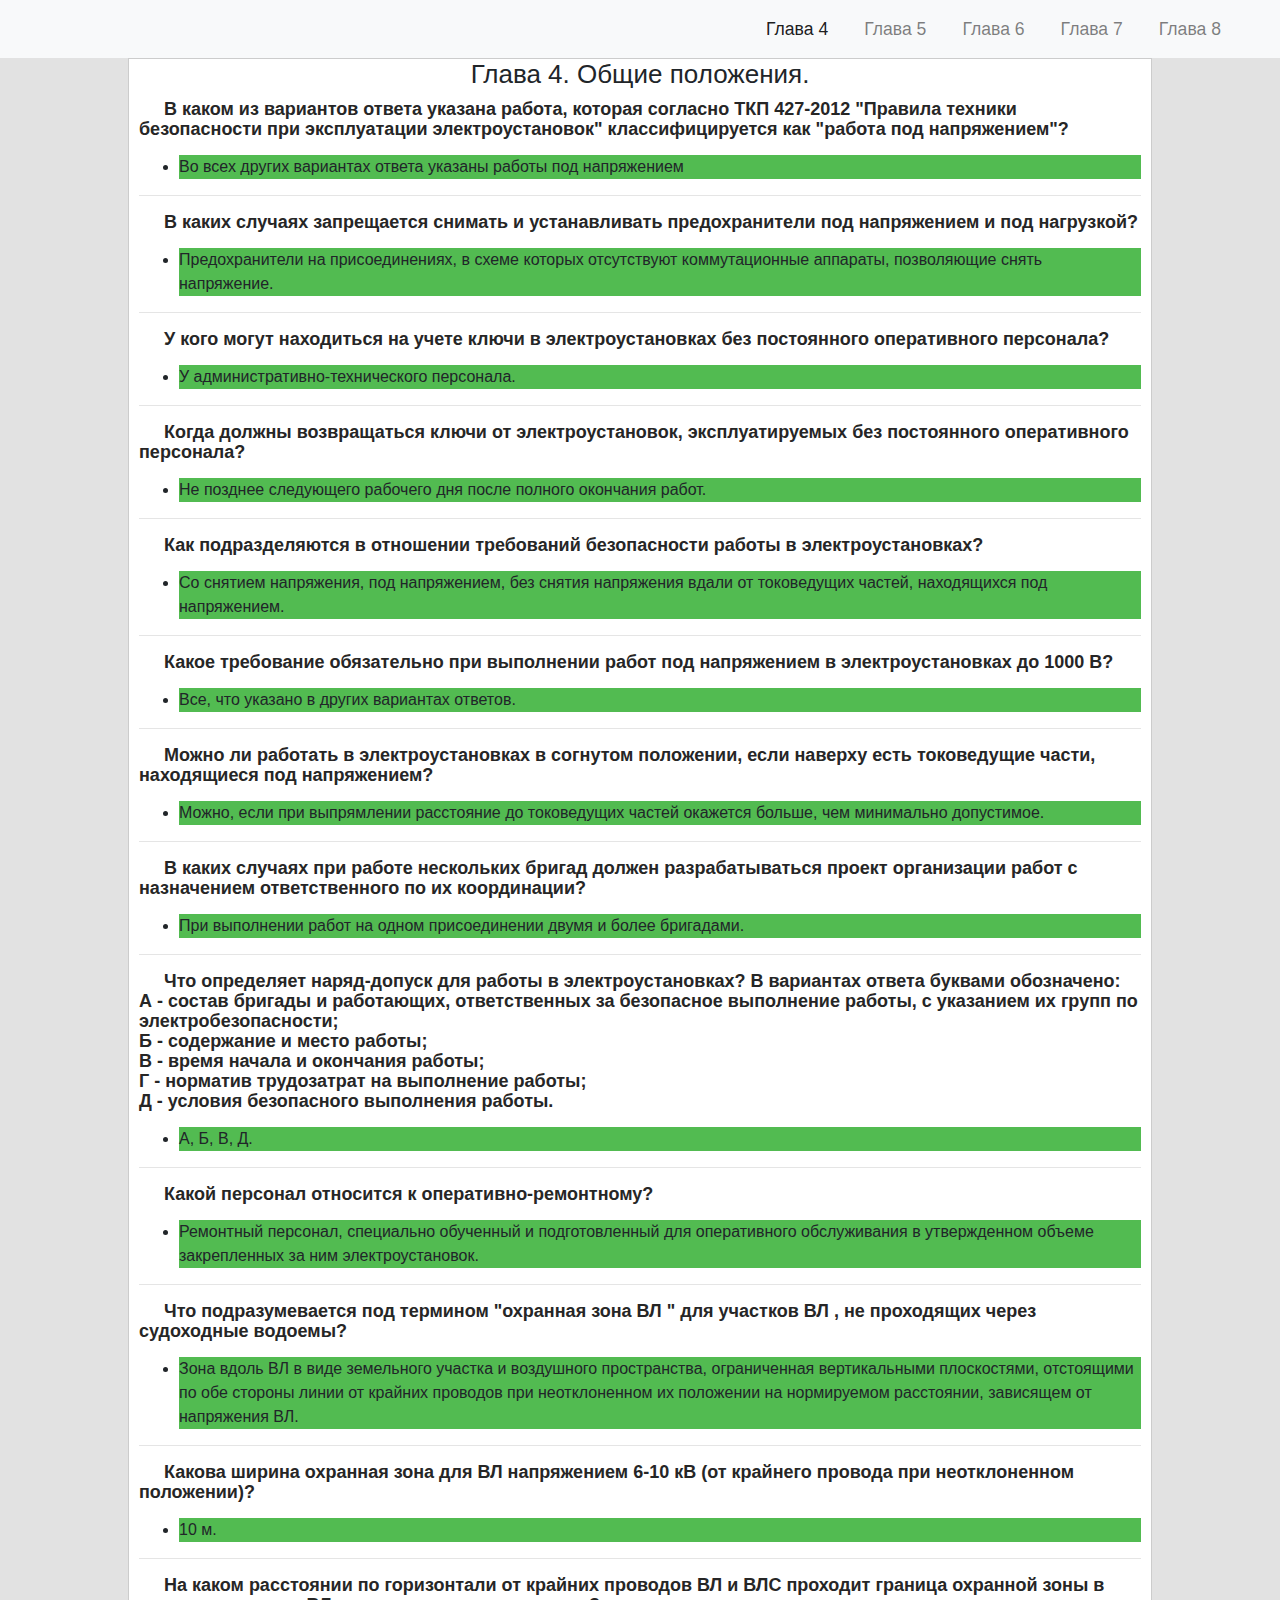
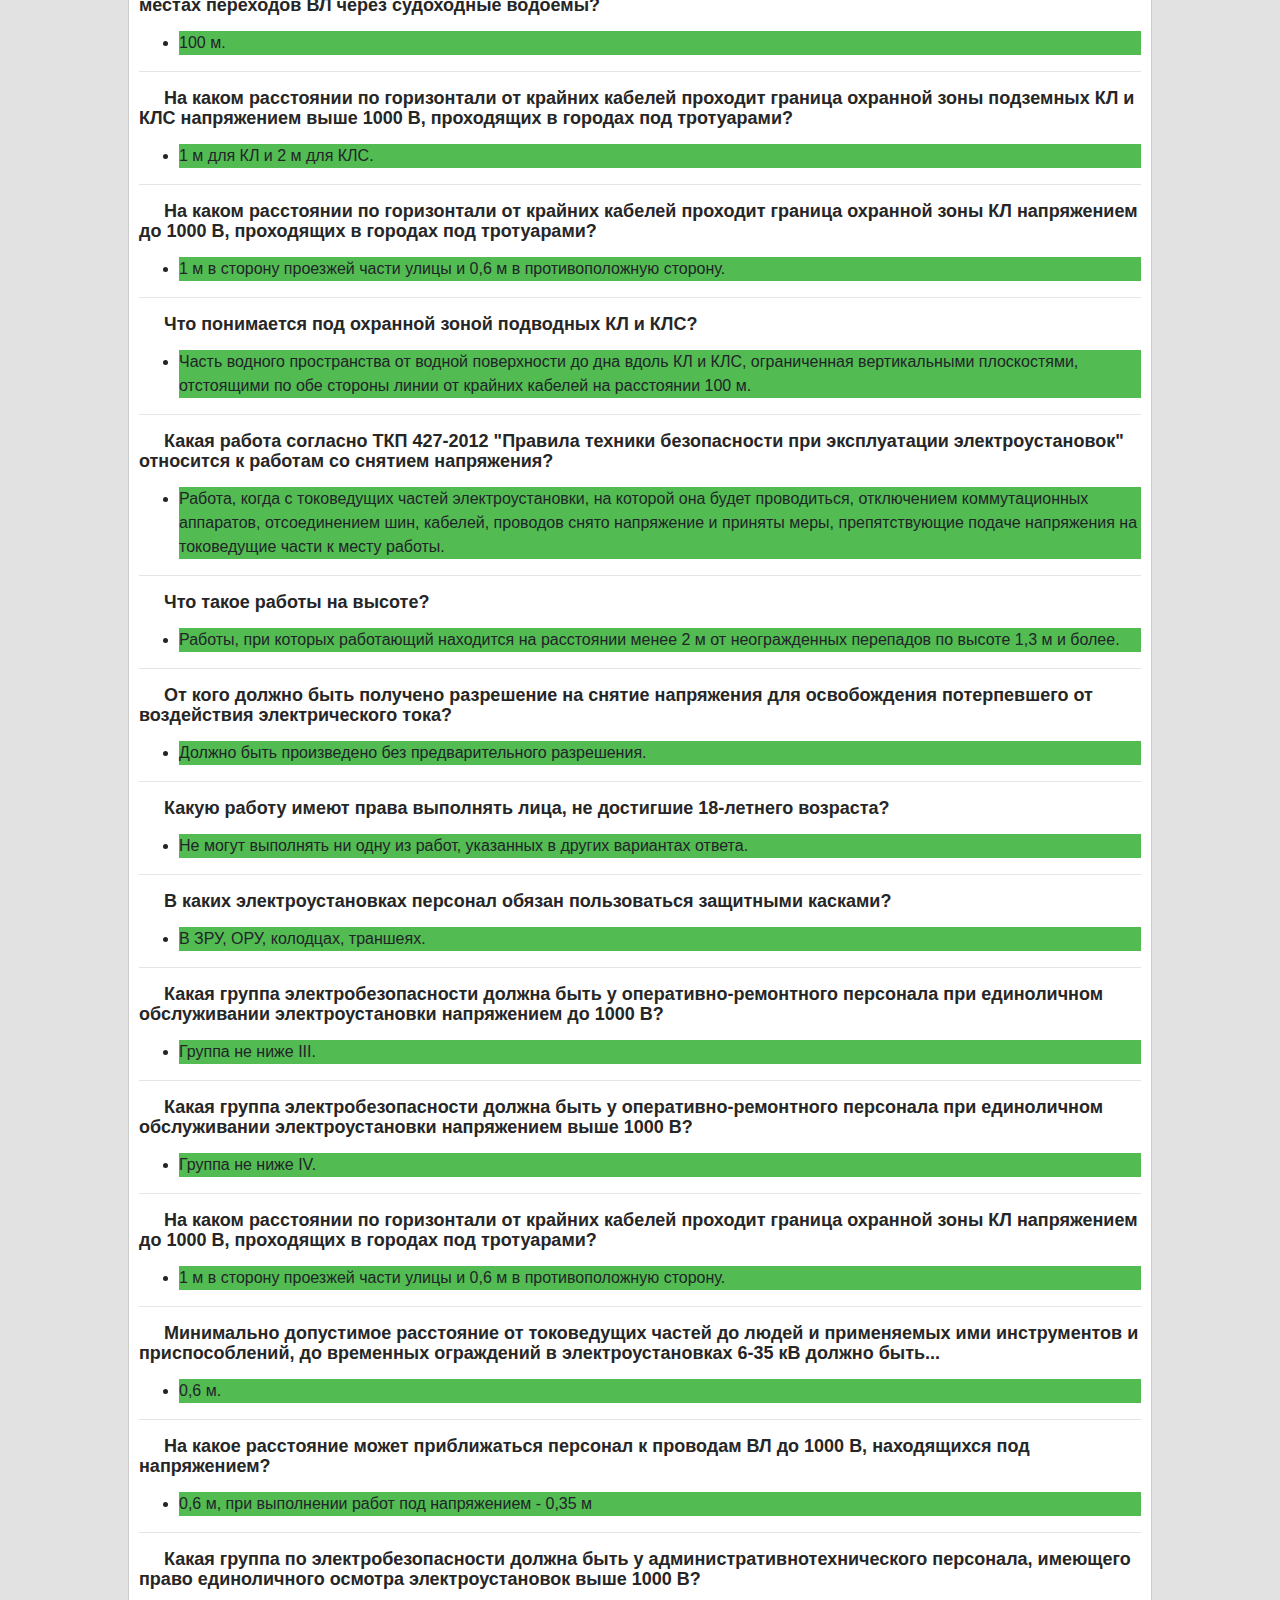
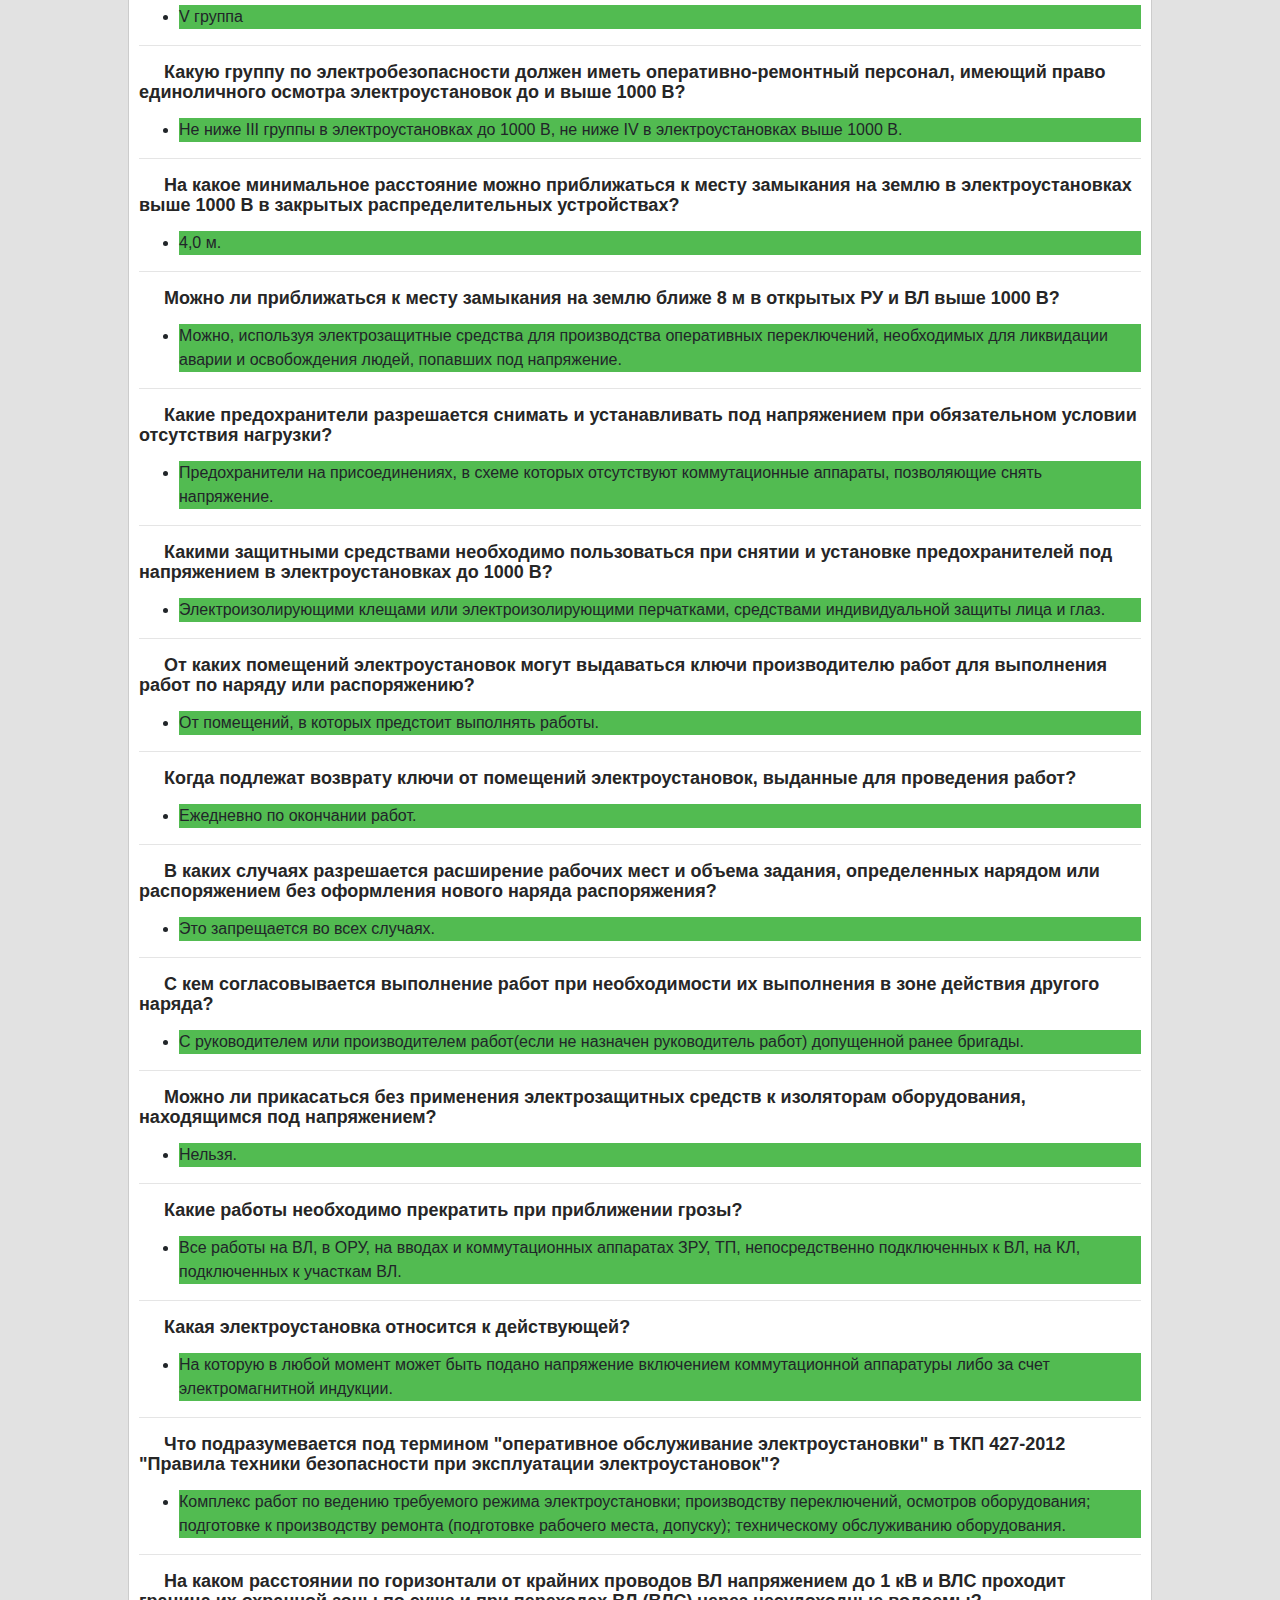
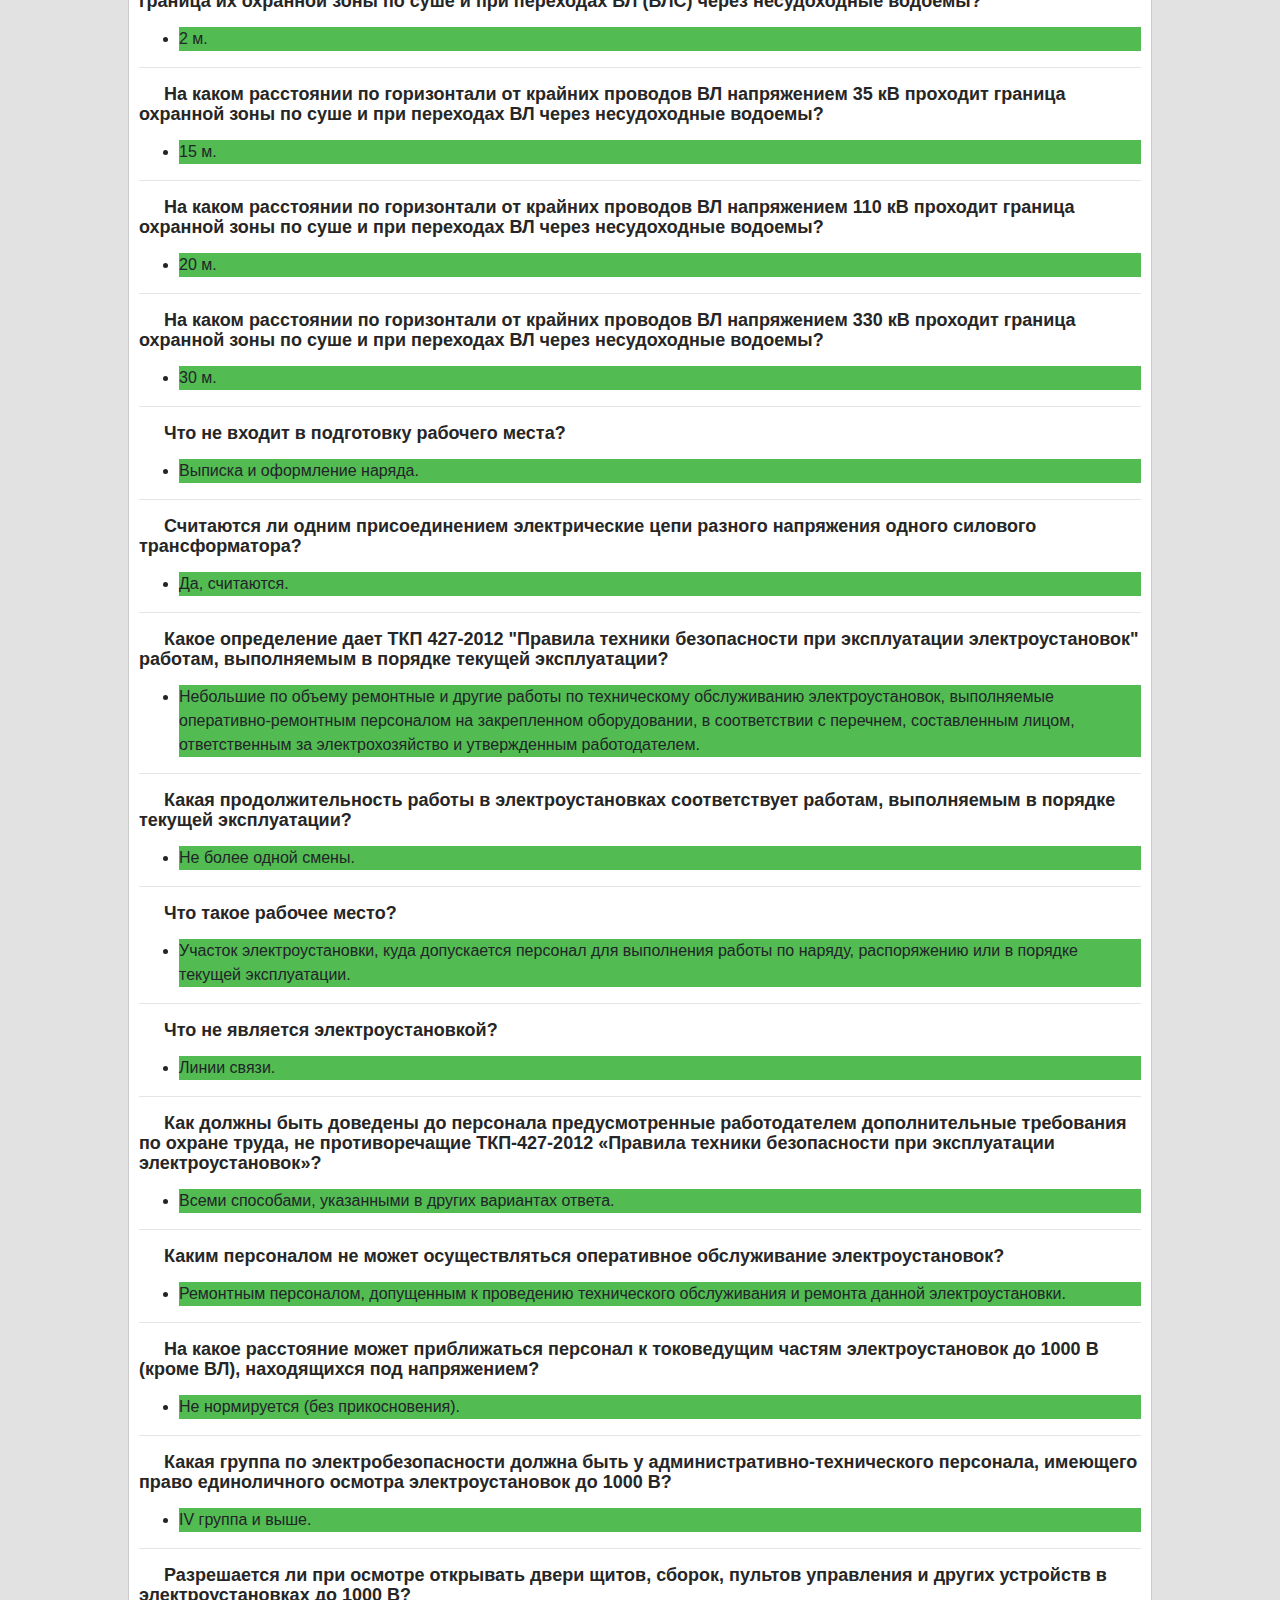
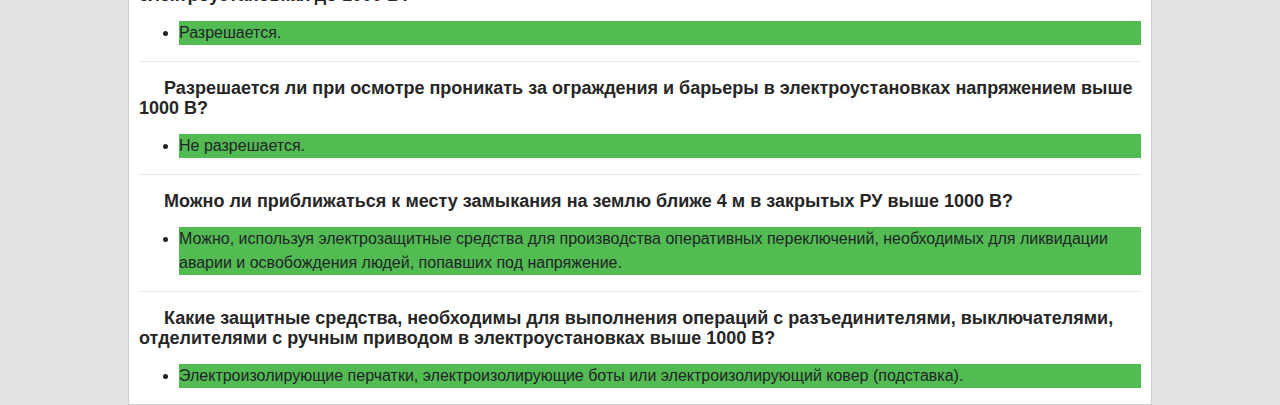
<file: index.html>
<!DOCTYPE html>
<html lang="ru">
<head>
  <meta charset="UTF-8">
  <meta name="viewport" content="width=device-width, initial-scale=1.0">
  <meta http-equiv="X-UA-Compatible" content="ie=edge">
  <link rel="stylesheet" href="https://stackpath.bootstrapcdn.com/bootstrap/4.4.1/css/bootstrap.min.css">
  <script src="https://code.jquery.com/jquery-3.4.1.slim.min.js" integrity="sha384-J6qa4849blE2+poT4WnyKhv5vZF5SrPo0iEjwBvKU7imGFAV0wwj1yYfoRSJoZ+n" crossorigin="anonymous"></script>
  <script src="https://cdn.jsdelivr.net/npm/popper.js@1.16.0/dist/umd/popper.min.js" integrity="sha384-Q6E9RHvbIyZFJoft+2mJbHaEWldlvI9IOYy5n3zV9zzTtmI3UksdQRVvoxMfooAo" crossorigin="anonymous"></script>
  <script src="https://stackpath.bootstrapcdn.com/bootstrap/4.4.1/js/bootstrap.min.js" integrity="sha384-wfSDF2E50Y2D1uUdj0O3uMBJnjuUD4Ih7YwaYd1iqfktj0Uod8GCExl3Og8ifwB6" crossorigin="anonymous"></script>
  <link rel="stylesheet" href="style.css" type="text/css">
  <title>ТКП-427</title>
</head>
<body>
  <nav class="navbar navbar-expand-lg navbar-light bg-light sticky-top">
    <div class="container-fluid">
      <button class="navbar-toggler" type="button" data-toggle="collapse" data-target="#navbarResponsive">
        <span class="navbar-toggler-icon"></span>
      </button>
      <div class="collapse navbar-collapse" id="navbarResponsive">
        <ul class="navbar-nav ml-auto">
          <li class="nav-item">
            <a href="index.html" class="nav-link active">Глава 4</a>
          </li>
          <li class="nav-item">
            <a href="tkp_5.html" class="nav-link">Глава 5</a>
          </li>
          <li class="nav-item">
            <a href="tkp_6.html" class="nav-link">Глава 6</a>
          </li>
          <li class="nav-item">
            <a href="tkp_7.html" class="nav-link">Глава 7</a>
          </li> 		
          <li class="nav-item">
            <a href="tkp_8.html" class="nav-link">Глава 8</a>
          </li>                           
        </ul>
      </div>
    </div>
  </nav>
  <title>ТКП-427</title>
</head>
<body>
  <div class="body">
    <h2>Глава 4. Общие положения.</h2>
    <div class="question">
      <p>В каком из вариантов ответа указана работа, которая согласно ТКП 427-2012 "Правила техники безопасности при эксплуатации электроустановок" классифицируется как "работа под напряжением"?</p>
      <ul>
        <li class='true_answer'>Во всех других вариантах ответа указаны работы под напряжением</li>
      </ul>
    </div>
    <hr>
    <div class="question">
      <p>В каких случаях запрещается снимать и устанавливать предохранители под напряжением и под нагрузкой?</p>
      <ul>
        <li class='true_answer'>Предохранители на присоединениях, в схеме которых отсутствуют коммутационные аппараты, позволяющие снять напряжение.</li>
      </ul>
    </div>
    <hr>
    <div class="question">
      <p>У кого могут находиться на учете ключи в электроустановках без постоянного оперативного персонала?</p>
      <ul>
        <li class='true_answer'>У административно-технического персонала.</li>
      </ul>
    </div>
    <hr>
    <div class="question">
      <p>Когда должны возвращаться ключи от электроустановок, эксплуатируемых без постоянного оперативного персонала?</p>
      <ul>
        <li class='true_answer'>Не позднее следующего рабочего дня после полного окончания работ.</li>
      </ul>
    </div>
    <hr>
    <div class="question">
      <p>Как подразделяются в отношении требований безопасности работы в электроустановках?</p>
      <ul>
        <li class='true_answer'>Со снятием напряжения, под напряжением, без снятия напряжения вдали от токоведущих частей, находящихся под напряжением.</li>
      </ul>
    </div>
    <hr>
    <div class="question">
      <p>Какое требование обязательно при выполнении работ под напряжением в электроустановках до 1000 В?</p>
      <ul>
        <li class='true_answer'>Все, что указано в других вариантах ответов.</li>
      </ul>
    </div>
    <hr>
    <div class="question">
      <p>Можно ли работать в электроустановках в согнутом положении, если наверху есть токоведущие части, находящиеся под напряжением?</p>
      <ul>
        <li class='true_answer'>Можно, если при выпрямлении расстояние до токоведущих частей окажется больше, чем минимально допустимое.</li>
      </ul>
    </div>
    <hr>
    <div class="question">
      <p>В каких случаях при работе нескольких бригад должен разрабатываться проект организации работ с назначением ответственного по их координации?</p>
      <ul>
        <li class='true_answer'>При выполнении работ на одном присоединении двумя и более бригадами.</li>
      </ul>
    </div>
    <hr>
    <div class="question">
      <p>Что определяет наряд-допуск для работы в электроустановках?
В вариантах ответа буквами обозначено: <br>А - состав бригады и работающих, ответственных за безопасное выполнение работы, с указанием их групп по электробезопасности; <br>Б - содержание и место работы; <br>В - время начала и окончания работы; <br>Г - норматив трудозатрат на выполнение работы; <br>Д - условия безопасного выполнения работы.</p>
      <ul>
        <li class='true_answer'>А, Б, В, Д.</li>
      </ul>
    </div>
    <hr>
    <div class="question">
      <p>Какой персонал относится к оперативно-ремонтному?</p>
      <ul>
        <li class='true_answer'>Ремонтный персонал, специально обученный и подготовленный для оперативного обслуживания в утвержденном объеме закрепленных за ним электроустановок.</li>
      </ul>
    </div>
    <hr>
    <div class="question">
      <p>Что подразумевается под термином "охранная зона ВЛ " для участков ВЛ , не проходящих через судоходные водоемы?</p>
      <ul>
        <li class='true_answer'>Зона вдоль ВЛ в виде земельного участка и воздушного пространства, ограниченная вертикальными плоскостями, отстоящими по обе стороны линии от крайних проводов при неотклоненном их положении на нормируемом расстоянии, зависящем от напряжения ВЛ.</li>
      </ul>
    </div>
    <hr>
    <div class="question">
      <p>Какова ширина охранная зона для ВЛ напряжением 6-10 кВ (от крайнего провода при неотклоненном положении)?</p>
      <ul>
        <li class='true_answer'>10 м.</li>
      </ul>
    </div>
    <hr>
    <div class="question">
      <p>На каком расстоянии по горизонтали от крайних проводов ВЛ и ВЛС проходит граница охранной зоны в местах переходов ВЛ через судоходные водоемы?</p>
      <ul>
        <li class='true_answer'>100 м.</li>
      </ul>
    </div>
    <hr>
    <div class="question">
      <p>На каком расстоянии по горизонтали от крайних кабелей проходит граница охранной зоны подземных КЛ и КЛС напряжением выше 1000 В, проходящих в городах под тротуарами?</p>
      <ul>
        <li class='true_answer'>1 м для КЛ и 2 м для КЛС.</li>
      </ul>
    </div>
    <hr>
    <div class="question">
      <p>На каком расстоянии по горизонтали от крайних кабелей проходит граница охранной зоны КЛ напряжением до 1000 В, проходящих в городах под тротуарами?</p>
      <ul>
        <li class='true_answer'>1 м в сторону проезжей части улицы и 0,6 м в противоположную сторону.</li>
      </ul>
    </div>
    <hr>
    <div class="question">
      <p>Что понимается под охранной зоной подводных КЛ и КЛС?</p>
      <ul>
        <li class='true_answer'>Часть водного пространства от водной поверхности до дна вдоль КЛ и КЛС, ограниченная вертикальными плоскостями, отстоящими по обе стороны линии от крайних кабелей на расстоянии 100 м.</li>
      </ul>
    </div>
    <hr>
    <div class="question">
      <p>Какая работа согласно ТКП 427-2012 "Правила техники безопасности при эксплуатации электроустановок" относится к работам со снятием напряжения?</p>
      <ul>
        <li class='true_answer'>Работа, когда с токоведущих частей электроустановки, на которой она будет проводиться, отключением коммутационных аппаратов, отсоединением шин, кабелей, проводов снято напряжение и приняты меры, препятствующие подаче напряжения на токоведущие части к месту работы.</li>
      </ul>
    </div>
    <hr>
    <div class="question">
      <p>Что такое работы на высоте?</p>
      <ul>
        <li class='true_answer'>Работы, при которых работающий находится на расстоянии менее 2 м от неогражденных перепадов по высоте 1,3 м и более.</li>
      </ul>
    </div>
    <hr>
    <div class="question">
      <p>От кого должно быть получено разрешение на снятие напряжения для освобождения потерпевшего от воздействия электрического тока?</p>
      <ul>
        <li class='true_answer'>Должно быть произведено без предварительного разрешения.</li>
      </ul>
    </div>
    <hr>
    <div class="question">
      <p>Какую работу имеют права выполнять лица, не достигшие 18-летнего возраста?</p>
      <ul>
        <li class='true_answer'>Не могут выполнять ни одну из работ, указанных в других вариантах ответа.</li>
      </ul>
    </div>
    <hr>
    <div class="question">
      <p>В каких электроустановках персонал обязан пользоваться защитными касками?</p>
      <ul>
        <li class='true_answer'>В ЗРУ, ОРУ, колодцах, траншеях.</li>
      </ul>
    </div>
    <hr>
    <div class="question">
      <p>Какая группа электробезопасности должна быть у оперативно-ремонтного персонала при единоличном обслуживании электроустановки напряжением до 1000 В?</p>
      <ul>
        <li class='true_answer'>Группа не ниже III.</li>
      </ul>
    </div>
    <hr>
    <div class="question">
      <p>Какая группа электробезопасности должна быть у оперативно-ремонтного персонала при единоличном обслуживании электроустановки напряжением выше 1000 В?</p>
      <ul>
        <li class='true_answer'>Группа не ниже IV.</li>
      </ul>
    </div>
    <hr>
    <div class="question">
      <p>На каком расстоянии по горизонтали от крайних кабелей проходит граница охранной зоны КЛ напряжением до 1000 В, проходящих в городах под тротуарами?</p>
      <ul>
        <li class='true_answer'>1 м в сторону проезжей части улицы и 0,6 м в противоположную сторону.</li>
      </ul>
    </div>
    <hr>
    <div class="question">
      <p>Минимально допустимое расстояние от токоведущих частей до людей и применяемых ими инструментов и приспособлений, до временных ограждений в электроустановках 6-35 кВ должно быть...</p>
      <ul>
        <li class='true_answer'>0,6 м.</li>
      </ul>
    </div>
    <hr>
    <div class="question">
      <p>На какое расстояние может приближаться персонал к проводам ВЛ до 1000 В, находящихся под напряжением?</p>
      <ul>
        <li class='true_answer'>0,6 м, при выполнении работ под напряжением - 0,35 м</li>
      </ul>
    </div>
    <hr>
    <div class="question">
      <p>Какая группа по электробезопасности должна быть у административнотехнического персонала, имеющего право единоличного осмотра электроустановок выше 1000 В?</p>
      <ul>
        <li class='true_answer'>V группа</li>
      </ul>
    </div>
    <hr>
    <div class="question">
      <p>Какую группу по электробезопасности должен иметь оперативно-ремонтный персонал, имеющий право единоличного осмотра электроустановок до и выше 1000 В?</p>
      <ul>
        <li class='true_answer'>Не ниже III группы в электроустановках до 1000 В, не ниже IV в электроустановках выше 1000 В.</li>
      </ul>
    </div>
    <hr>
    <div class="question">
      <p>На какое минимальное расстояние можно приближаться к месту замыкания на землю в электроустановках выше 1000 В в закрытых распределительных устройствах?</p>
      <ul>
        <li class='true_answer'>4,0 м.</li>
      </ul>
    </div>
    <hr>
    <div class="question">
      <p>Можно ли приближаться к месту замыкания на землю ближе 8 м в открытых РУ и ВЛ выше 1000 В?</p>
      <ul>
        <li class='true_answer'>Можно, используя электрозащитные средства для производства оперативных переключений, необходимых для ликвидации аварии и освобождения людей, попавших под напряжение.</li>
      </ul>
    </div>
    <hr>
    <div class="question">
      <p>Какие предохранители разрешается снимать и устанавливать под напряжением при обязательном условии отсутствия нагрузки?</p>
      <ul>
        <li class='true_answer'>Предохранители на присоединениях, в схеме которых отсутствуют коммутационные аппараты, позволяющие снять напряжение.</li>
      </ul>
    </div>
    <hr>
    <div class="question">
      <p>Какими защитными средствами необходимо пользоваться при снятии и установке предохранителей под напряжением в электроустановках до 1000 В?</p>
      <ul>
        <li class='true_answer'>Электроизолирующими клещами или электроизолирующими перчатками, средствами индивидуальной защиты лица и глаз.</li>
      </ul>
    </div>
    <hr>
    <div class="question">
      <p>От каких помещений электроустановок могут выдаваться ключи производителю работ для выполнения работ по наряду или распоряжению?</p>
      <ul>
        <li class='true_answer'>От помещений, в которых предстоит выполнять работы.</li>
      </ul>
    </div>
    <hr>
    <div class="question">
      <p>Когда подлежат возврату ключи от помещений электроустановок, выданные для проведения работ?</p>
      <ul>
        <li class='true_answer'>Ежедневно по окончании работ.</li>
      </ul>
    </div>
    <hr>
    <div class="question">
      <p>В каких случаях разрешается расширение рабочих мест и объема задания, определенных нарядом или распоряжением без оформления нового наряда распоряжения?</p>
      <ul>
        <li class='true_answer'>Это запрещается во всех случаях.</li>
      </ul>
    </div>
    <hr>
    <div class="question">
      <p>С кем согласовывается выполнение работ при необходимости их выполнения в зоне действия другого наряда?</p>
      <ul>
        <li class='true_answer'>С руководителем или производителем работ(если не назначен руководитель работ) допущенной ранее бригады.</li>
      </ul>
    </div>
    <hr>
    <div class="question">
      <p>Можно ли прикасаться без применения электрозащитных средств к изоляторам оборудования, находящимся под напряжением?</p>
      <ul>
        <li class='true_answer'>Нельзя.</li>
      </ul>
    </div>
    <hr>
    <div class="question">
      <p>Какие работы необходимо прекратить при приближении грозы?</p>
      <ul>
        <li class='true_answer'>Все работы на ВЛ, в ОРУ, на вводах и коммутационных аппаратах ЗРУ, ТП, непосредственно подключенных к ВЛ, на КЛ, подключенных к участкам ВЛ.</li>
      </ul>
    </div>
    <hr>
    <div class="question">
      <p>Какая электроустановка относится к действующей?</p>
      <ul>
        <li class='true_answer'>На которую в любой момент может быть подано напряжение включением коммутационной аппаратуры либо за счет электромагнитной индукции.</li>
      </ul>
    </div>
    <hr>
    <div class="question">
      <p>Что подразумевается под термином "оперативное обслуживание электроустановки" в ТКП 427-2012 "Правила техники безопасности при эксплуатации электроустановок"?</p>
      <ul>
        <li class='true_answer'>Комплекс работ по ведению требуемого режима электроустановки; производству переключений, осмотров оборудования; подготовке к производству ремонта (подготовке рабочего места, допуску); техническому обслуживанию оборудования.</li>
      </ul>
    </div>
    <hr>
    <div class="question">
      <p>На каком расстоянии по горизонтали от крайних проводов ВЛ напряжением до 1 кВ и ВЛС проходит граница их охранной зоны по суше и при переходах ВЛ (ВЛС) через несудоходные водоемы?</p>
      <ul>
        <li class='true_answer'>2 м.</li>
      </ul>
    </div>
    <hr>
    <div class="question">
      <p>На каком расстоянии по горизонтали от крайних проводов ВЛ напряжением 35 кВ проходит граница охранной зоны по суше и при переходах ВЛ через несудоходные водоемы?</p>
      <ul>
        <li class='true_answer'>15 м.</li>
      </ul>
    </div>
    <hr>
    <div class="question">
      <p>На каком расстоянии по горизонтали от крайних проводов ВЛ напряжением 110 кВ проходит граница охранной зоны по суше и при переходах ВЛ через несудоходные водоемы?</p>
      <ul>
        <li class='true_answer'>20 м.</li>
      </ul>
    </div>
    <hr>
        <div class="question">
      <p>На каком расстоянии по горизонтали от крайних проводов ВЛ напряжением 330 кВ проходит граница охранной зоны по суше и при переходах ВЛ через несудоходные водоемы?</p>
      <ul>
        <li class='true_answer'>30 м.</li>
      </ul>
    </div>
    <hr>
        <div class="question">
      <p>Что не входит в подготовку рабочего места?</p>
      <ul>
        <li class='true_answer'>Выписка и оформление наряда.</li>
      </ul>
    </div>
    <hr>
        <div class="question">
      <p>Считаются ли одним присоединением электрические цепи разного напряжения одного силового трансформатора?</p>
      <ul>
        <li class='true_answer'>Да, считаются.</li>
      </ul>
    </div>
    <hr>
        <div class="question">
      <p>Какое определение дает ТКП 427-2012 "Правила техники безопасности при эксплуатации электроустановок" работам, выполняемым в порядке текущей эксплуатации?</p>
      <ul>
        <li class='true_answer'>Небольшие по объему ремонтные и другие работы по техническому обслуживанию электроустановок, выполняемые оперативно-ремонтным персоналом на закрепленном оборудовании, в соответствии с перечнем, составленным лицом, ответственным за электрохозяйство и утвержденным работодателем.</li>
      </ul>
    </div>
    <hr>
        <div class="question">
      <p>Какая продолжительность работы в электроустановках соответствует работам, выполняемым в порядке текущей эксплуатации?</p>
      <ul>
        <li class='true_answer'>Не более одной смены.</li>
      </ul>
    </div>
    <hr>
        <div class="question">
      <p>Что такое рабочее место?</p>
      <ul>
        <li class='true_answer'>Участок электроустановки, куда допускается персонал для выполнения работы по наряду, распоряжению или в порядке текущей эксплуатации.</li>
      </ul>
    </div>
    <hr>
        <div class="question">
      <p>Что не является электроустановкой?</p>
      <ul>
        <li class='true_answer'>Линии связи.</li>
      </ul>
    </div>
    <hr>
        <div class="question">
      <p>Как должны быть доведены до персонала предусмотренные работодателем дополнительные требования по охране труда, не противоречащие ТКП-427-2012 «Правила техники безопасности при эксплуатации электроустановок»?</p>
      <ul>
        <li class='true_answer'>Всеми способами, указанными в других вариантах ответа.</li>
      </ul>
    </div>
    <hr>
        <div class="question">
      <p>Каким персоналом не может осуществляться оперативное обслуживание электроустановок?</p>
      <ul>
        <li class='true_answer'>Ремонтным персоналом, допущенным к проведению технического обслуживания и ремонта данной электроустановки.</li>
      </ul>
    </div>
    <hr>
        <div class="question">
      <p>На какое расстояние может приближаться персонал к токоведущим частям электроустановок до 1000 В (кроме ВЛ), находящихся под напряжением?</p>
      <ul>
        <li class='true_answer'>Не нормируется (без прикосновения).</li>
      </ul>
    </div>
    <hr>
        <div class="question">
      <p>Какая группа по электробезопасности должна быть у административно-технического персонала, имеющего право единоличного осмотра электроустановок до 1000 В?</p>
      <ul>
        <li class='true_answer'>IV группа и выше.</li>
      </ul>
    </div>
    <hr>
        <div class="question">
      <p>Разрешается ли при осмотре открывать двери щитов, сборок, пультов управления и других устройств в электроустановках до 1000 В?</p>
      <ul>
        <li class='true_answer'>Разрешается.</li>
      </ul>
    </div>
    <hr>
        <div class="question">
      <p>Разрешается ли при осмотре проникать за ограждения и барьеры в электроустановках напряжением выше 1000 В?</p>
      <ul>
        <li class='true_answer'>Не разрешается.</li>
      </ul>
    </div>
    <hr>
        <div class="question">
	      <p>Можно ли приближаться к месту замыкания на землю ближе 4 м в закрытых РУ выше 1000 В?</p>
	      <ul>
	        <li class='true_answer'>Можно, используя электрозащитные средства для производства оперативных переключений, необходимых для ликвидации аварии и освобождения людей, попавших под напряжение.</li>
	      </ul>
    	</div>
    <hr>
        <div class="question">
      <p>Какие защитные средства, необходимы для выполнения операций с разъединителями, выключателями, отделителями с ручным приводом в электроустановках выше 1000 В?</p>
      <ul>
        <li class='true_answer'>Электроизолирующие перчатки, электроизолирующие боты или электроизолирующий ковер (подставка).</li>
      </ul>
    	</div>
  </div>

</body>
</html>
</file>
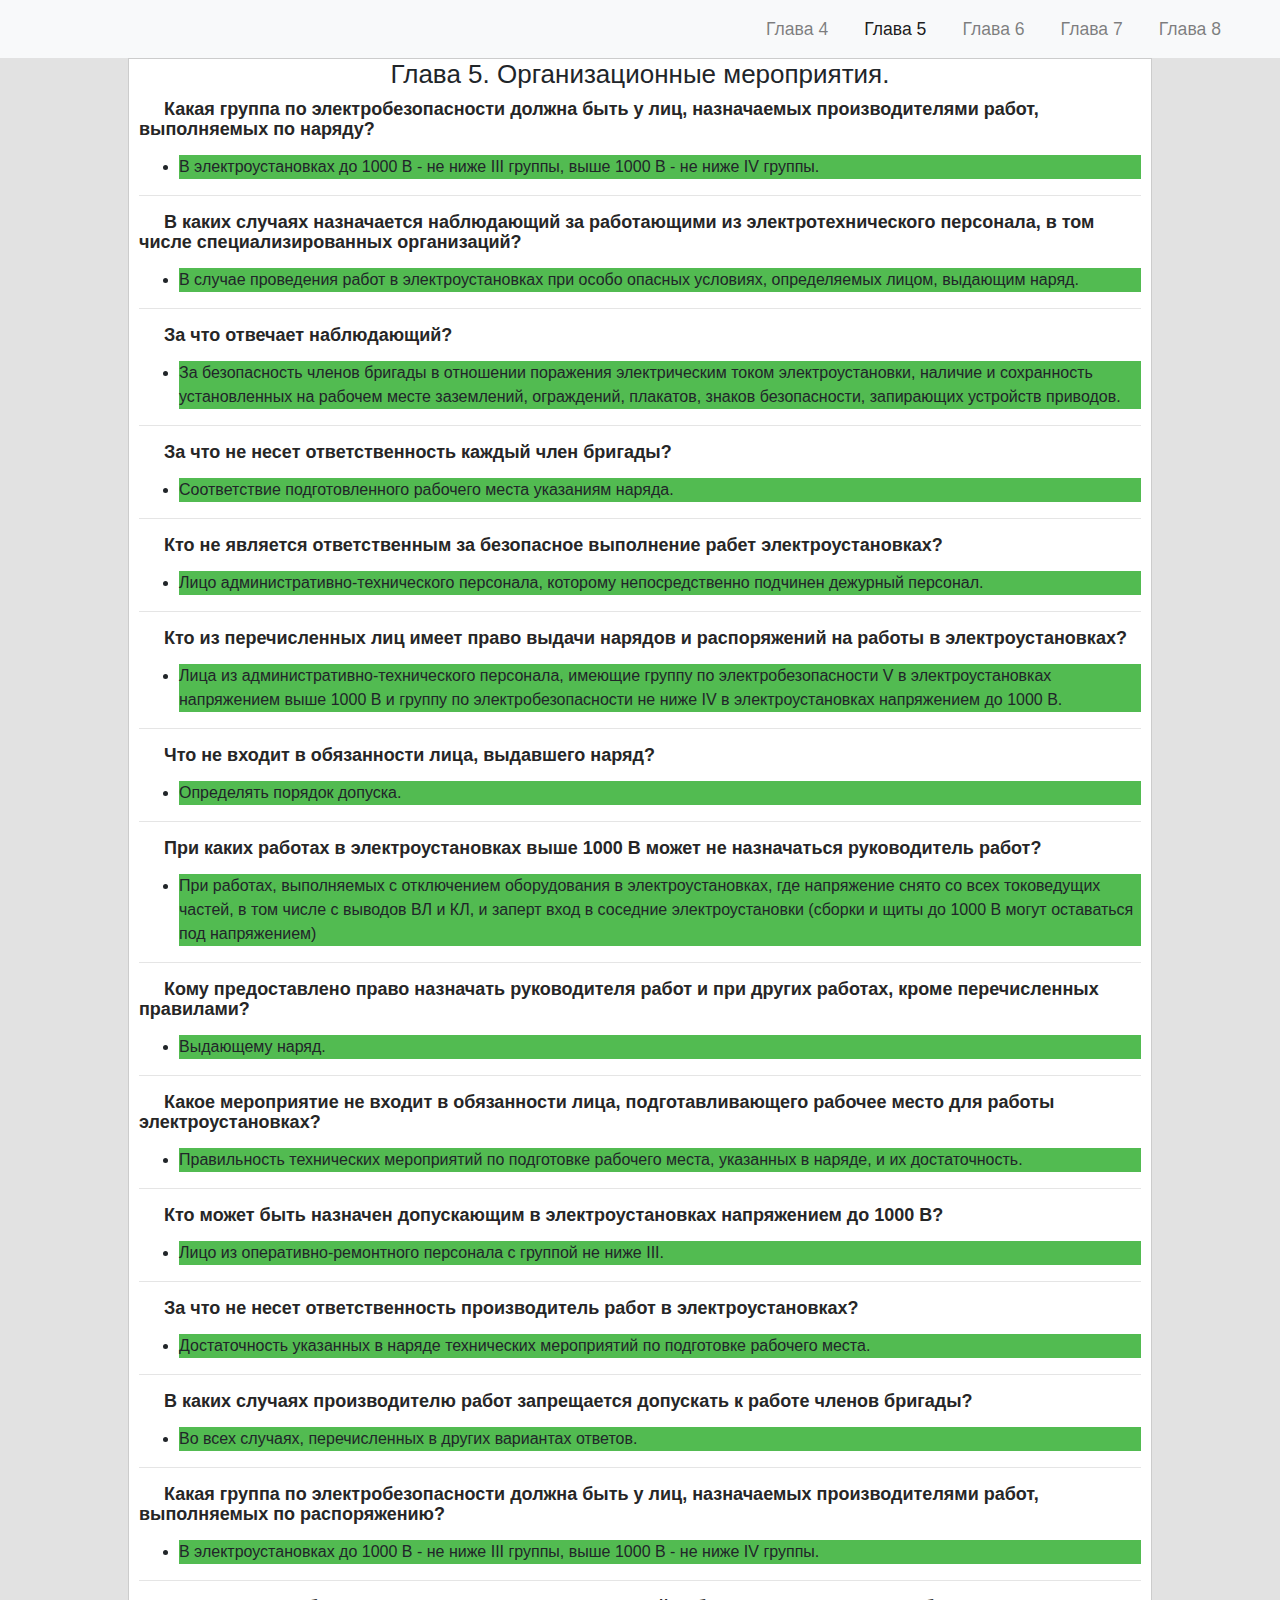
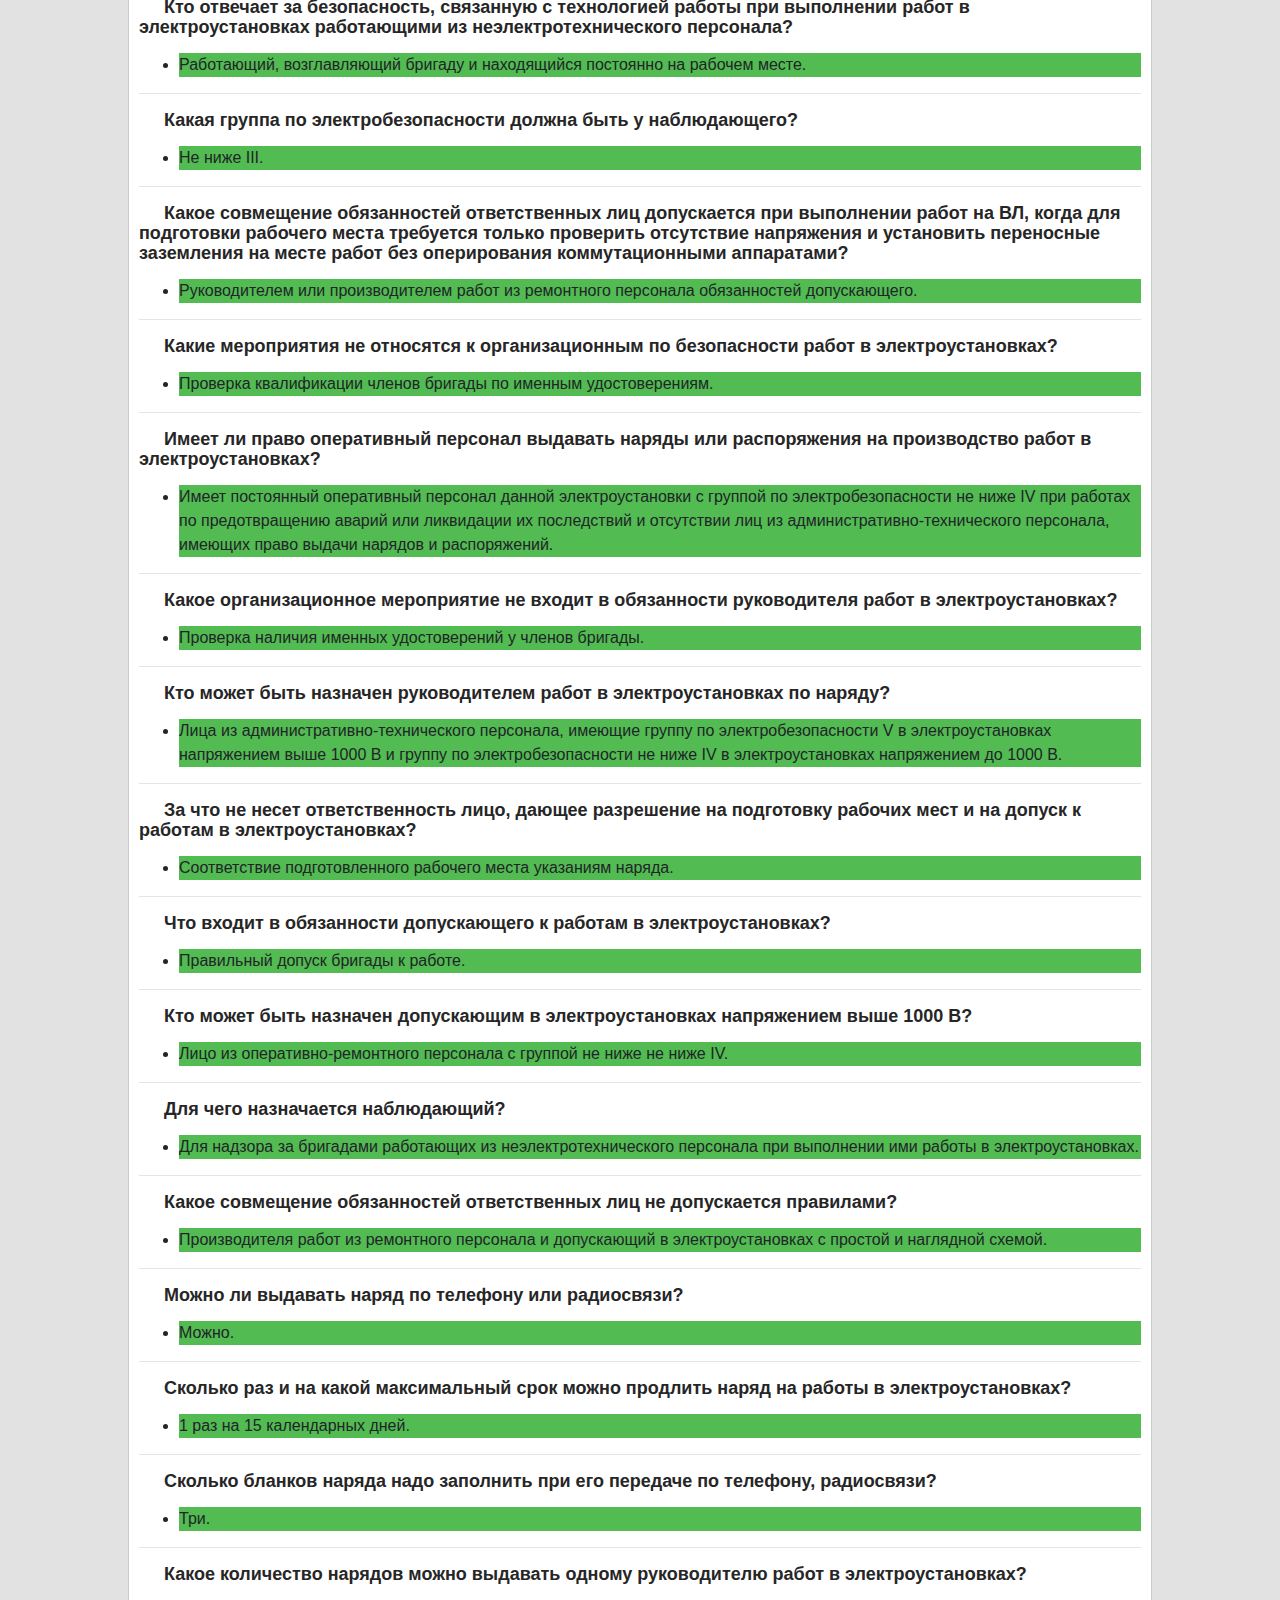
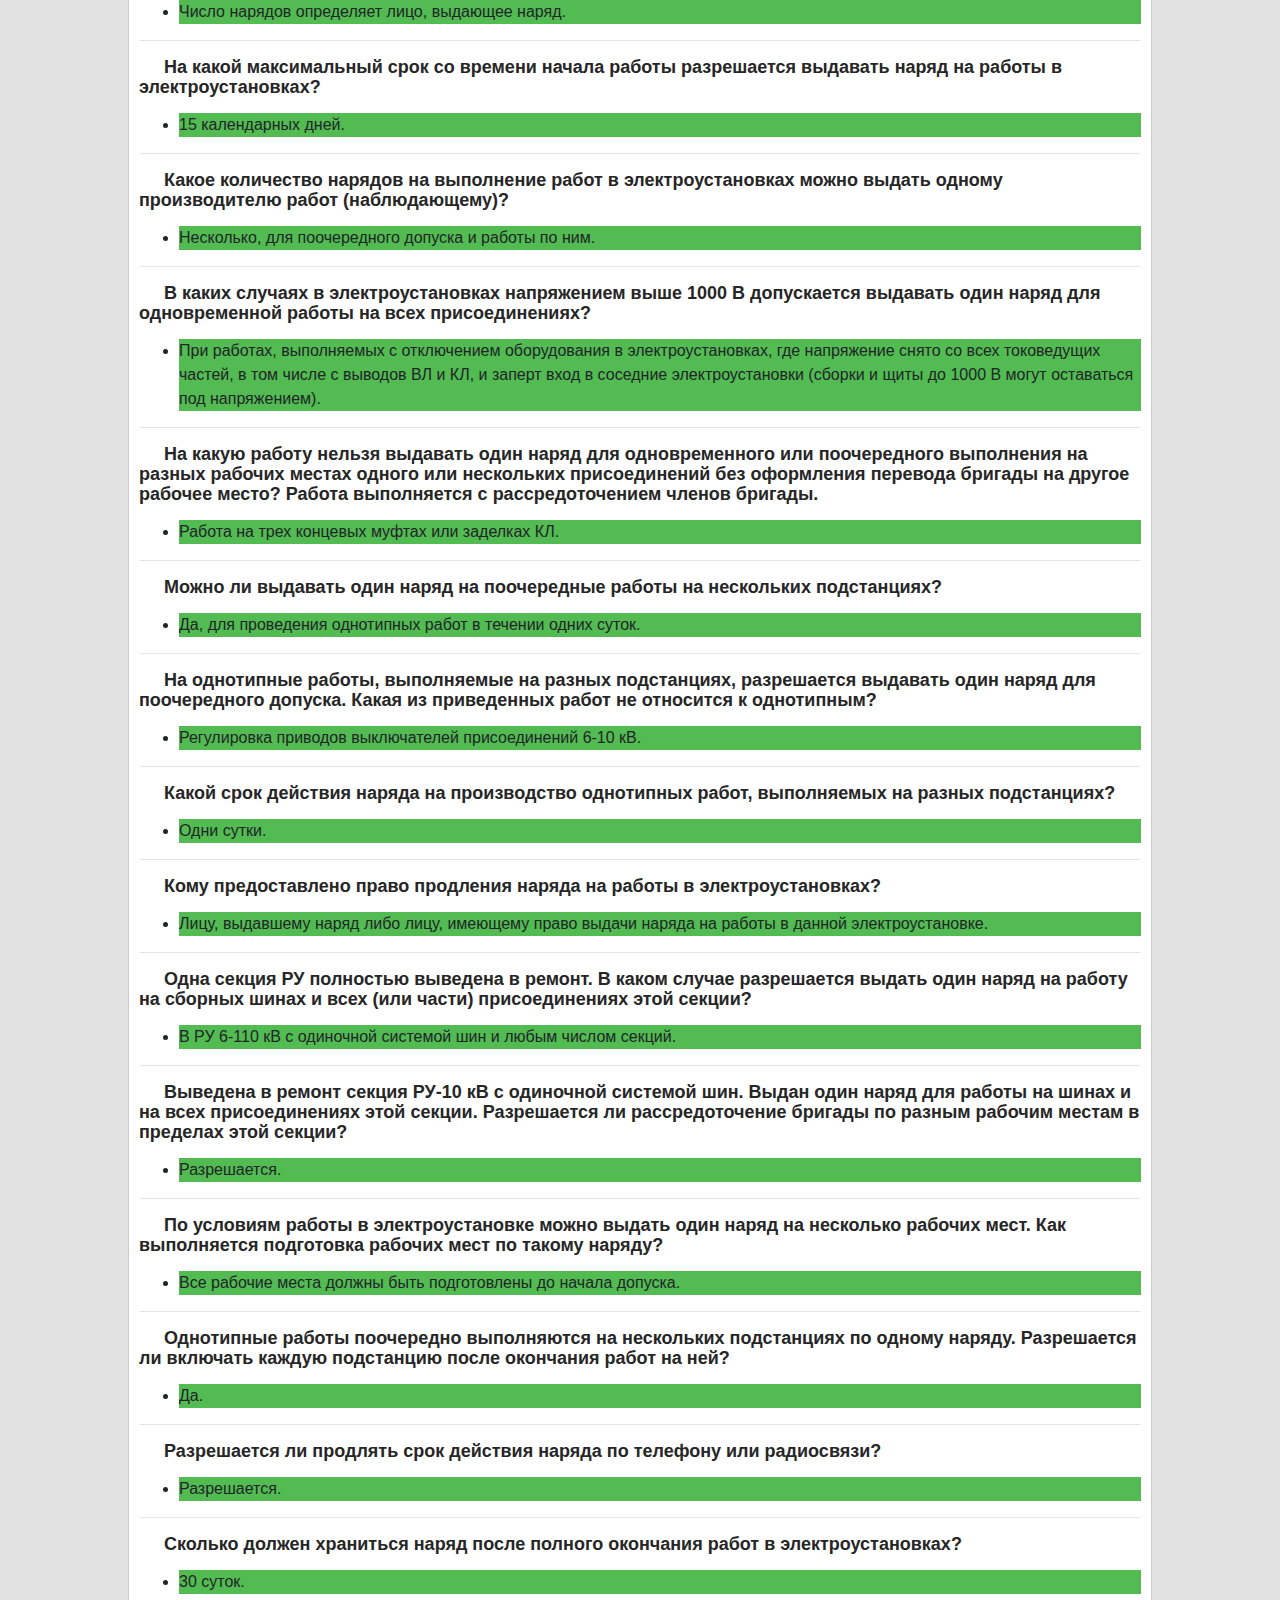
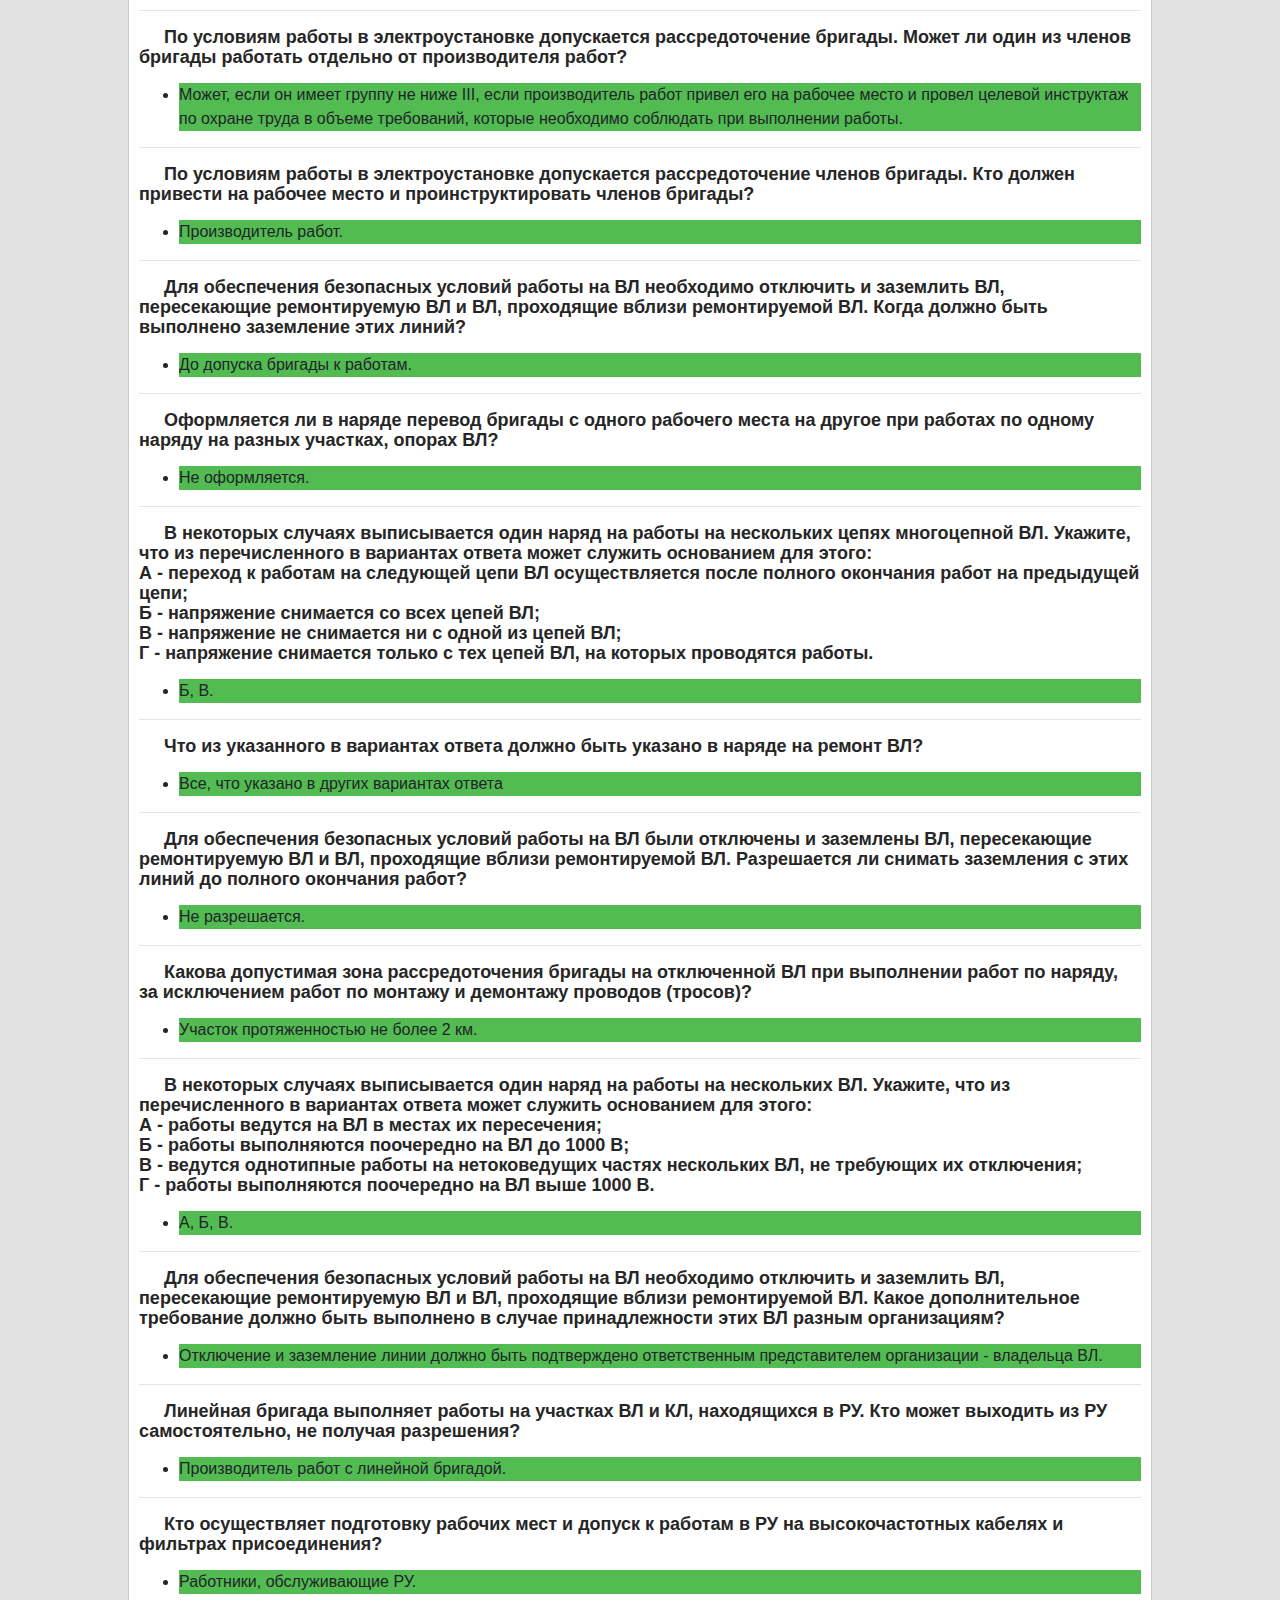
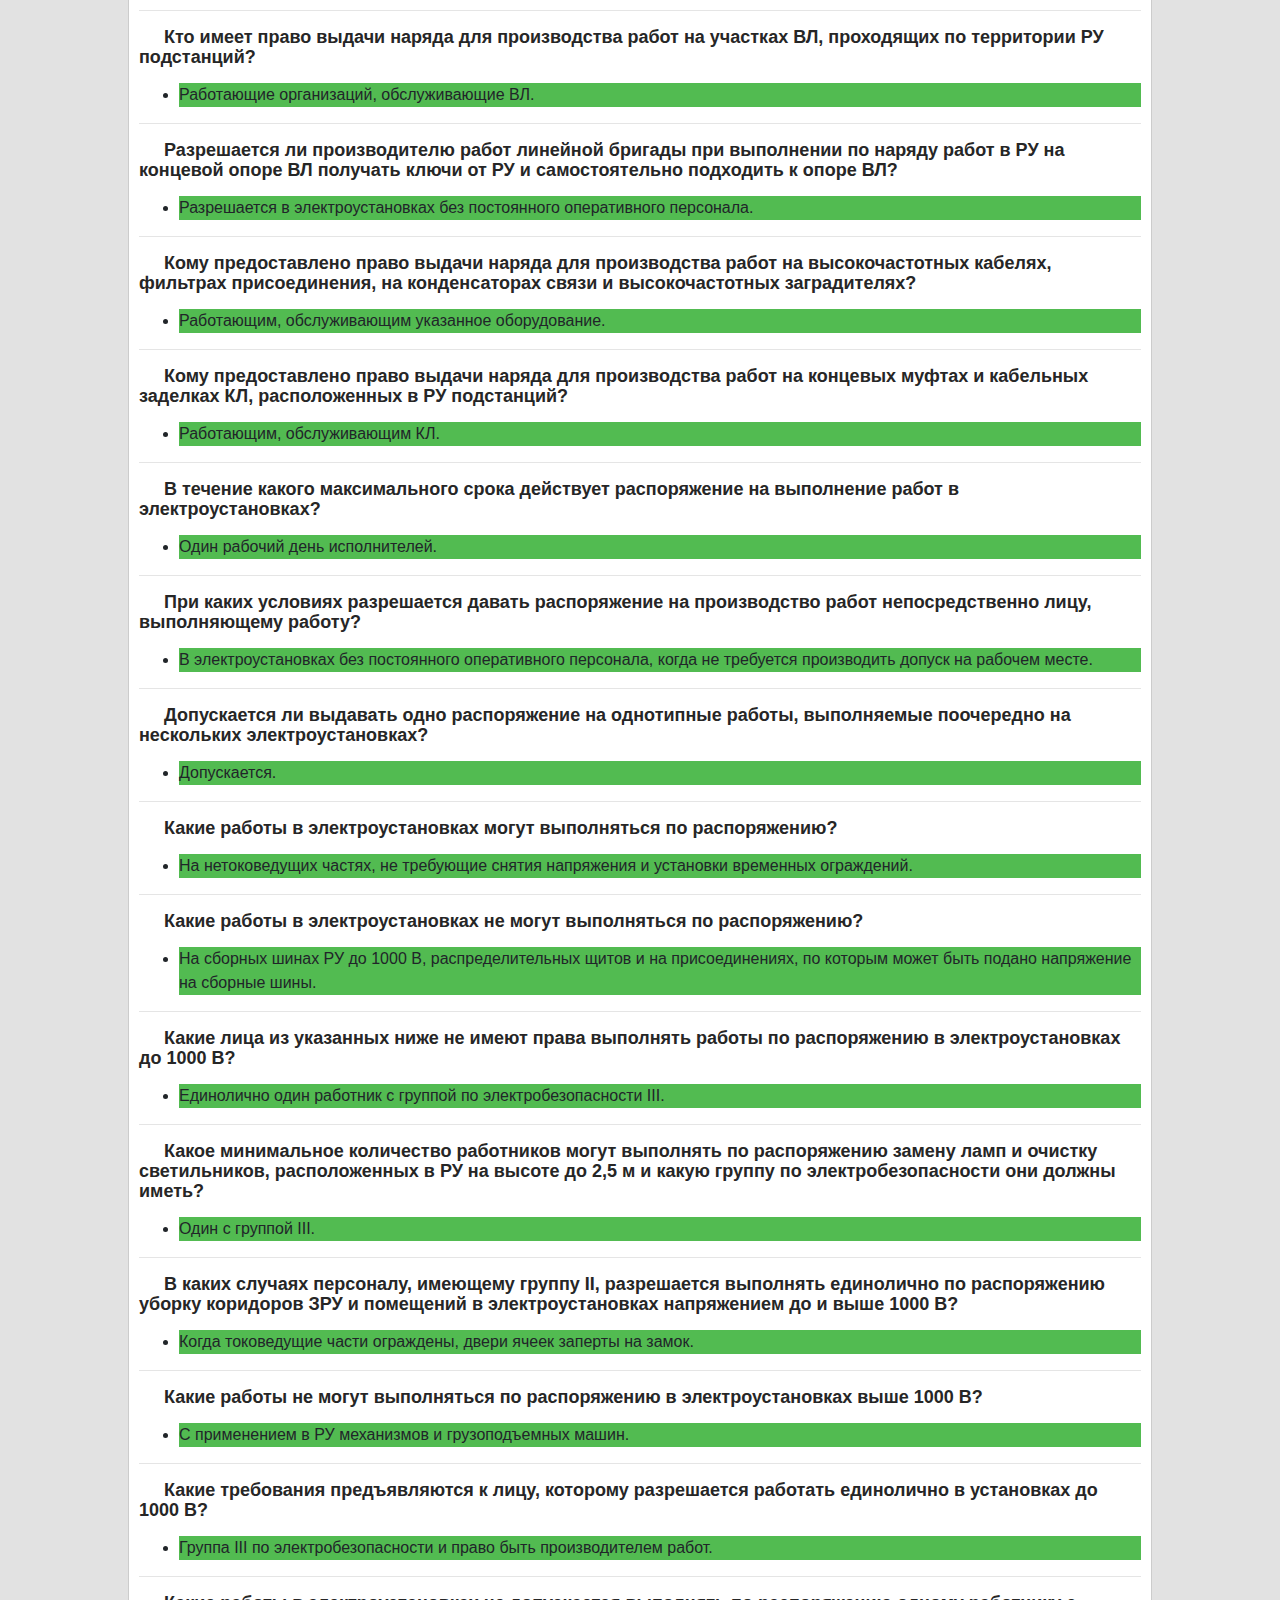
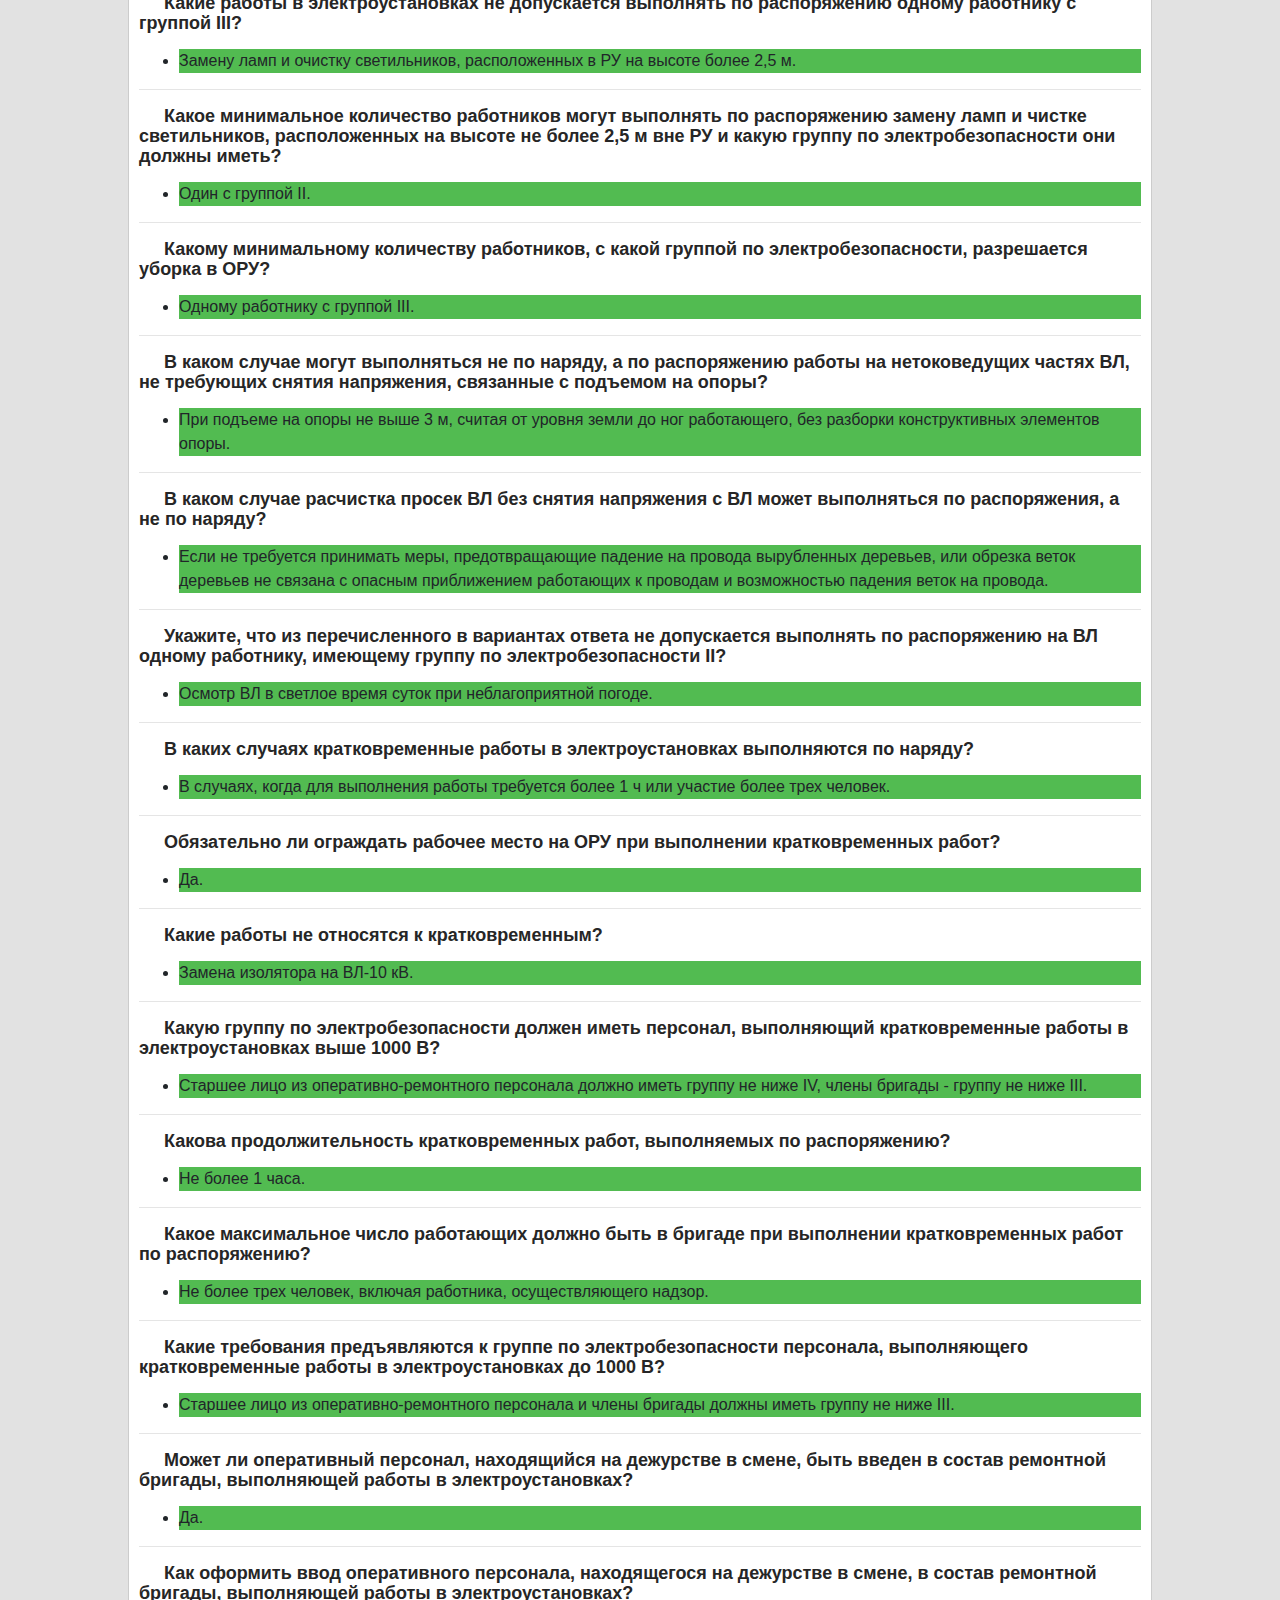
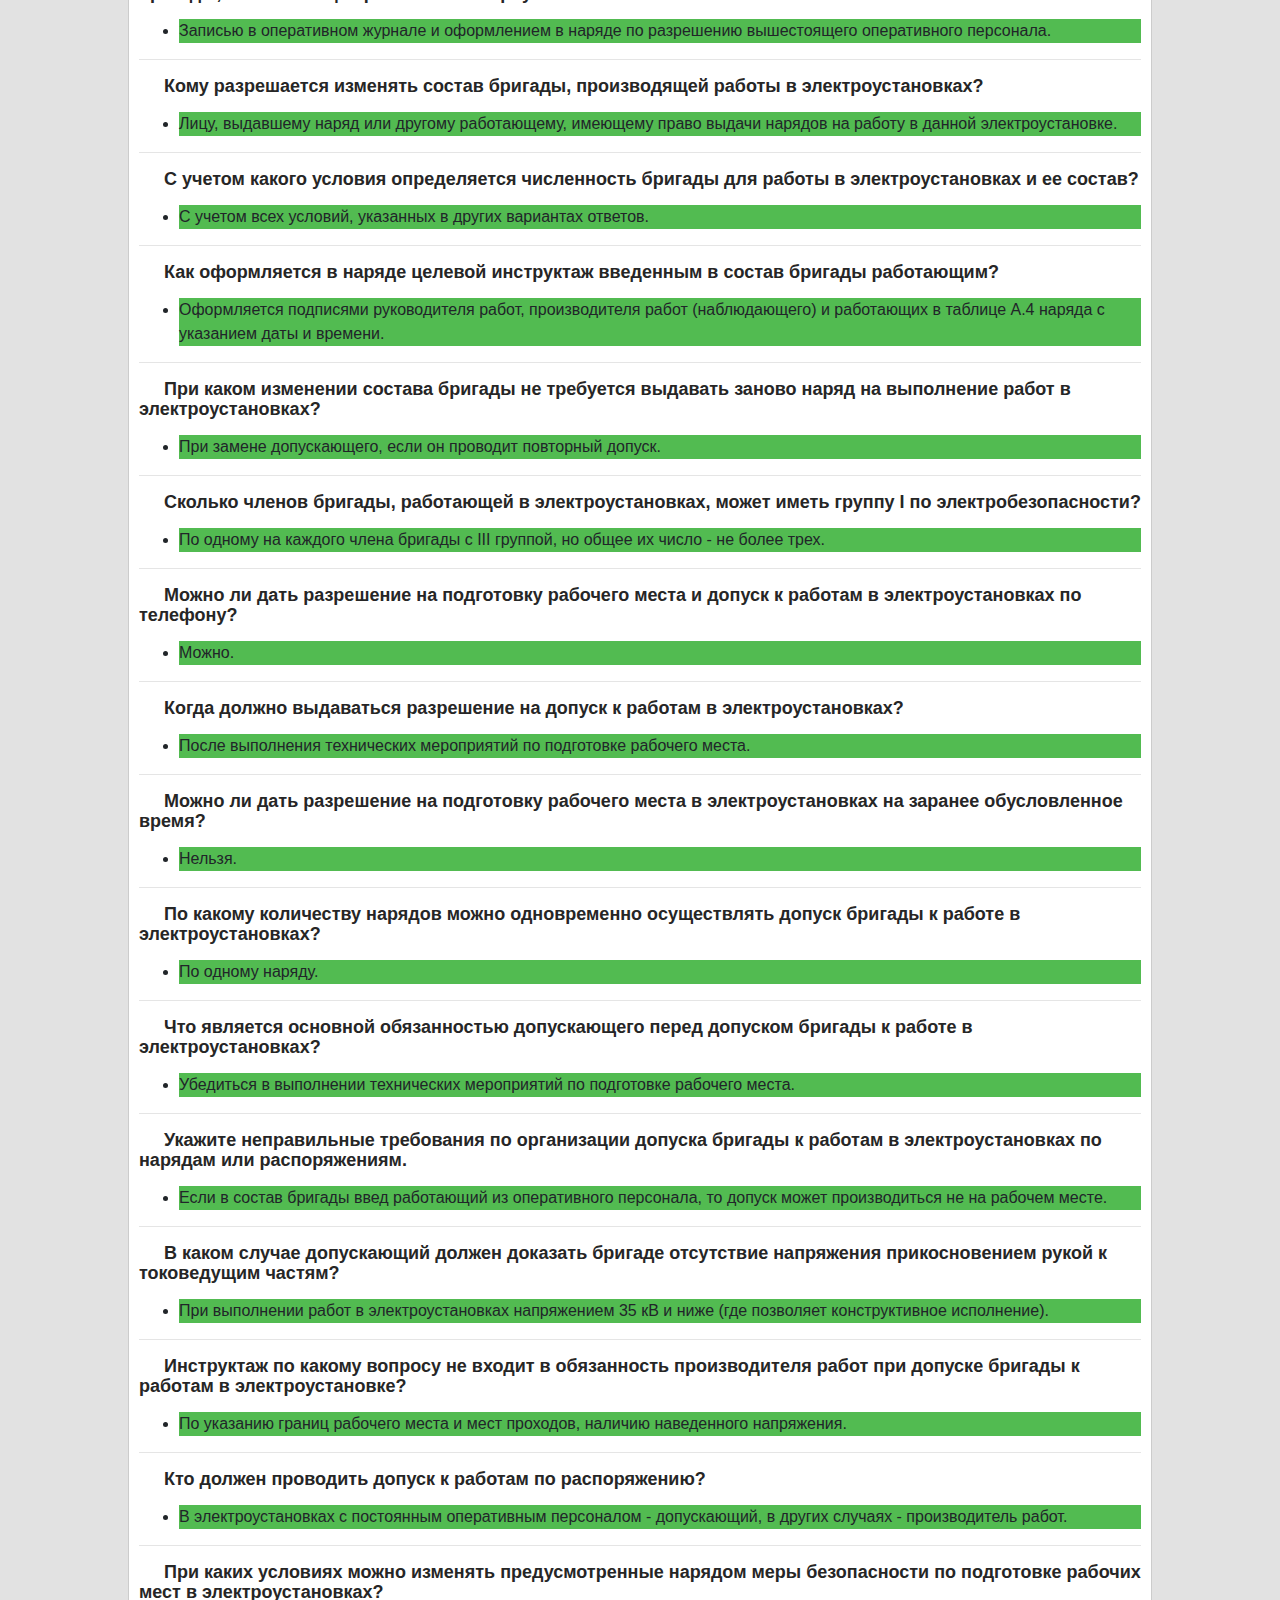
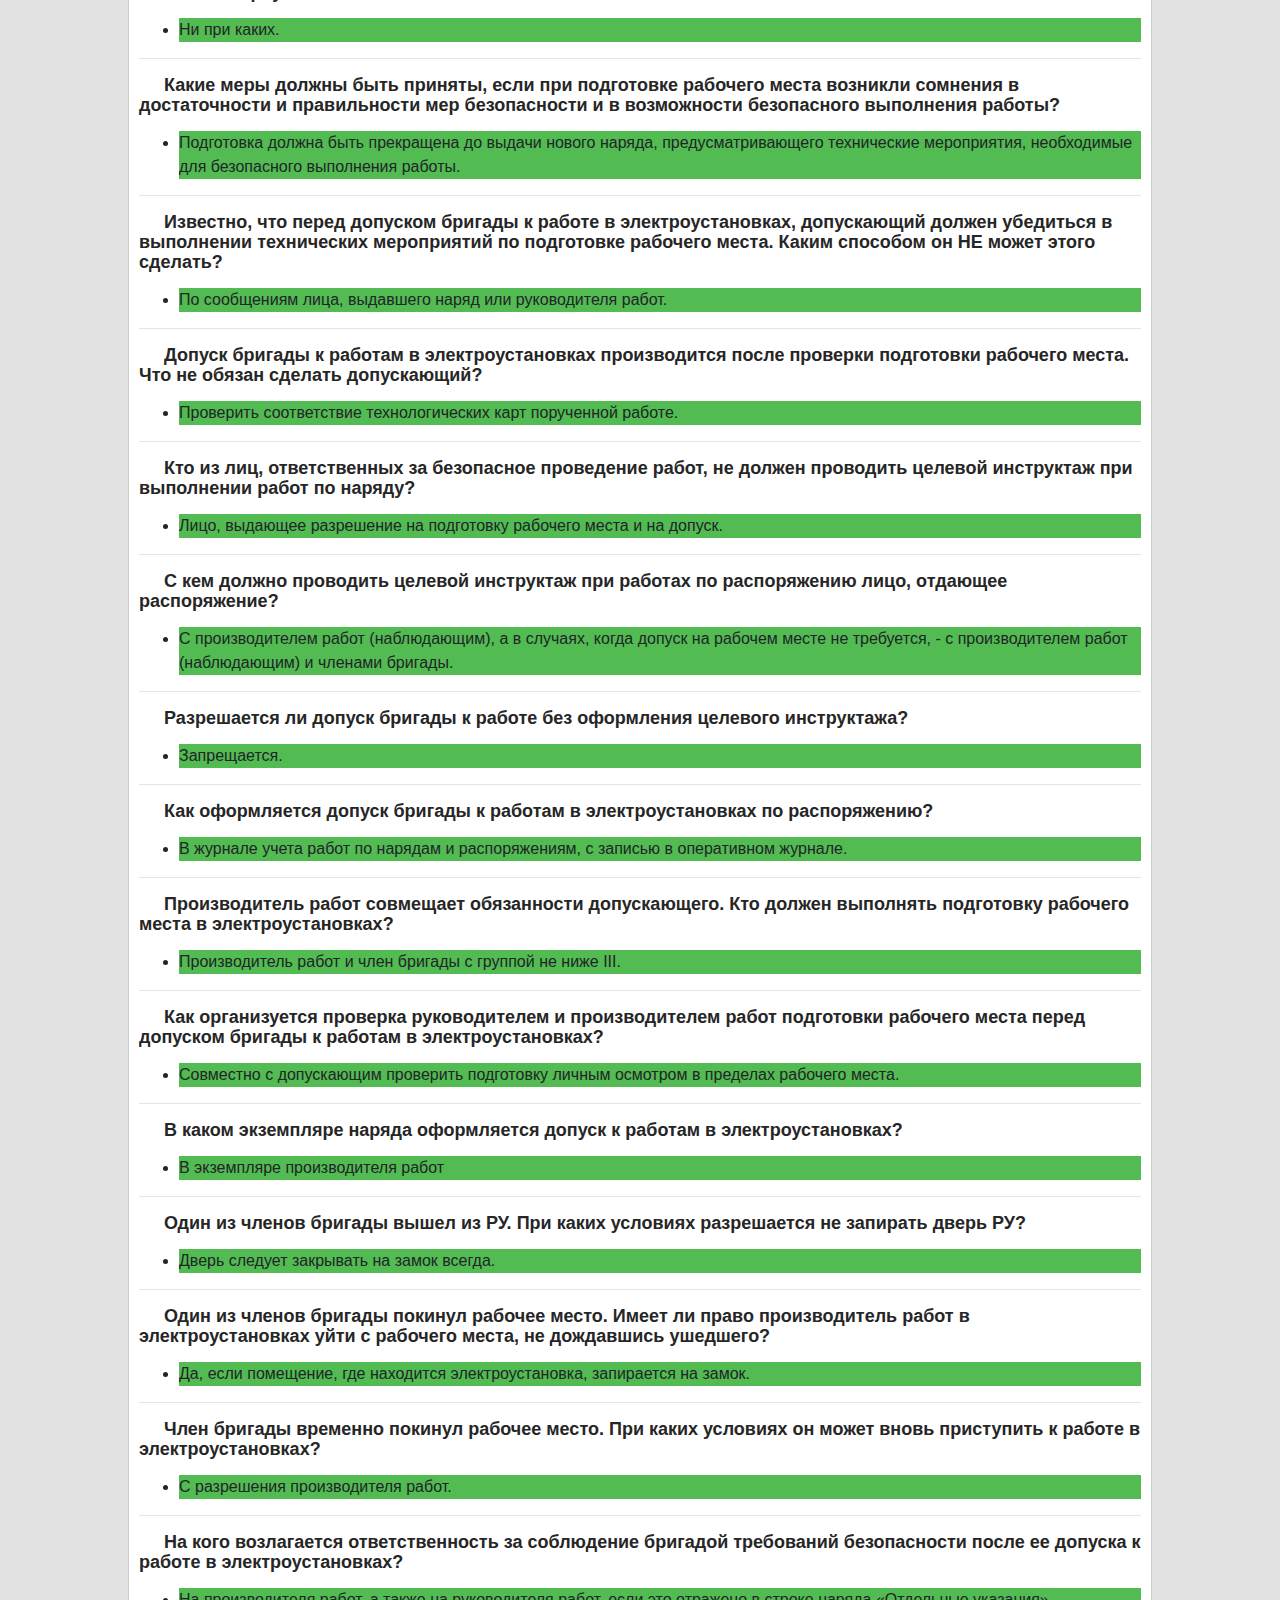
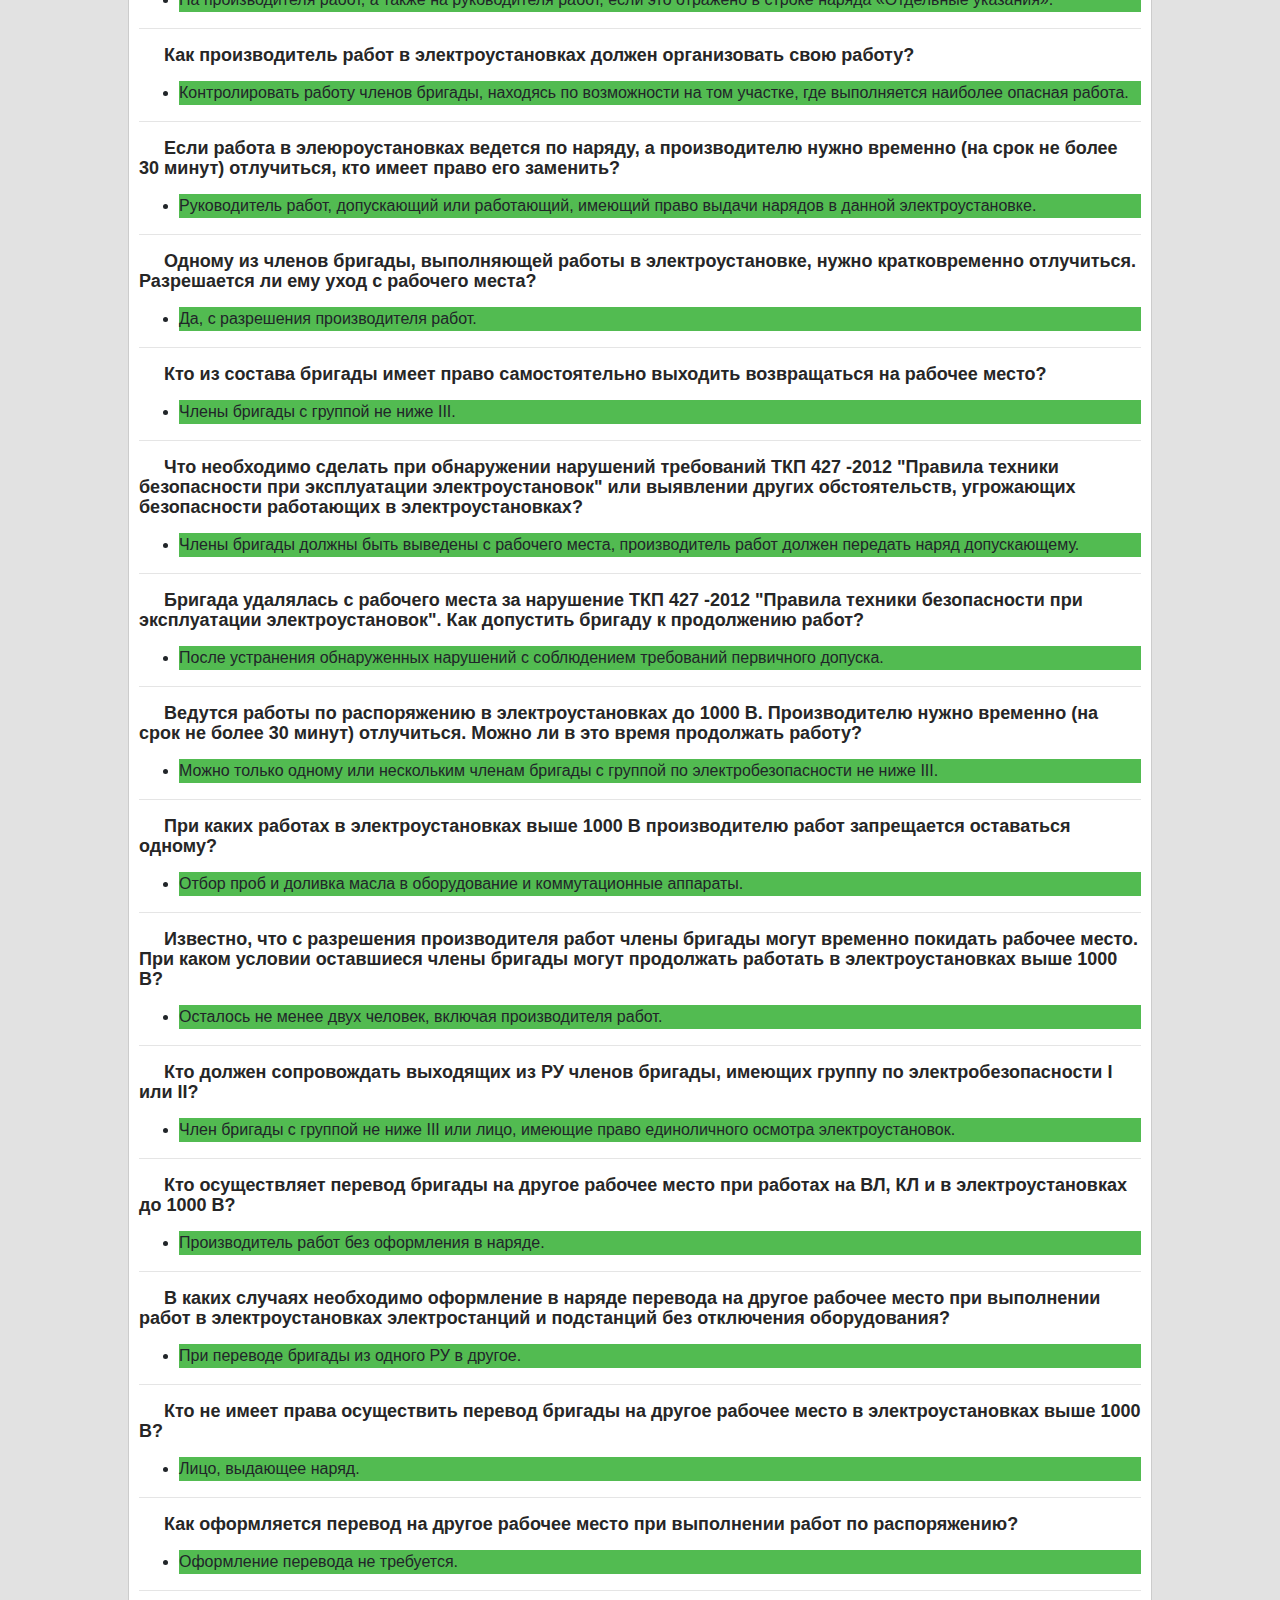
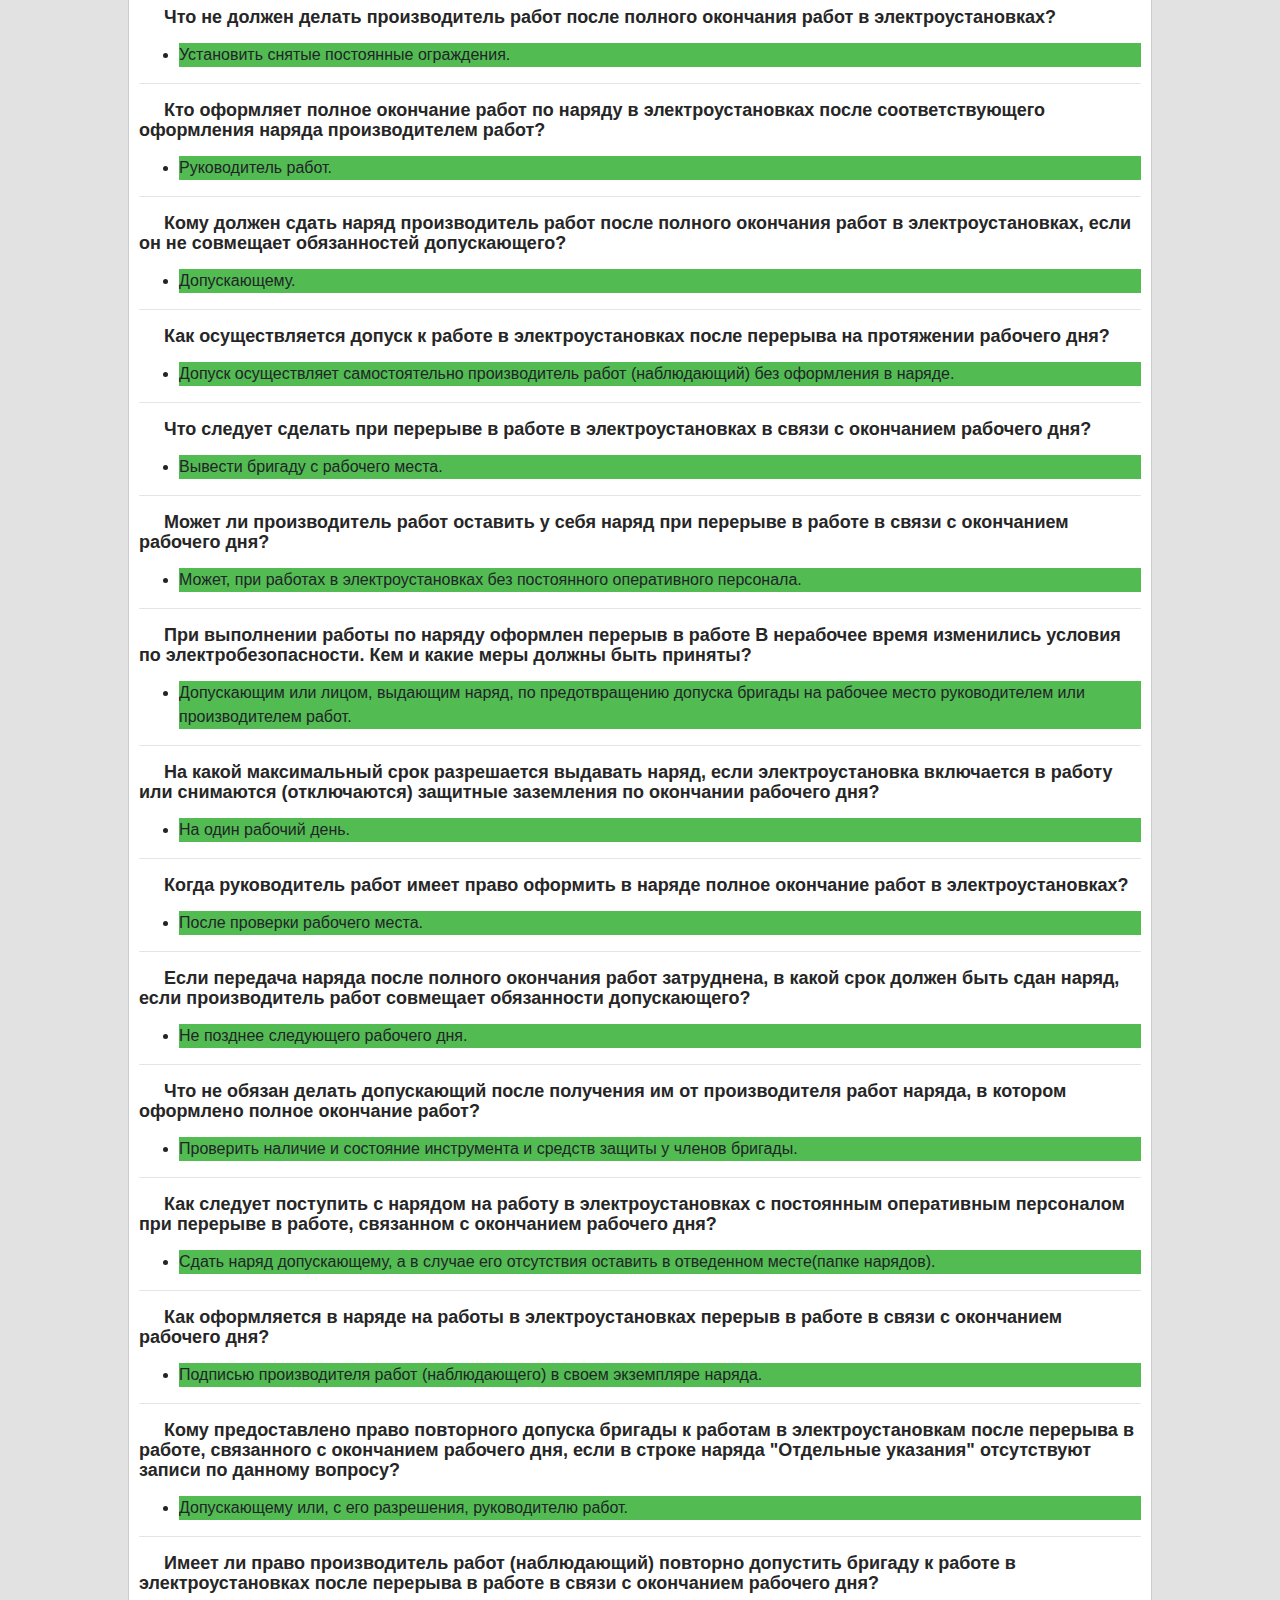
<file: tkp_5.html>
<!DOCTYPE html>
<html lang="ru">
<head>
  <meta charset="UTF-8">
  <meta name="viewport" content="width=device-width, initial-scale=1.0">
  <meta http-equiv="X-UA-Compatible" content="ie=edge">
  <link rel="stylesheet" href="https://stackpath.bootstrapcdn.com/bootstrap/4.4.1/css/bootstrap.min.css">
  <script src="https://code.jquery.com/jquery-3.4.1.slim.min.js" integrity="sha384-J6qa4849blE2+poT4WnyKhv5vZF5SrPo0iEjwBvKU7imGFAV0wwj1yYfoRSJoZ+n" crossorigin="anonymous"></script>
  <script src="https://cdn.jsdelivr.net/npm/popper.js@1.16.0/dist/umd/popper.min.js" integrity="sha384-Q6E9RHvbIyZFJoft+2mJbHaEWldlvI9IOYy5n3zV9zzTtmI3UksdQRVvoxMfooAo" crossorigin="anonymous"></script>
  <script src="https://stackpath.bootstrapcdn.com/bootstrap/4.4.1/js/bootstrap.min.js" integrity="sha384-wfSDF2E50Y2D1uUdj0O3uMBJnjuUD4Ih7YwaYd1iqfktj0Uod8GCExl3Og8ifwB6" crossorigin="anonymous"></script>
  <link rel="stylesheet" href="style.css" type="text/css">
  <title>ТКП-427</title>
</head>
<body>
  <nav class="navbar navbar-expand-lg navbar-light bg-light sticky-top">
    <div class="container-fluid">
      <button class="navbar-toggler" type="button" data-toggle="collapse" data-target="#navbarResponsive">
        <span class="navbar-toggler-icon"></span>
      </button>
      <div class="collapse navbar-collapse" id="navbarResponsive">
        <ul class="navbar-nav ml-auto">
          <li class="nav-item">
            <a href="index.html" class="nav-link">Глава 4</a>
          </li>
          <li class="nav-item">
            <a href="tkp_5.html" class="nav-link active">Глава 5</a>
          </li>
          <li class="nav-item">
            <a href="tkp_6.html" class="nav-link">Глава 6</a>
          </li>
          <li class="nav-item">
            <a href="tkp_7.html" class="nav-link">Глава 7</a>
          </li>          
          <li class="nav-item">
            <a href="tkp_8.html" class="nav-link">Глава 8</a>
          </li>                           
        </ul>
      </div>
    </div>
  </nav>
  <title>ТКП-427</title>
</head>
<body>
  <div class="body">
    <h2>Глава 5. Организационные мероприятия.</h2>
    <div class="question">
      <p>Какая группа по электробезопасности должна быть у лиц, назначаемых производителями работ, выполняемых по наряду?</p>
      <ul>
        <li class='true_answer'>В электроустановках до 1000 В - не ниже III группы, выше 1000 В - не ниже IV группы.</li>
      </ul>
    </div>
    <hr>
    <div class="question">
      <p>В каких случаях назначается наблюдающий за работающими из электротехнического персонала, в том числе специализированных организаций?</p>
      <ul>
        <li class='true_answer'>В случае проведения работ в электроустановках при особо опасных условиях, определяемых лицом, выдающим наряд.</li>
      </ul>
    </div>
    <hr>
    <div class="question">
      <p>За что отвечает наблюдающий?</p>
      <ul>
        <li class='true_answer'>За безопасность членов бригады в отношении поражения электрическим током электроустановки, наличие и сохранность установленных на рабочем месте заземлений, ограждений, плакатов, знаков безопасности, запирающих устройств приводов.</li>
      </ul>
    </div>
    <hr>
    <div class="question">
      <p>За что не несет ответственность каждый член бригады?</p>
      <ul>
        <li class='true_answer'>Соответствие подготовленного рабочего места указаниям наряда.</li>
      </ul>
    </div>
    <hr>
    <div class="question">
      <p>Кто не является ответственным за безопасное выполнение рабет электроустановках?</p>
      <ul>
        <li class='true_answer'>Лицо административно-технического персонала, которому непосредственно подчинен дежурный персонал.</li>
      </ul>
    </div>
    <hr>
    <div class="question">
      <p>Кто из перечисленных лиц имеет право выдачи нарядов и распоряжений на работы в электроустановках?</p>
      <ul>
        <li class='true_answer'>Лица из административно-технического персонала, имеющие группу по электробезопасности V в электроустановках напряжением выше 1000 В и группу по электробезопасности не ниже IV в электроустановках напряжением до 1000 В.</li>
      </ul>
    </div>
    <hr>
    <div class="question">
      <p>Что не входит в обязанности лица, выдавшего наряд?</p>
      <ul>
        <li class='true_answer'>Определять порядок допуска.</li>
      </ul>
    </div>
    <hr>
    <div class="question">
      <p>При каких работах в электроустановках выше 1000 В может не назначаться руководитель работ?</p>
      <ul>
        <li class='true_answer'>При работах, выполняемых с отключением оборудования в электроустановках, где напряжение снято со всех токоведущих частей, в том числе с выводов ВЛ и КЛ, и заперт вход в соседние электроустановки (сборки и щиты до 1000 В могут оставаться под напряжением)</li>
      </ul>
    </div>
    <hr>
    <div class="question">
      <p>Кому предоставлено право назначать руководителя работ и при других работах, кроме перечисленных правилами?</p>
      <ul>
        <li class='true_answer'>Выдающему наряд.</li>
      </ul>
    </div>
    <hr>
    <div class="question">
      <p>Какое мероприятие не входит в обязанности лица, подготавливающего рабочее место для работы электроустановках?</p>
      <ul>
        <li class='true_answer'>Правильность технических мероприятий по подготовке рабочего места, указанных в наряде, и их достаточность.</li>
      </ul>
    </div>
    <hr>
    <div class="question">
      <p>Кто может быть назначен допускающим в электроустановках напряжением до 1000 В?</p>
      <ul>
        <li class='true_answer'>Лицо из оперативно-ремонтного персонала с группой не ниже III.</li>
      </ul>
    </div>
    <hr>
    <div class="question">
      <p>За что не несет ответственность производитель работ в электроустановках?</p>
      <ul>
        <li class='true_answer'>Достаточность указанных в наряде технических мероприятий по подготовке рабочего места.</li>
      </ul>
    </div>
    <hr>
    <div class="question">
      <p>В каких случаях производителю работ запрещается допускать к работе членов бригады?</p>
      <ul>
        <li class='true_answer'>Во всех случаях, перечисленных в других вариантах ответов.</li>
      </ul>
    </div>
    <hr>
    <div class="question">
      <p>Какая группа по электробезопасности должна быть у лиц, назначаемых производителями работ, выполняемых по распоряжению?</p>
      <ul>
        <li class='true_answer'>В электроустановках до 1000 В - не ниже III группы, выше 1000 В - не ниже IV группы.</li>
      </ul>
    </div>
    <hr>
    <div class="question">
      <p>Кто отвечает за безопасность, связанную с технологией работы при выполнении работ в электроустановках работающими из неэлектротехнического персонала?</p>
      <ul>
        <li class='true_answer'>Работающий, возглавляющий бригаду и находящийся постоянно на рабочем месте.</li>
      </ul>
    </div>
    <hr>
    <div class="question">
      <p>Какая группа по электробезопасности должна быть у наблюдающего?</p>
      <ul>
        <li class='true_answer'>Не ниже III.</li>
      </ul>
    </div>
    <hr>
    <div class="question">
      <p>Какое совмещение обязанностей ответственных лиц допускается при выполнении работ на ВЛ, когда для подготовки рабочего места требуется только проверить отсутствие напряжения и установить переносные заземления на месте работ без оперирования коммутационными аппаратами?</p>
      <ul>
        <li class='true_answer'>Руководителем или производителем работ из ремонтного персонала обязанностей допускающего.</li>
      </ul>
    </div>
    <hr>
    <div class="question">
      <p>Какие мероприятия не относятся к организационным по безопасности работ в электроустановках?</p>
      <ul>
        <li class='true_answer'>Проверка квалификации членов бригады по именным удостоверениям.</li>
      </ul>
    </div>
    <hr>
    <div class="question">
      <p>Имеет ли право оперативный персонал выдавать наряды или распоряжения на производство работ в электроустановках?</p>
      <ul>
        <li class='true_answer'>Имеет постоянный оперативный персонал данной электроустановки с группой по электробезопасности не ниже IV при работах по предотвращению аварий или ликвидации их последствий и отсутствии лиц из административно-технического персонала, имеющих право выдачи нарядов и распоряжений.</li>
      </ul>
    </div>
    <hr>
    <div class="question">
      <p>Какое организационное мероприятие не входит в обязанности руководителя работ в электроустановках?</p>
      <ul>
        <li class='true_answer'>Проверка наличия именных удостоверений у членов бригады.</li>
      </ul>
    </div>
    <hr>
    <div class="question">
      <p>Кто может быть назначен руководителем работ в электроустановках по наряду?</p>
      <ul>
        <li class='true_answer'>Лица из административно-технического персонала, имеющие группу по электробезопасности V в электроустановках напряжением выше 1000 В и группу по электробезопасности не ниже IV в электроустановках напряжением до 1000 В.</li>
      </ul>
    </div>
    <hr>
    <div class="question">
      <p>За что не несет ответственность лицо, дающее разрешение на подготовку рабочих мест и на допуск к работам в электроустановках?</p>
      <ul>
        <li class='true_answer'>Соответствие подготовленного рабочего места указаниям наряда.</li>
      </ul>
    </div>
    <hr>
    <div class="question">
      <p>Что входит в обязанности допускающего к работам в электроустановках?</p>
      <ul>
        <li class='true_answer'>Правильный допуск бригады к работе.</li>
      </ul>
    </div>
    <hr>
    <div class="question">
      <p>Кто может быть назначен допускающим в электроустановках напряжением выше 1000 В?</p>
      <ul>
        <li class='true_answer'>Лицо из оперативно-ремонтного персонала с группой не ниже не ниже IV.</li>
      </ul>
    </div>
    <hr>
    <div class="question">
      <p>Для чего назначается наблюдающий?</p>
      <ul>
        <li class='true_answer'>Для надзора за бригадами работающих из неэлектротехнического персонала при выполнении ими работы в электроустановках.</li>
      </ul>
    </div>
    <hr>    
    <div class="question">
      <p>Какое совмещение обязанностей ответственных лиц не допускается правилами?</p>
      <ul>
        <li class='true_answer'>Производителя работ из ремонтного персонала и допускающий в электроустановках с простой и наглядной схемой.</li>
      </ul>
    </div>
    <hr>
    <div class="question">
      <p>Можно ли выдавать наряд по телефону или радиосвязи?</p>
      <ul>
        <li class='true_answer'>Можно.</li>
      </ul>
    </div>
    <hr>
    <div class="question">
      <p>Сколько раз и на какой максимальный срок можно продлить наряд на работы в электроустановках?</p>
      <ul>
        <li class='true_answer'>1 раз на 15 календарных дней.</li>
      </ul>
    </div>
    <hr>
    <div class="question">
      <p>Сколько бланков наряда надо заполнить при его передаче по телефону, радиосвязи?</p>
      <ul>
        <li class='true_answer'>Три.</li>
      </ul>
    </div>
    <hr>
    <div class="question">
      <p>Какое количество нарядов можно выдавать одному руководителю работ в электроустановках?</p>
      <ul>
        <li class='true_answer'>Число нарядов определяет лицо, выдающее наряд.</li>
      </ul>
    </div>
    <hr>
    <div class="question">
      <p>На какой максимальный срок со времени начала работы разрешается выдавать наряд на работы в электроустановках?</p>
      <ul>
        <li class='true_answer'>15 календарных дней.</li>
      </ul>
    </div>
    <hr>
    <div class="question">
      <p>Какое количество нарядов на выполнение работ в электроустановках можно выдать одному производителю работ (наблюдающему)?</p>
      <ul>
        <li class='true_answer'>Несколько, для поочередного допуска и работы по ним.</li>
      </ul>
    </div>
    <hr>
    <div class="question">
      <p>В каких случаях в электроустановках напряжением выше 1000 В допускается выдавать один наряд для одновременной работы на всех присоединениях?</p>
      <ul>
        <li class='true_answer'>При работах, выполняемых с отключением оборудования в электроустановках, где напряжение снято со всех токоведущих частей, в том числе с выводов ВЛ и КЛ, и заперт вход в соседние электроустановки (сборки и щиты до 1000 В могут оставаться под напряжением).</li>
      </ul>
    </div>
    <hr>
    <div class="question">
      <p>На какую работу нельзя выдавать один наряд для одновременного или поочередного выполнения на разных рабочих местах одного или нескольких присоединений без оформления перевода бригады на другое рабочее место? Работа выполняется с рассредоточением членов бригады.</p>
      <ul>
        <li class='true_answer'>Работа на трех концевых муфтах или заделках КЛ.</li>
      </ul>
    </div>
    <hr> 
    <div class="question">
      <p>Можно ли выдавать один наряд на поочередные работы на нескольких подстанциях?</p>
      <ul>
        <li class='true_answer'>Да, для проведения однотипных работ в течении одних суток.</li>
      </ul>
    </div>
    <hr> 
    <div class="question">
      <p>На однотипные работы, выполняемые на разных подстанциях, разрешается выдавать один наряд для поочередного допуска. Какая из приведенных работ не относится к однотипным?</p>
      <ul>
        <li class='true_answer'>Регулировка приводов выключателей присоединений 6-10 кВ.</li>
      </ul>
    </div>
    <hr> 
    <div class="question">
      <p>Какой срок действия наряда на производство однотипных работ, выполняемых на разных подстанциях?</p>
      <ul>
        <li class='true_answer'>Одни сутки.</li>
      </ul>
    </div>
    <hr> 
    <div class="question">
      <p>Кому предоставлено право продления наряда на работы в электроустановках?</p>
      <ul>
        <li class='true_answer'>Лицу, выдавшему наряд либо лицу, имеющему право выдачи наряда на работы в данной электроустановке.</li>
      </ul>
    </div>
    <hr> 
    <div class="question">
      <p>Одна секция РУ полностью выведена в ремонт. В каком случае разрешается выдать один наряд на работу на сборных шинах и всех (или части) присоединениях этой секции?</p>
      <ul>
        <li class='true_answer'>В РУ 6-110 кВ с одиночной системой шин и любым числом секций.</li>
      </ul>
    </div>
    <hr>     
    <div class="question">
      <p>Выведена в ремонт секция РУ-10 кВ с одиночной системой шин. Выдан один наряд для работы на шинах и на всех присоединениях этой секции. Разрешается ли рассредоточение бригады по разным рабочим местам в пределах этой секции?</p>
      <ul>
        <li class='true_answer'>Разрешается.</li>
      </ul>
    </div>
    <hr> 
    <div class="question">
      <p>По условиям работы в электроустановке можно выдать один наряд на несколько рабочих мест. Как выполняется подготовка рабочих мест по такому наряду?</p>
      <ul>
        <li class='true_answer'>Все рабочие места должны быть подготовлены до начала допуска.</li>
      </ul>
    </div>
    <hr> 
    <div class="question">
      <p>Однотипные работы поочередно выполняются на нескольких подстанциях по одному наряду. Разрешается ли включать каждую подстанцию после окончания работ на ней?</p>
      <ul>
        <li class='true_answer'>Да.</li>
      </ul>
    </div>
    <hr> 
    <div class="question">
      <p>Разрешается ли продлять срок действия наряда по телефону или радиосвязи?</p>
      <ul>
        <li class='true_answer'>Разрешается.</li>
      </ul>
    </div>
    <hr> 
    <div class="question">
      <p>Сколько должен храниться наряд после полного окончания работ в электроустановках?</p>
      <ul>
        <li class='true_answer'>30 суток.</li>
      </ul>
    </div>
    <hr> 
    <div class="question">
      <p>По условиям работы в электроустановке допускается рассредоточение бригады. Может ли один из членов бригады работать отдельно от производителя работ?</p>
      <ul>
        <li class='true_answer'>Может, если он имеет группу не ниже III, если производитель работ привел его на рабочее место и провел целевой инструктаж по охране труда в объеме требований, которые необходимо соблюдать при выполнении работы.</li>
      </ul>
    </div>
    <hr> 
    <div class="question">
      <p>По условиям работы в электроустановке допускается рассредоточение членов бригады. Кто должен привести на рабочее место и проинструктировать членов бригады?</p>
      <ul>
        <li class='true_answer'>Производитель работ.</li>
      </ul>
    </div>
    <hr>
    <div class="question">
      <p>Для обеспечения безопасных условий работы на ВЛ необходимо отключить и заземлить ВЛ, пересекающие ремонтируемую ВЛ и ВЛ, проходящие вблизи ремонтируемой ВЛ. Когда должно быть выполнено заземление этих линий?</p>
      <ul>
        <li class='true_answer'>До допуска бригады к работам.</li>
      </ul>
    </div>
    <hr>
    <div class="question">
      <p>Оформляется ли в наряде перевод бригады с одного рабочего места на другое при работах по одному наряду на разных участках, опорах ВЛ?</p>
      <ul>
        <li class='true_answer'>Не оформляется.</li>
      </ul>
    </div>
    <hr>
    <div class="question">
      <p>В некоторых случаях выписывается один наряд на работы на нескольких цепях многоцепной ВЛ. Укажите, что из перечисленного в вариантах ответа может служить основанием для этого: <br>А - переход к работам на следующей цепи ВЛ осуществляется после полного окончания работ на предыдущей цепи; <br>Б - напряжение снимается со всех цепей ВЛ; <br>В - напряжение не снимается ни с одной из цепей ВЛ; <br>Г - напряжение снимается только с тех цепей ВЛ, на которых проводятся работы.</p>
      <ul>
        <li class='true_answer'>Б, В.</li>
      </ul>
    </div>
    <hr>
    <div class="question">
      <p>Что из указанного в вариантах ответа должно быть указано в наряде на ремонт ВЛ?</p>
      <ul>
        <li class='true_answer'>Все, что указано в других вариантах ответа</li>
      </ul>
    </div>
    <hr>
    <div class="question">
      <p>Для обеспечения безопасных условий работы на ВЛ были отключены и заземлены ВЛ, пересекающие ремонтируемую ВЛ и ВЛ, проходящие вблизи ремонтируемой ВЛ. Разрешается ли снимать заземления с этих линий до полного окончания работ?</p>
      <ul>
        <li class='true_answer'>Не разрешается.</li>
      </ul>
    </div>
    <hr>
    <div class="question">
      <p>Какова допустимая зона рассредоточения бригады на отключенной ВЛ при выполнении работ по наряду, за исключением работ по монтажу и демонтажу проводов (тросов)?</p>
      <ul>
        <li class='true_answer'>Участок протяженностью не более 2 км.</li>
      </ul>
    </div>
    <hr>
    <div class="question">
      <p>В некоторых случаях выписывается один наряд на работы на нескольких ВЛ. Укажите, что из перечисленного в вариантах ответа может служить основанием для этого: <br>А - работы ведутся на ВЛ в местах их пересечения; <br>Б - работы выполняются поочередно на ВЛ до 1000 В; <br>В - ведутся однотипные работы на нетоковедущих частях нескольких ВЛ, не требующих их отключения; <br>Г - работы выполняются поочередно на ВЛ выше 1000 В.</p>
      <ul>
        <li class='true_answer'>А, Б, В.</li>
      </ul>
    </div>
    <hr>    
    <div class="question">
      <p>Для обеспечения безопасных условий работы на ВЛ необходимо отключить и заземлить ВЛ, пересекающие ремонтируемую ВЛ и ВЛ, проходящие вблизи ремонтируемой ВЛ. Какое дополнительное требование должно быть выполнено в случае принадлежности этих ВЛ разным организациям?</p>
      <ul>
        <li class='true_answer'>Отключение и заземление линии должно быть подтверждено ответственным представителем организации - владельца ВЛ.</li>
      </ul>
    </div>
    <hr>
    <div class="question">
      <p>Линейная бригада выполняет работы на участках ВЛ и КЛ, находящихся в РУ. Кто может выходить из РУ самостоятельно, не получая разрешения?</p>
      <ul>
        <li class='true_answer'>Производитель работ с линейной бригадой.</li>
      </ul>
    </div>
    <hr>
    <div class="question">
      <p>Кто осуществляет подготовку рабочих мест и допуск к работам в РУ на высокочастотных кабелях и фильтрах присоединения?</p>
      <ul>
        <li class='true_answer'>Работники, обслуживающие РУ.</li>
      </ul>
    </div>
    <hr>
    <div class="question">
      <p>Кто имеет право выдачи наряда для производства работ на участках ВЛ, проходящих по территории РУ подстанций?</p>
      <ul>
        <li class='true_answer'>Работающие организаций, обслуживающие ВЛ.</li>
      </ul>
    </div>
    <hr>
    <div class="question">
      <p>Разрешается ли производителю работ линейной бригады при выполнении по наряду работ в РУ на концевой опоре ВЛ получать ключи от РУ и самостоятельно подходить к опоре ВЛ?</p>
      <ul>
        <li class='true_answer'>Разрешается в электроустановках без постоянного оперативного персонала.</li>
      </ul>
    </div>
    <hr>
    <div class="question">
      <p>Кому предоставлено право выдачи наряда для производства работ на высокочастотных кабелях, фильтрах присоединения, на конденсаторах связи и высокочастотных заградителях?</p>
      <ul>
        <li class='true_answer'>Работающим, обслуживающим указанное оборудование.</li>
      </ul>
    </div>
    <hr>
    <div class="question">
      <p>Кому предоставлено право выдачи наряда для производства работ на концевых муфтах и кабельных заделках КЛ, расположенных в РУ подстанций?</p>
      <ul>
        <li class='true_answer'>Работающим, обслуживающим КЛ.</li>
      </ul>
    </div>
    <hr>
    <div class="question">
      <p>В течение какого максимального срока действует распоряжение на выполнение работ в электроустановках?</p>
      <ul>
        <li class='true_answer'>Один рабочий день исполнителей.</li>
      </ul>
    </div>
    <hr>
    <div class="question">
      <p>При каких условиях разрешается давать распоряжение на производство работ непосредственно лицу, выполняющему работу?</p>
      <ul>
        <li class='true_answer'>В электроустановках без постоянного оперативного персонала, когда не требуется производить допуск на рабочем месте.</li>
      </ul>
    </div>
    <hr>
    <div class="question">
      <p>Допускается ли выдавать одно распоряжение на однотипные работы, выполняемые поочередно на нескольких электроустановках?</p>
      <ul>
        <li class='true_answer'>Допускается.</li>
      </ul>
    </div>
    <hr>
    <div class="question">
      <p>Какие работы в электроустановках могут выполняться по распоряжению?</p>
      <ul>
        <li class='true_answer'>На нетоковедущих частях, не требующие снятия напряжения и установки временных ограждений.</li>
      </ul>
    </div>
    <hr>
    <div class="question">
      <p>Какие работы в электроустановках не могут выполняться по распоряжению?</p>
      <ul>
        <li class='true_answer'>На сборных шинах РУ до 1000 В, распределительных щитов и на присоединениях, по которым может быть подано напряжение на сборные шины.</li>
      </ul>
    </div>
    <hr>
    <div class="question">
      <p>Какие лица из указанных ниже не имеют права выполнять работы по распоряжению в электроустановках до 1000 В?</p>
      <ul>
        <li class='true_answer'>Единолично один работник с группой по электробезопасности III.</li>
      </ul>
    </div>
    <hr>
    <div class="question">
      <p>Какое минимальное количество работников могут выполнять по распоряжению замену ламп и очистку светильников, расположенных в РУ на высоте до 2,5 м и какую группу по электробезопасности они должны иметь?</p>
      <ul>
        <li class='true_answer'>Один с группой III.</li>
      </ul>
    </div>
    <hr>
    <div class="question">
      <p>В каких случаях персоналу, имеющему группу II, разрешается выполнять единолично по распоряжению уборку коридоров ЗРУ и помещений в электроустановках напряжением до и выше 1000 В?</p>
      <ul>
        <li class='true_answer'>Когда токоведущие части ограждены, двери ячеек заперты на замок.</li>
      </ul>
    </div>
    <hr>
    <div class="question">
      <p>Какие работы не могут выполняться по распоряжению в электроустановках выше 1000 В?</p>
      <ul>
        <li class='true_answer'>С применением в РУ механизмов и грузоподъемных машин.</li>
      </ul>
    </div>
    <hr>
    <div class="question">
      <p>Какие требования предъявляются к лицу, которому разрешается работать единолично в установках до 1000 В?</p>
      <ul>
        <li class='true_answer'>Группа III по электробезопасности и право быть производителем работ.</li>
      </ul>
    </div>
    <hr>
    <div class="question">
      <p>Какие работы в электроустановках не допускается выполнять по распоряжению одному работнику с группой III?</p>
      <ul>
        <li class='true_answer'>Замену ламп и очистку светильников, расположенных в РУ на высоте более 2,5 м.</li>
      </ul>
    </div>
    <hr>
    <div class="question">
      <p>Какое минимальное количество работников могут выполнять по распоряжению замену ламп и чистке светильников, расположенных на высоте не более 2,5 м вне РУ и какую группу по электробезопасности они должны иметь?</p>
      <ul>
        <li class='true_answer'>Один с группой II.</li>
      </ul>
    </div>
    <hr>
    <div class="question">
      <p>Какому минимальному количеству работников, с какой группой по электробезопасности, разрешается уборка в ОРУ?</p>
      <ul>
        <li class='true_answer'>Одному работнику с группой III.</li>
      </ul>
    </div>
    <hr>
    <div class="question">
      <p>В каком случае могут выполняться не по наряду, а по распоряжению работы на нетоковедущих частях ВЛ, не требующих снятия напряжения, связанные с подъемом на опоры?</p>
      <ul>
        <li class='true_answer'>При подъеме на опоры не выше 3 м, считая от уровня земли до ног работающего, без разборки конструктивных элементов опоры.</li>
      </ul>
    </div>
    <hr>
    <div class="question">
      <p>В каком случае расчистка просек ВЛ без снятия напряжения с ВЛ может выполняться по распоряжения, а не по наряду?</p>
      <ul>
        <li class='true_answer'>Если не требуется принимать меры, предотвращающие падение на провода вырубленных деревьев, или обрезка веток деревьев не связана с опасным приближением работающих к проводам и возможностью падения веток на провода.</li>
      </ul>
    </div>
    <hr>
    <div class="question">
      <p>Укажите, что из перечисленного в вариантах ответа не допускается выполнять по распоряжению на ВЛ одному работнику, имеющему группу по электробезопасности II?</p>
      <ul>
        <li class='true_answer'>Осмотр ВЛ в светлое время суток при неблагоприятной погоде.</li>
      </ul>
    </div>
    <hr>
    <div class="question">
      <p>В каких случаях кратковременные работы в электроустановках выполняются по наряду?</p>
      <ul>
        <li class='true_answer'>В случаях, когда для выполнения работы требуется более 1 ч или участие более трех человек.</li>
      </ul>
    </div>
    <hr>
    <div class="question">
      <p>Обязательно ли ограждать рабочее место на ОРУ при выполнении кратковременных работ?</p>
      <ul>
        <li class='true_answer'>Да.</li>
      </ul>
    </div>
    <hr>
    <div class="question">
      <p>Какие работы не относятся к кратковременным?</p>
      <ul>
        <li class='true_answer'>Замена изолятора на ВЛ-10 кВ.</li>
      </ul>
    </div>
    <hr>
    <div class="question">
      <p>Какую группу по электробезопасности должен иметь персонал, выполняющий кратковременные работы в электроустановках выше 1000 В?</p>
      <ul>
        <li class='true_answer'>Старшее лицо из оперативно-ремонтного персонала должно иметь группу не ниже IV, члены бригады - группу не ниже III.</li>
      </ul>
    </div>
    <hr>
    <div class="question">
      <p>Какова продолжительность кратковременных работ, выполняемых по распоряжению?</p>
      <ul>
        <li class='true_answer'>Не более 1 часа.</li>
      </ul>
    </div>
    <hr>
    <div class="question">
      <p>Какое максимальное число работающих должно быть в бригаде при выполнении кратковременных работ по распоряжению?</p>
      <ul>
        <li class='true_answer'>Не более трех человек, включая работника, осуществляющего надзор.</li>
      </ul>
    </div>
    <hr>
    <div class="question">
      <p>Какие требования предъявляются к группе по электробезопасности персонала, выполняющего кратковременные работы в электроустановках до 1000 В?</p>
      <ul>
        <li class='true_answer'>Старшее лицо из оперативно-ремонтного персонала и члены бригады должны иметь группу не ниже III.</li>
      </ul>
    </div>
    <hr>
    <div class="question">
      <p>Может ли оперативный персонал, находящийся на дежурстве в смене, быть введен в состав ремонтной бригады, выполняющей работы в электроустановках?</p>
      <ul>
        <li class='true_answer'>Да.</li>
      </ul>
    </div>
    <hr>
    <div class="question">
      <p>Как оформить ввод оперативного персонала, находящегося на дежурстве в смене, в состав ремонтной бригады, выполняющей работы в электроустановках?</p>
      <ul>
        <li class='true_answer'>Записью в оперативном журнале и оформлением в наряде по разрешению вышестоящего оперативного персонала.</li>
      </ul>
    </div>
    <hr> 
    <div class="question">
      <p>Кому разрешается изменять состав бригады, производящей работы в электроустановках?</p>
      <ul>
        <li class='true_answer'>Лицу, выдавшему наряд или другому работающему, имеющему право выдачи нарядов на работу в данной электроустановке.</li>
      </ul>
    </div>
    <hr> 
    <div class="question">
      <p>С учетом какого условия определяется численность бригады для работы в электроустановках и ее состав?</p>
      <ul>
        <li class='true_answer'>С учетом всех условий, указанных в других вариантах ответов.</li>
      </ul>
    </div>
    <hr> 
    <div class="question">
      <p>Как оформляется в наряде целевой инструктаж введенным в состав бригады работающим?</p>
      <ul>
        <li class='true_answer'>Оформляется подписями руководителя работ, производителя работ (наблюдающего) и работающих в таблице А.4 наряда с указанием даты и времени.</li>
      </ul>
    </div>
    <hr> 
    <div class="question">
      <p>При каком изменении состава бригады не требуется выдавать заново наряд на выполнение работ в электроустановках?</p>
      <ul>
        <li class='true_answer'>При замене допускающего, если он проводит повторный допуск.</li>
      </ul>
    </div>
    <hr> 
    <div class="question">
      <p>Сколько членов бригады, работающей в электроустановках, может иметь группу I по электробезопасности?</p>
      <ul>
        <li class='true_answer'>По одному на каждого члена бригады с III группой, но общее их число - не более трех.</li>
      </ul>
    </div>
    <hr> 
    <div class="question">
      <p>Можно ли дать разрешение на подготовку рабочего места и допуск к работам в электроустановках по телефону?</p>
      <ul>
        <li class='true_answer'>Можно.</li>
      </ul>
    </div>
    <hr> 
    <div class="question">
      <p>Когда должно выдаваться разрешение на допуск к работам в электроустановках?</p>
      <ul>
        <li class='true_answer'>После выполнения технических мероприятий по подготовке рабочего места.</li>
      </ul>
    </div>
    <hr> 
    <div class="question">
      <p>Можно ли дать разрешение на подготовку рабочего места в электроустановках на заранее обусловленное время?</p>
      <ul>
        <li class='true_answer'>Нельзя.</li>
      </ul>
    </div>
    <hr> 
    <div class="question">
      <p>По какому количеству нарядов можно одновременно осуществлять допуск бригады к работе в электроустановках?</p>
      <ul>
        <li class='true_answer'>По одному наряду.</li>
      </ul>
    </div>
    <hr>
    <div class="question">
      <p>Что является основной обязанностью допускающего перед допуском бригады к работе в электроустановках?</p>
      <ul>
        <li class='true_answer'>Убедиться в выполнении технических мероприятий по подготовке рабочего места.</li>
      </ul>
    </div>
    <hr> 
    <div class="question">
      <p>Укажите неправильные требования по организации допуска бригады к работам в электроустановках по нарядам или распоряжениям.</p>
      <ul>
        <li class='true_answer'>Если в состав бригады введ работающий из оперативного персонала, то допуск может производиться не на рабочем месте.</li>
      </ul>
    </div>
    <hr>          
    <div class="question">
      <p>В каком случае допускающий должен доказать бригаде отсутствие напряжения прикосновением рукой к токоведущим частям?</p>
      <ul>
        <li class='true_answer'>При выполнении работ в электроустановках напряжением 35 кВ и ниже (где позволяет конструктивное исполнение).</li>
      </ul>
    </div>
    <hr> 
    <div class="question">
      <p>Инструктаж по какому вопросу не входит в обязанность производителя работ при допуске бригады к работам в электроустановке?</p>
      <ul>
        <li class='true_answer'>По указанию границ рабочего места и мест проходов, наличию наведенного напряжения.</li>
      </ul>
    </div>
    <hr>
    <div class="question">
      <p>Кто должен проводить допуск к работам по распоряжению?</p>
      <ul>
        <li class='true_answer'>В электроустановках с постоянным оперативным персоналом - допускающий, в других случаях - производитель работ.</li>
      </ul>
    </div>
    <hr>
    <div class="question">
      <p>При каких условиях можно изменять предусмотренные нарядом меры безопасности по подготовке рабочих мест в электроустановках?</p>
      <ul>
        <li class='true_answer'>Ни при каких.</li>
      </ul>
    </div>
    <hr>
    <div class="question">
      <p>Какие меры должны быть приняты, если при подготовке рабочего места возникли сомнения в достаточности и правильности мер безопасности и в возможности безопасного выполнения работы?</p>
      <ul>
        <li class='true_answer'>Подготовка должна быть прекращена до выдачи нового наряда, предусматривающего технические мероприятия, необходимые для безопасного выполнения работы.</li>
      </ul>
    </div>
    <hr>
    <div class="question">
      <p>Известно, что перед допуском бригады к работе в электроустановках, допускающий должен убедиться в выполнении технических мероприятий по подготовке рабочего места. Каким способом он НЕ может этого сделать?</p>
      <ul>
        <li class='true_answer'>По сообщениям лица, выдавшего наряд или руководителя работ.</li>
      </ul>
    </div>
    <hr>
    <div class="question">
      <p>Допуск бригады к работам в электроустановках производится после проверки подготовки рабочего места. Что не обязан сделать допускающий?</p>
      <ul>
        <li class='true_answer'>Проверить соответствие технологических карт порученной работе.</li>
      </ul>
    </div>
    <hr>    
    <div class="question">
      <p>Кто из лиц, ответственных за безопасное проведение работ, не должен проводить целевой инструктаж при выполнении работ по наряду?</p>
      <ul>
        <li class='true_answer'>Лицо, выдающее разрешение на подготовку рабочего места и на допуск.</li>
      </ul>
    </div>
    <hr>
    <div class="question">
      <p>С кем должно проводить целевой инструктаж при работах по распоряжению лицо, отдающее распоряжение?</p>
      <ul>
        <li class='true_answer'>С производителем работ (наблюдающим), а в случаях, когда допуск на рабочем месте не требуется, - с производителем работ (наблюдающим) и членами бригады.</li>
      </ul>
    </div>
    <hr>
    <div class="question">
      <p>Разрешается ли допуск бригады к работе без оформления целевого инструктажа?</p>
      <ul>
        <li class='true_answer'>Запрещается.</li>
      </ul>
    </div>
    <hr>
    <div class="question">
      <p>Как оформляется допуск бригады к работам в электроустановках по распоряжению?</p>
      <ul>
        <li class='true_answer'>В журнале учета работ по нарядам и распоряжениям, с записью в оперативном журнале.</li>
      </ul>
    </div>
    <hr>
    <div class="question">
      <p>Производитель работ совмещает обязанности допускающего. Кто должен выполнять подготовку рабочего места в электроустановках?</p>
      <ul>
        <li class='true_answer'>Производитель работ и член бригады с группой не ниже III.</li>
      </ul>
    </div>
    <hr>
    <div class="question">
      <p>Как организуется проверка руководителем и производителем работ подготовки рабочего места перед допуском бригады к работам в электроустановках?</p>
      <ul>
        <li class='true_answer'>Совместно с допускающим проверить подготовку личным осмотром в пределах рабочего места.</li>
      </ul>
    </div>
    <hr>
    <div class="question">
      <p>В каком экземпляре наряда оформляется допуск к работам в электроустановках?</p>
      <ul>
        <li class='true_answer'>В экземпляре производителя работ</li>
      </ul>
    </div>
    <hr>
    <div class="question">
      <p>Один из членов бригады вышел из РУ. При каких условиях разрешается не запирать дверь РУ?</p>
      <ul>
        <li class='true_answer'>Дверь следует закрывать на замок всегда.</li>
      </ul>
    </div>
    <hr>
    <div class="question">
      <p>Один из членов бригады покинул рабочее место. Имеет ли право производитель работ в электроустановках уйти с рабочего места, не дождавшись ушедшего?</p>
      <ul>
        <li class='true_answer'>Да, если помещение, где находится электроустановка, запирается на замок.</li>
      </ul>
    </div>
    <hr>
    <div class="question">
      <p>Член бригады временно покинул рабочее место. При каких условиях он может вновь приступить к работе в электроустановках?</p>
      <ul>
        <li class='true_answer'>С разрешения производителя работ.</li>
      </ul>
    </div>
    <hr>
    <div class="question">
      <p>На кого возлагается ответственность за соблюдение бригадой требований безопасности после ее допуска к работе в электроустановках?</p>
      <ul>
        <li class='true_answer'>На производителя работ, а также на руководителя работ, если это отражено в строке наряда «Отдельные указания».</li>
      </ul>
    </div>
    <hr>
    <div class="question">
      <p>Как производитель работ в электроустановках должен организовать свою работу?</p>
      <ul>
        <li class='true_answer'>Контролировать работу членов бригады, находясь по возможности на том участке, где выполняется наиболее опасная работа.</li>
      </ul>
    </div>
    <hr>
    <div class="question">
      <p>Если работа в элеюроустановках ведется по наряду, а производителю нужно временно (на срок не более 30 минут) отлучиться, кто имеет право его заменить?</p>
      <ul>
        <li class='true_answer'>Руководитель работ, допускающий или работающий, имеющий право выдачи нарядов в данной электроустановке.</li>
      </ul>
    </div>
    <hr>
    <div class="question">
      <p>Одному из членов бригады, выполняющей работы в электроустановке, нужно кратковременно отлучиться. Разрешается ли ему уход с рабочего места?</p>
      <ul>
        <li class='true_answer'>Да, с разрешения производителя работ.</li>
      </ul>
    </div>
    <hr>
    <div class="question">
      <p>Кто из состава бригады имеет право самостоятельно выходить возвращаться на рабочее место?</p>
      <ul>
        <li class='true_answer'>Члены бригады с группой не ниже III.</li>
      </ul>
    </div>
    <hr>
    <div class="question">
      <p>Что необходимо сделать при обнаружении нарушений требований ТКП 427 -2012 "Правила техники безопасности при эксплуатации электроустановок" или выявлении других обстоятельств, угрожающих безопасности работающих в электроустановках?</p>
      <ul>
        <li class='true_answer'>Члены бригады должны быть выведены с рабочего места, производитель работ должен передать наряд допускающему.</li>
      </ul>
    </div>
    <hr>
    <div class="question">
      <p>Бригада удалялась с рабочего места за нарушение ТКП 427 -2012 "Правила техники безопасности при эксплуатации электроустановок". Как допустить бригаду к продолжению работ?</p>
      <ul>
        <li class='true_answer'>После устранения обнаруженных нарушений с соблюдением требований первичного допуска.</li>
      </ul>
    </div>
    <hr>
    <div class="question">
      <p>Ведутся работы по распоряжению в электроустановках до 1000 В. Производителю нужно временно (на срок не более 30 минут) отлучиться. Можно ли в это время продолжать работу?</p>
      <ul>
        <li class='true_answer'>Можно только одному или нескольким членам бригады с группой по электробезопасности не ниже III.</li>
      </ul>
    </div>
    <hr>
    <div class="question">
      <p>При каких работах в электроустановках выше 1000 В производителю работ запрещается оставаться одному?</p>
      <ul>
        <li class='true_answer'>Отбор проб и доливка масла в оборудование и коммутационные аппараты.</li>
      </ul>
    </div>
    <hr>
    <div class="question">
      <p>Известно, что с разрешения производителя работ члены бригады могут временно покидать рабочее место. При каком условии оставшиеся члены бригады могут продолжать работать в электроустановках выше 1000 В?</p>
      <ul>
        <li class='true_answer'>Осталось не менее двух человек, включая производителя работ.</li>
      </ul>
    </div>
    <hr>
    <div class="question">
      <p>Кто должен сопровождать выходящих из РУ членов бригады, имеющих группу по электробезопасности I или II?</p>
      <ul>
        <li class='true_answer'>Член бригады с группой не ниже III или лицо, имеющие право единоличного осмотра электроустановок.</li>
      </ul>
    </div>
    <hr>
    <div class="question">
      <p>Кто осуществляет перевод бригады на другое рабочее место при работах на ВЛ, КЛ и в электроустановках до 1000 В?</p>
      <ul>
        <li class='true_answer'>Производитель работ без оформления в наряде.</li>
      </ul>
    </div>
    <hr>
    <div class="question">
      <p>В каких случаях необходимо оформление в наряде перевода на другое рабочее место при выполнении работ в электроустановках электростанций и подстанций без отключения оборудования?</p>
      <ul>
        <li class='true_answer'>При переводе бригады из одного РУ в другое.</li>
      </ul>
    </div>
    <hr>
    <div class="question">
      <p>Кто не имеет права осуществить перевод бригады на другое рабочее место в электроустановках выше 1000 В?</p>
      <ul>
        <li class='true_answer'>Лицо, выдающее наряд.</li>
      </ul>
    </div>
    <hr>
    <div class="question">
      <p>Как оформляется перевод на другое рабочее место при выполнении работ по распоряжению?</p>
      <ul>
        <li class='true_answer'>Оформление перевода не требуется.</li>
      </ul>
    </div>
    <hr>
    <div class="question">
      <p>Что не должен делать производитель работ после полного окончания работ в электроустановках?</p>
      <ul>
        <li class='true_answer'>Установить снятые постоянные ограждения.</li>
      </ul>
    </div>
    <hr>
    <div class="question">
      <p>Кто оформляет полное окончание работ по наряду в электроустановках после соответствующего оформления наряда производителем работ?</p>
      <ul>
        <li class='true_answer'>Руководитель работ.</li>
      </ul>
    </div>
    <hr>
    <div class="question">
      <p>Кому должен сдать наряд производитель работ после полного окончания работ в электроустановках, если он не совмещает обязанностей допускающего?</p>
      <ul>
        <li class='true_answer'>Допускающему.</li>
      </ul>
    </div>
    <hr>
    <div class="question">
      <p>Как осуществляется допуск к работе в электроустановках после перерыва на протяжении рабочего дня?</p>
      <ul>
        <li class='true_answer'>Допуск осуществляет самостоятельно производитель работ (наблюдающий) без оформления в наряде.</li>
      </ul>
    </div>
    <hr>
    <div class="question">
      <p>Что следует сделать при перерыве в работе в электроустановках в связи с окончанием рабочего дня?</p>
      <ul>
        <li class='true_answer'>Вывести бригаду с рабочего места.</li>
      </ul>
    </div>
    <hr>
    <div class="question">
      <p>Может ли производитель работ оставить у себя наряд при перерыве в работе в связи с окончанием рабочего дня?</p>
      <ul>
        <li class='true_answer'>Может, при работах в электроустановках без постоянного оперативного персонала.</li>
      </ul>
    </div>
    <hr>
    <div class="question">
      <p>При выполнении работы по наряду оформлен перерыв в работе В нерабочее время изменились условия по электробезопасности. Кем и какие меры должны быть приняты?</p>
      <ul>
        <li class='true_answer'>Допускающим или лицом, выдающим наряд, по предотвращению допуска бригады на рабочее место руководителем или производителем работ.</li>
      </ul>
    </div>
    <hr>
    <div class="question">
      <p>На какой максимальный срок разрешается выдавать наряд, если электроустановка включается в работу или снимаются (отключаются) защитные заземления по окончании рабочего дня?</p>
      <ul>
        <li class='true_answer'>На один рабочий день.</li>
      </ul>
    </div>
    <hr>
    <div class="question">
      <p>Когда руководитель работ имеет право оформить в наряде полное окончание работ в электроустановках?</p>
      <ul>
        <li class='true_answer'>После проверки рабочего места.</li>
      </ul>
    </div>
    <hr>
    <div class="question">
      <p>Если передача наряда после полного окончания работ затруднена, в какой срок должен быть сдан наряд, если производитель работ совмещает обязанности допускающего?</p>
      <ul>
        <li class='true_answer'>Не позднее следующего рабочего дня.</li>
      </ul>
    </div>
    <hr>
    <div class="question">
      <p>Что не обязан делать допускающий после получения им от производителя работ наряда, в котором оформлено полное окончание работ?</p>
      <ul>
        <li class='true_answer'>Проверить наличие и состояние инструмента и средств защиты у членов бригады.</li>
      </ul>
    </div>
    <hr>
    <div class="question">
      <p>Как следует поступить с нарядом на работу в электроустановках с постоянным оперативным персоналом при перерыве в работе, связанном с окончанием рабочего дня?</p>
      <ul>
        <li class='true_answer'>Сдать наряд допускающему, а в случае его отсутствия оставить в отведенном месте(папке нарядов).</li>
      </ul>
    </div>
    <hr>
    <div class="question">
      <p>Как оформляется в наряде на работы в электроустановках перерыв в работе в связи с окончанием рабочего дня?</p>
      <ul>
        <li class='true_answer'>Подписью производителя работ (наблюдающего) в своем экземпляре наряда.</li>
      </ul>
    </div>
    <hr>
    <div class="question">
      <p>Кому предоставлено право повторного допуска бригады к работам в электроустановкам после перерыва в работе, связанного с окончанием рабочего дня, если в строке наряда "Отдельные указания" отсутствуют записи по данному вопросу?</p>
      <ul>
        <li class='true_answer'>Допускающему или, с его разрешения, руководителю работ.</li>
      </ul>
    </div>
    <hr>
    <div class="question">
      <p>Имеет ли право производитель работ (наблюдающий) повторно допустить бригаду к работе в электроустановках после перерыва в работе в связи с окончанием рабочего дня?</p>
      <ul>
        <li class='true_answer'>Имеет, с разрешения допускающего, если об этом сделана запись в строке наряда "Отдельные указания".</li>
      </ul>
    </div>
    <hr>
    <div class="question">
      <p>Что не обязан сделать производитель работ при возобновлении работ в электроустановках на следующий день?</p>
      <ul>
        <li class='true_answer'>Сделать запись в оперативном журнале.</li>
      </ul>
    </div>
    <hr>
    <div class="question">
      <p>Кто имеет право дать разрешение на включение в работу электроустановки после полного окончания работ по наряду?</p>
      <ul>
        <li class='true_answer'>Работник, выдавший разрешение на подготовку рабочего места и допуск, или работник, его заменивший.</li>
      </ul>
    </div>
    <hr>
    <div class="question">
      <p>Имеет ли кто-нибудь право включить электроустановку в работу, после окончания работы на ней, без получения разрешения работника, давшего разрешение на подготовку рабочего места и на допуск?</p>
      <ul>
        <li class='true_answer'>Имеет допускающий, если предоставление ему права на такое включение записано в строке наряда "Отдельные указания".</li>
      </ul>
    </div>
    <hr>
    <div class="question">
      <p>Работающий из оперативно-ремонтного персонала приступил к включению электроустановки в работу после полного окончания на ней работ. Какая работа не входит в его обязанности?</p>
      <ul>
        <li class='true_answer'>Снятие ограждений, установленных бригадой.</li>
      </ul>
    </div>
    <hr>
    <div class="question">
      <p>Выполнение какого условия не требуется для получения работающим из оперативно-ремонтного персонала разрешения (распоряжения) на включение электроустановки после полного окончания на ней работ бригадой?</p>
      <ul>
        <li class='true_answer'>Снятие переносных заземлений, установленных при подготовке рабочего места оперативно-ремонтным персоналом.</li>
      </ul>
    </div>
    <hr>
    <div class="question">
      <p>Когда допускающему из оперативно-ремонтного персонала может быть дано право на включение электроустановки после окончания работ без получения разрешения работника, давшего разрешение на подготовку рабочего места и на допуск?</p>
      <ul>
        <li class='true_answer'>Если к работам на данной электроустановке или ее участке не допущены другие бригады.</li>
      </ul>
    </div>
    <hr>
    <div class="question">
      <p>В аварийном случае потребовалось включить в работу электроустановку в отсутствии бригады до полного окончания работ. Можно ли включить электроустановку?</p>
      <ul>
        <li class='true_answer'>Да, если на рабочих местах расставлены работающие, обязанные предупредить производителя работ и членов бригады о том, что электроустановка включена и возобновление работ запрещается.</li>
      </ul>
    </div>
    <hr>
    <div class="question">
      <p>Что должно учитываться при оформлении перечня работ, выполняемых в электроустановках в порядке текущей эксплуатации?</p>
      <ul>
        <li class='true_answer'>Все, что указано в других вариантах ответа.</li>
      </ul>
    </div>
    <hr>
    <div class="question">
      <p>Что из указанного в вариантах ответа должен содержать перечень работ, выполняемых в электроустановках в порядке текущей эксплуатации?</p>
      <ul>
        <li class='true_answer'>Все, что указано в других вариантах ответов.</li>
      </ul>
    </div>
    <hr>
    <div class="question">
      <p>Что не требуется в обязательном порядке для производства в электроустановках работы, включенной в перечень работ, выполняемых в порядке текущей эксплуатации?</p>
      <ul>
        <li class='true_answer'>Все, что указано в других вариантах ответа.</li>
      </ul>
    </div>
    <hr>
    <div class="question">
      <p>Укажите, какие из перечисленных видов работ не предусматриваются ТКП 427-2012 для включения в перечень работ, выполняемых в электроустановках напряжением до 1000 В в порядке текущей эксплуатации?</p>
      <ul>
        <li class='true_answer'>Замена ламп и чистка светильников, расположенных на высоте более 2,5 м.</li>
      </ul>
    </div>

  </div>

</body>
</html>
</file>
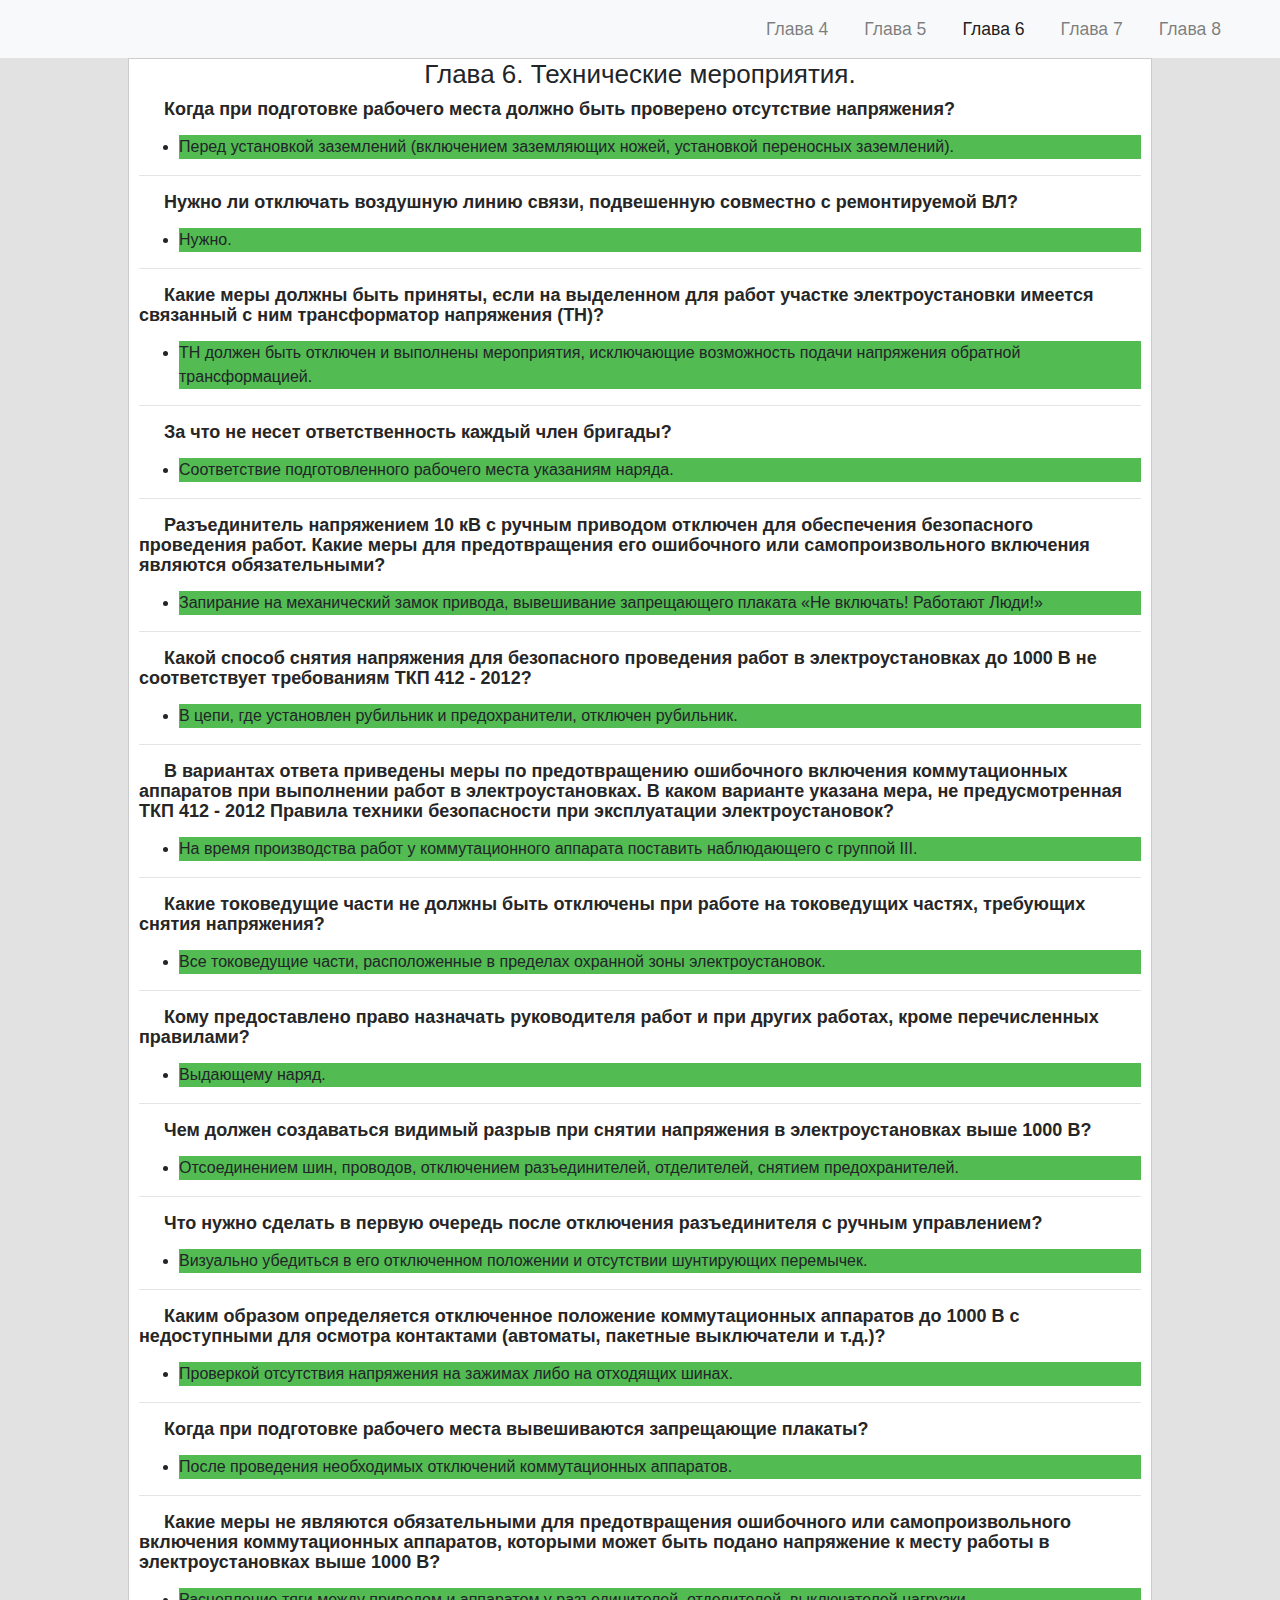
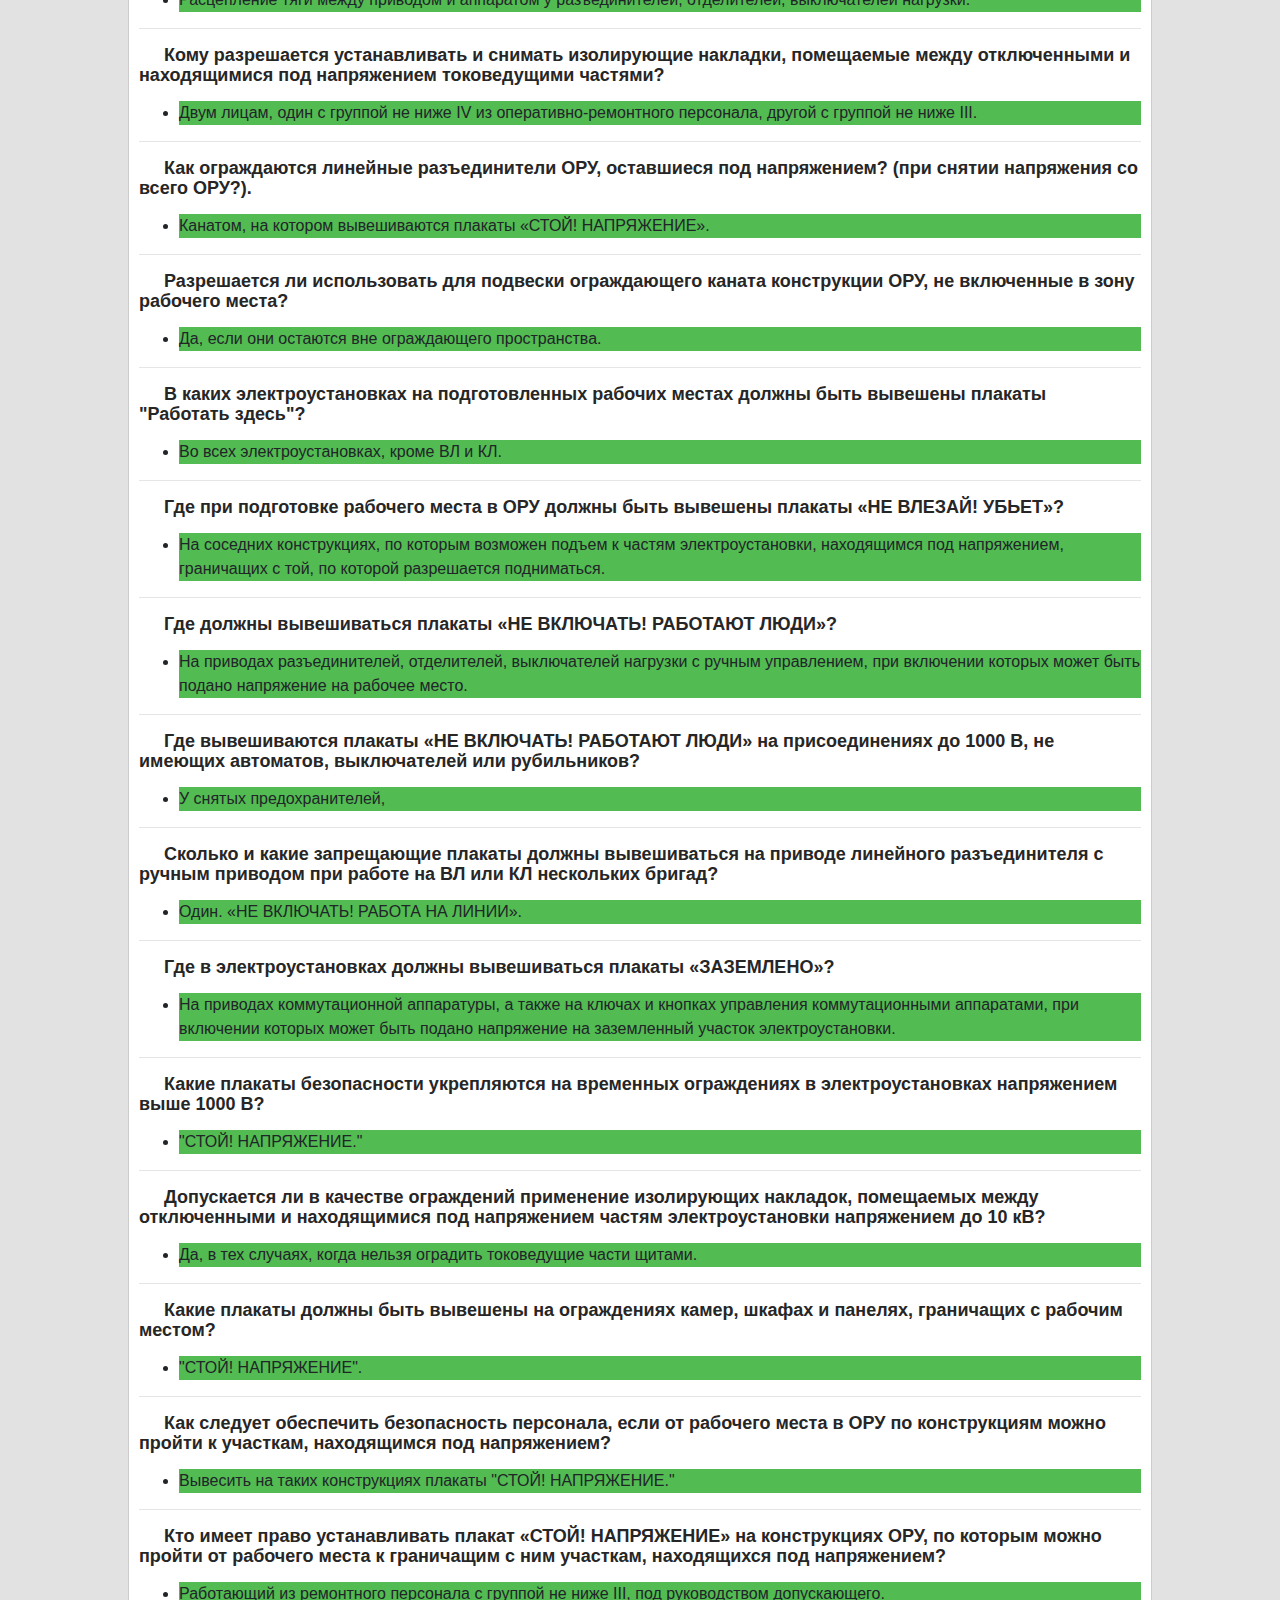
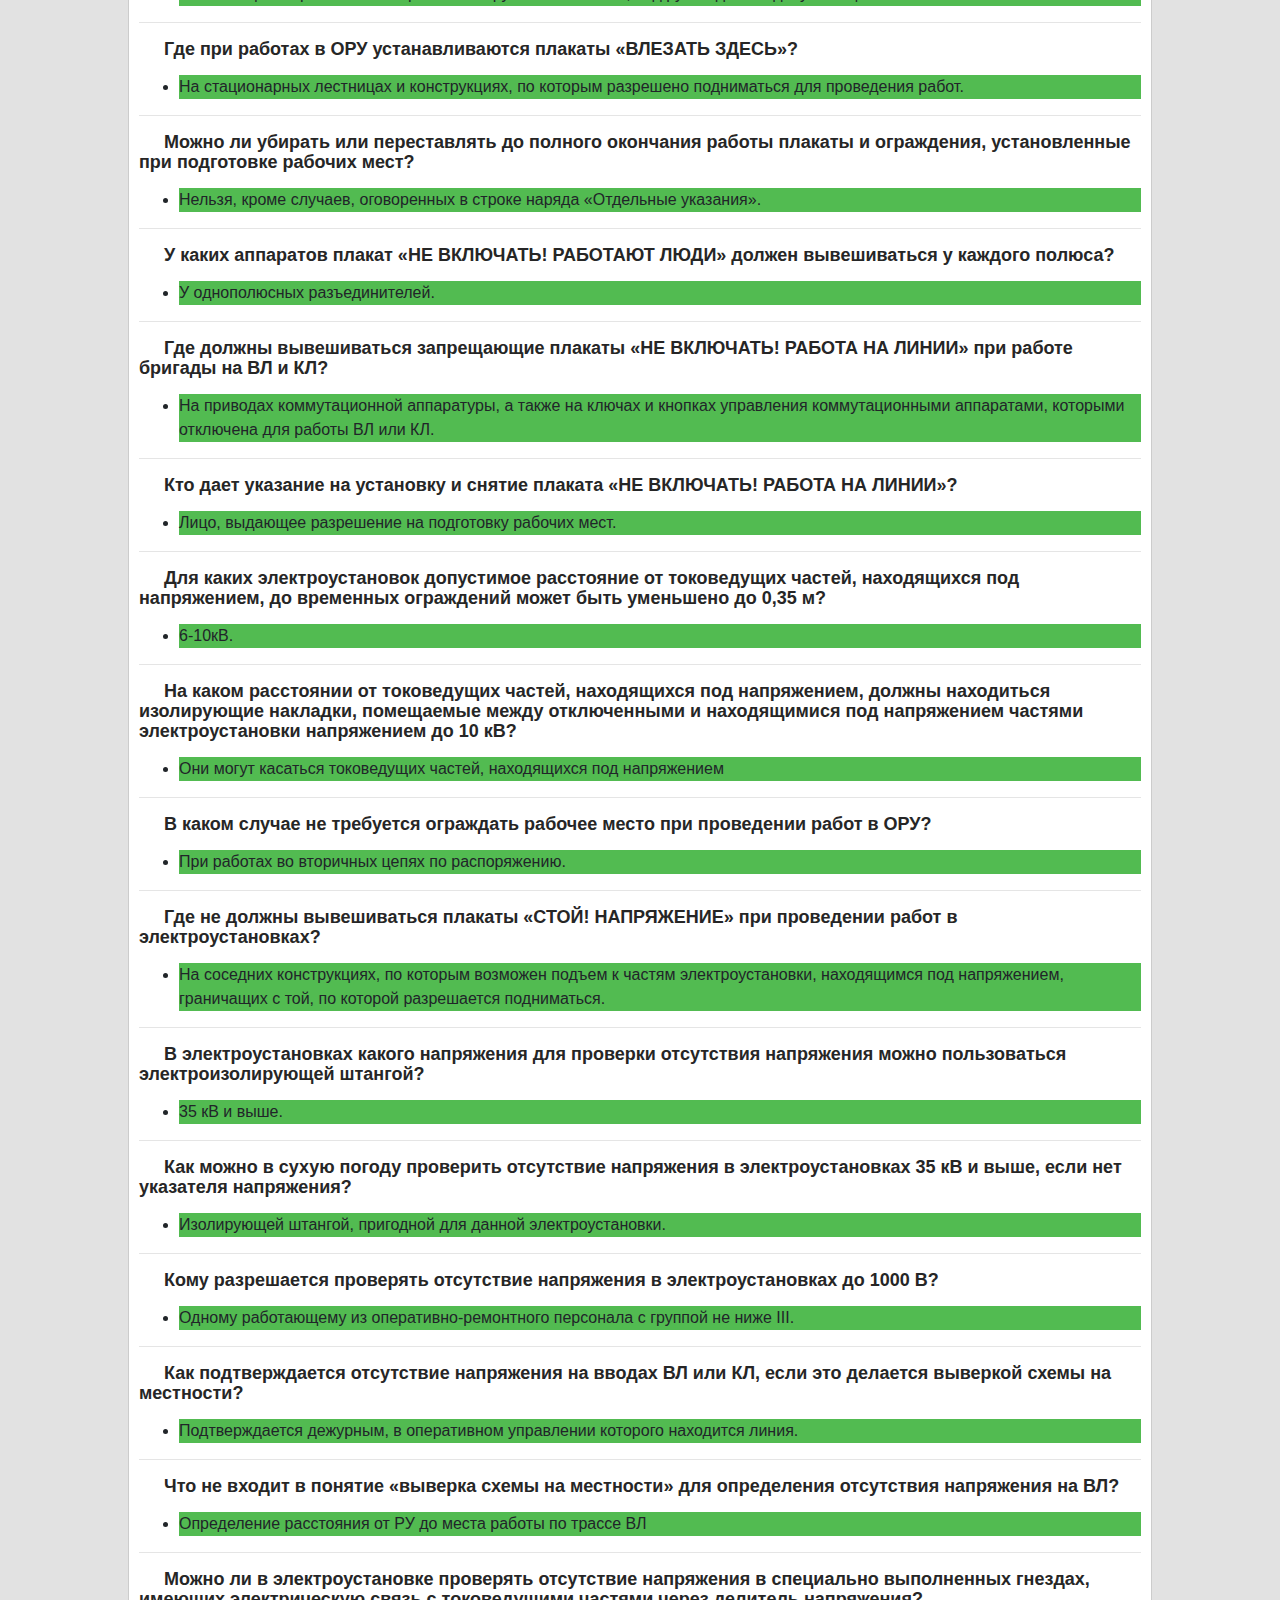
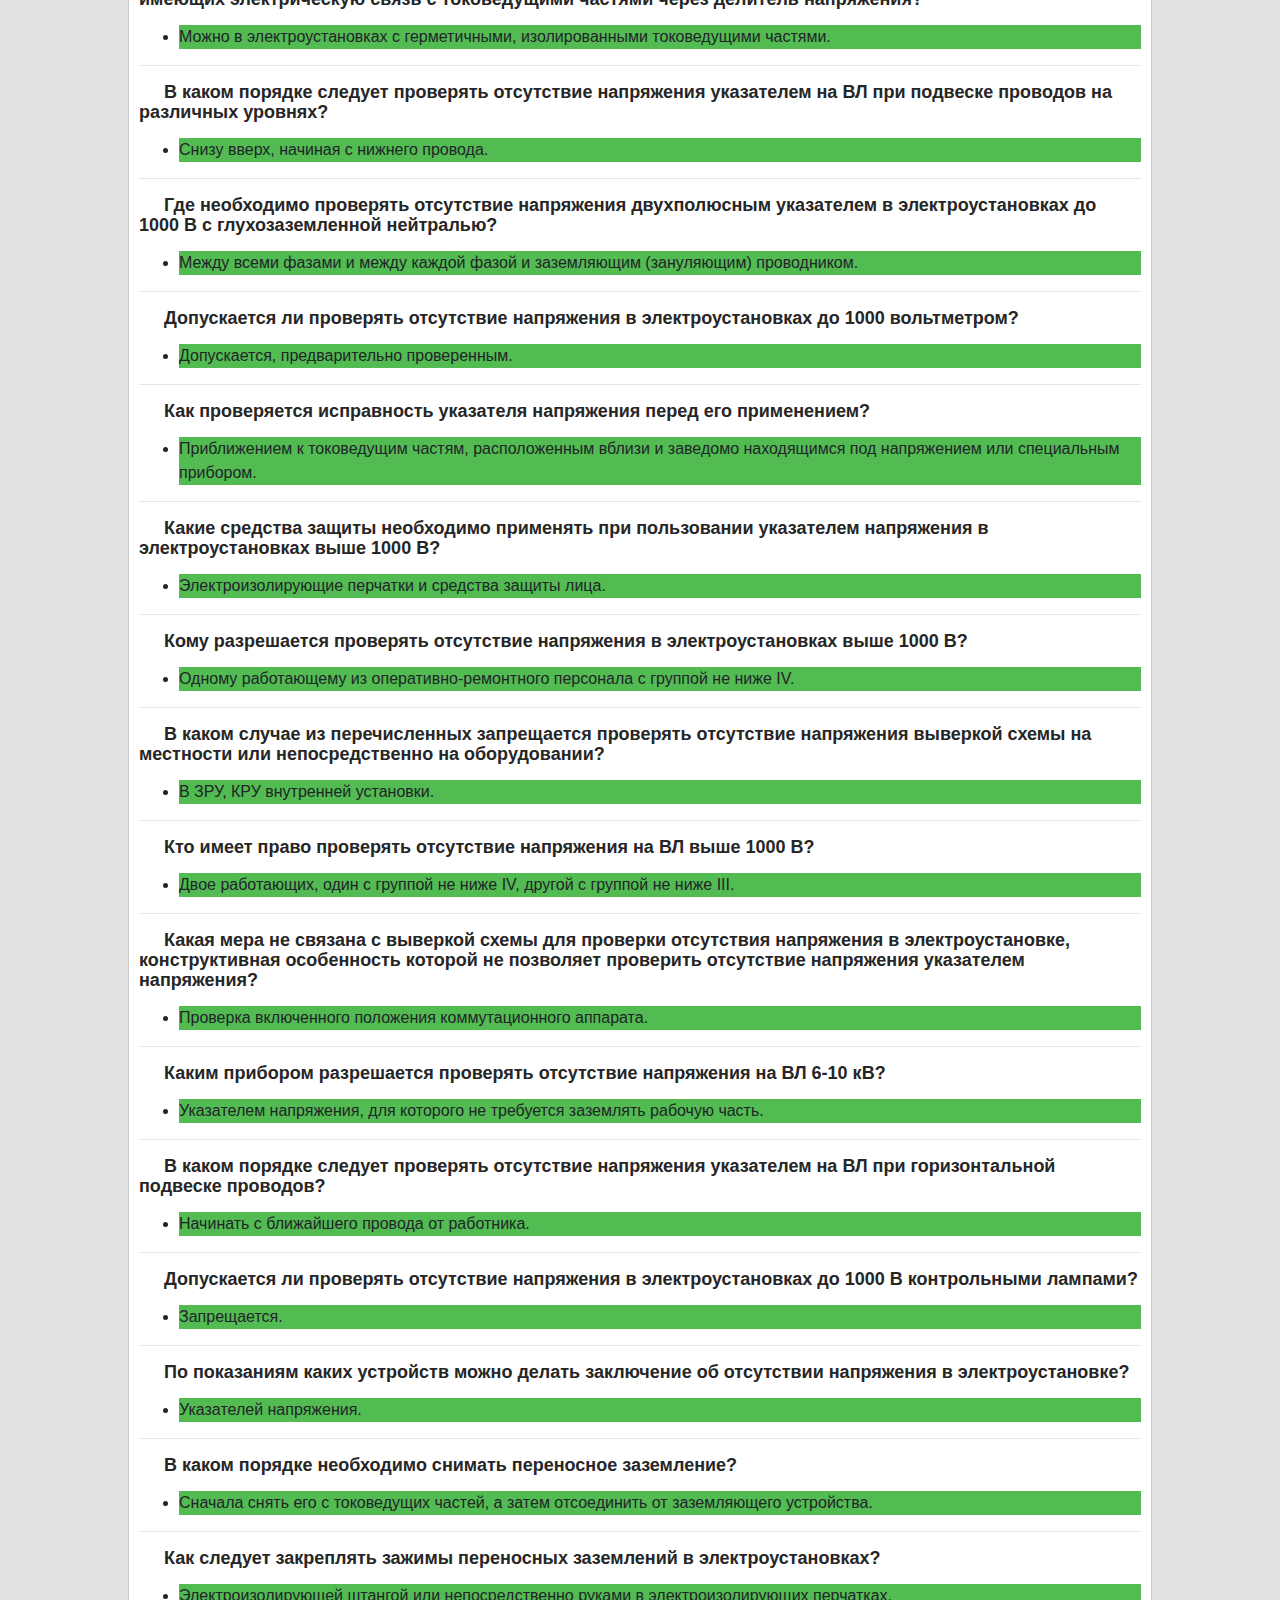
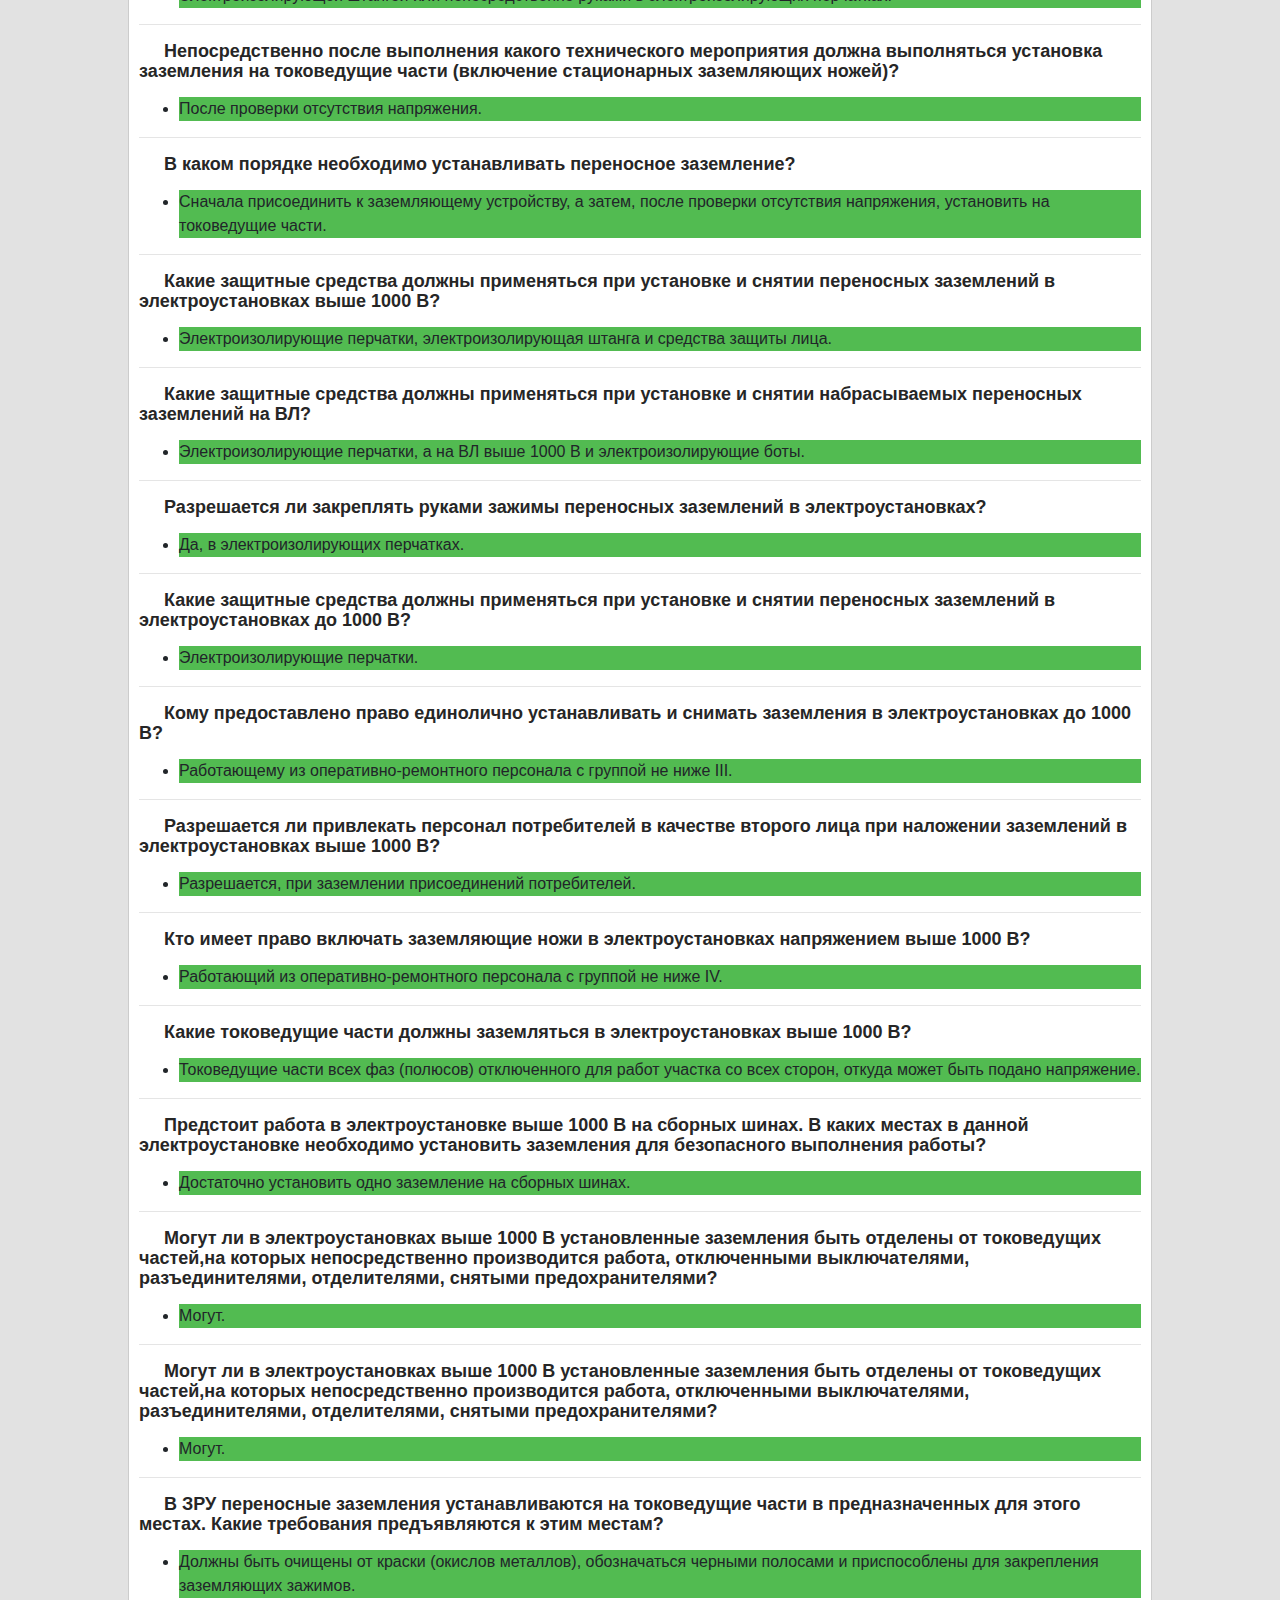
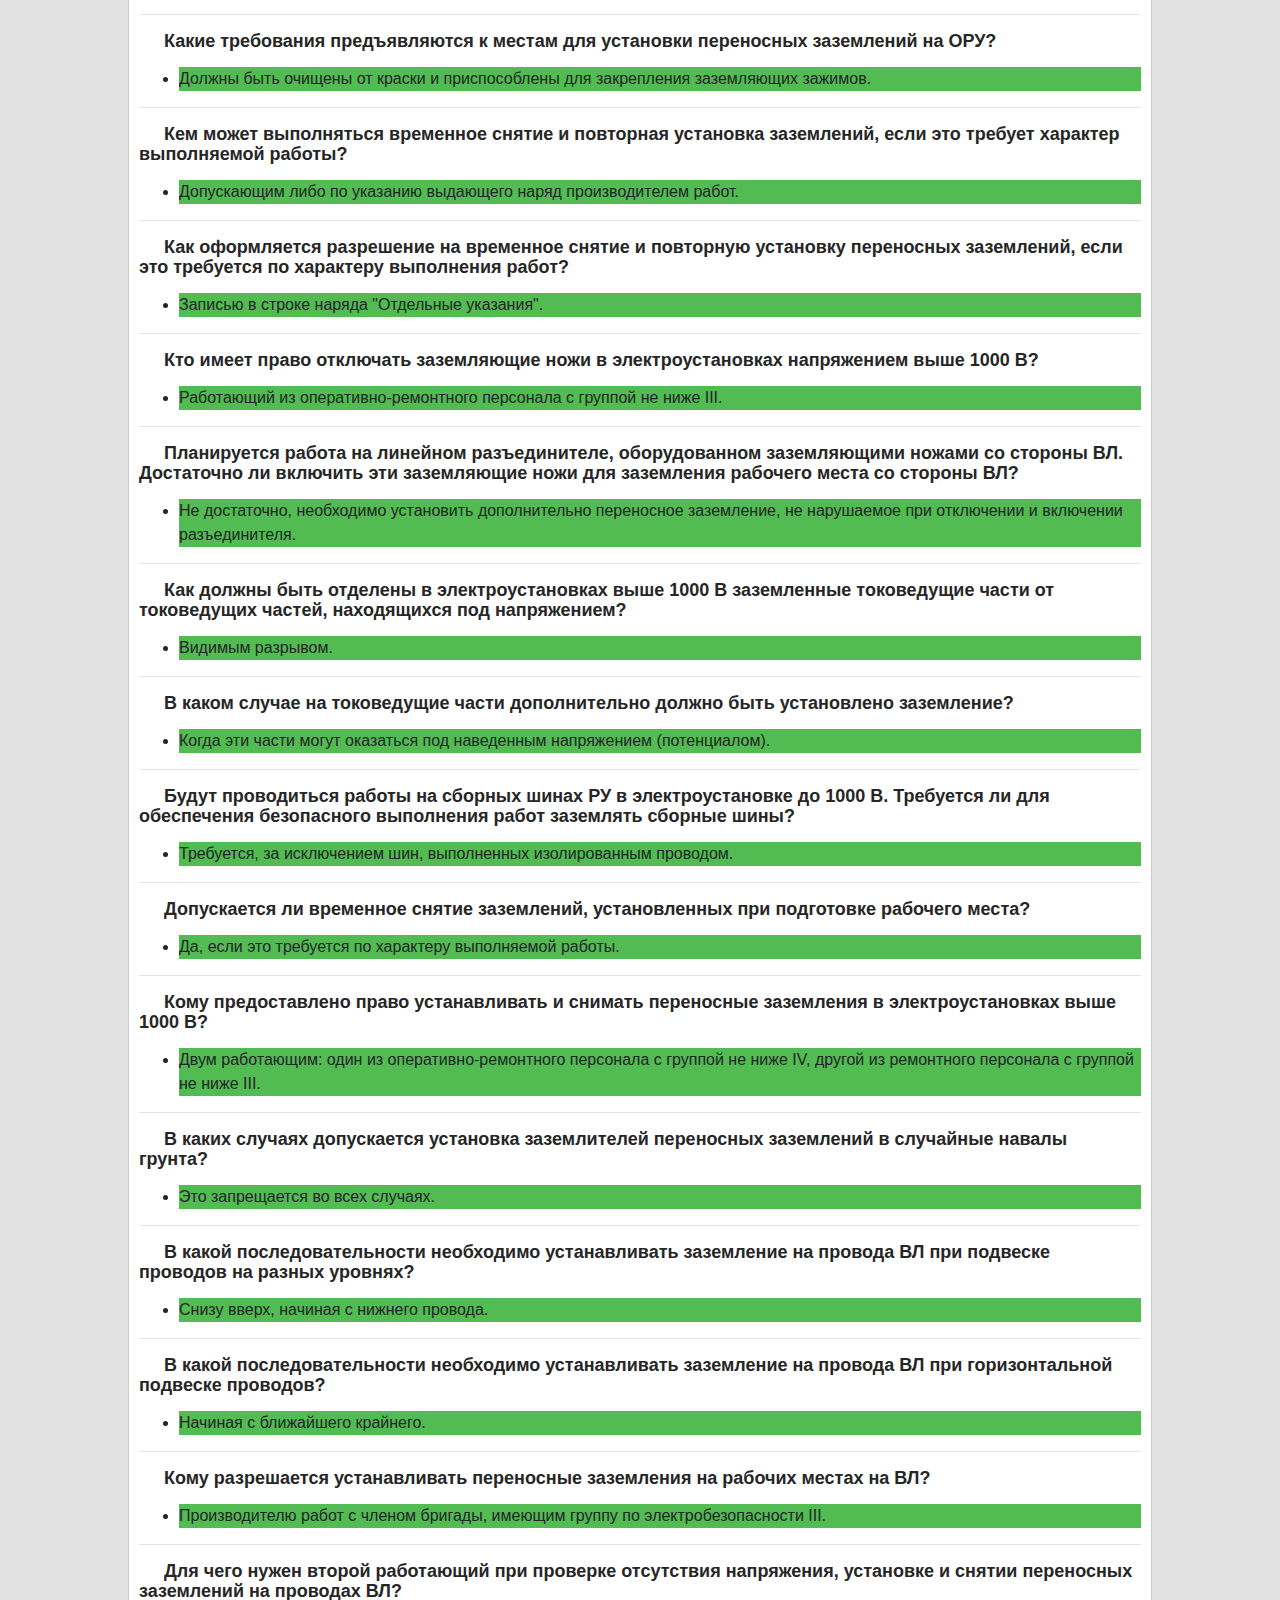
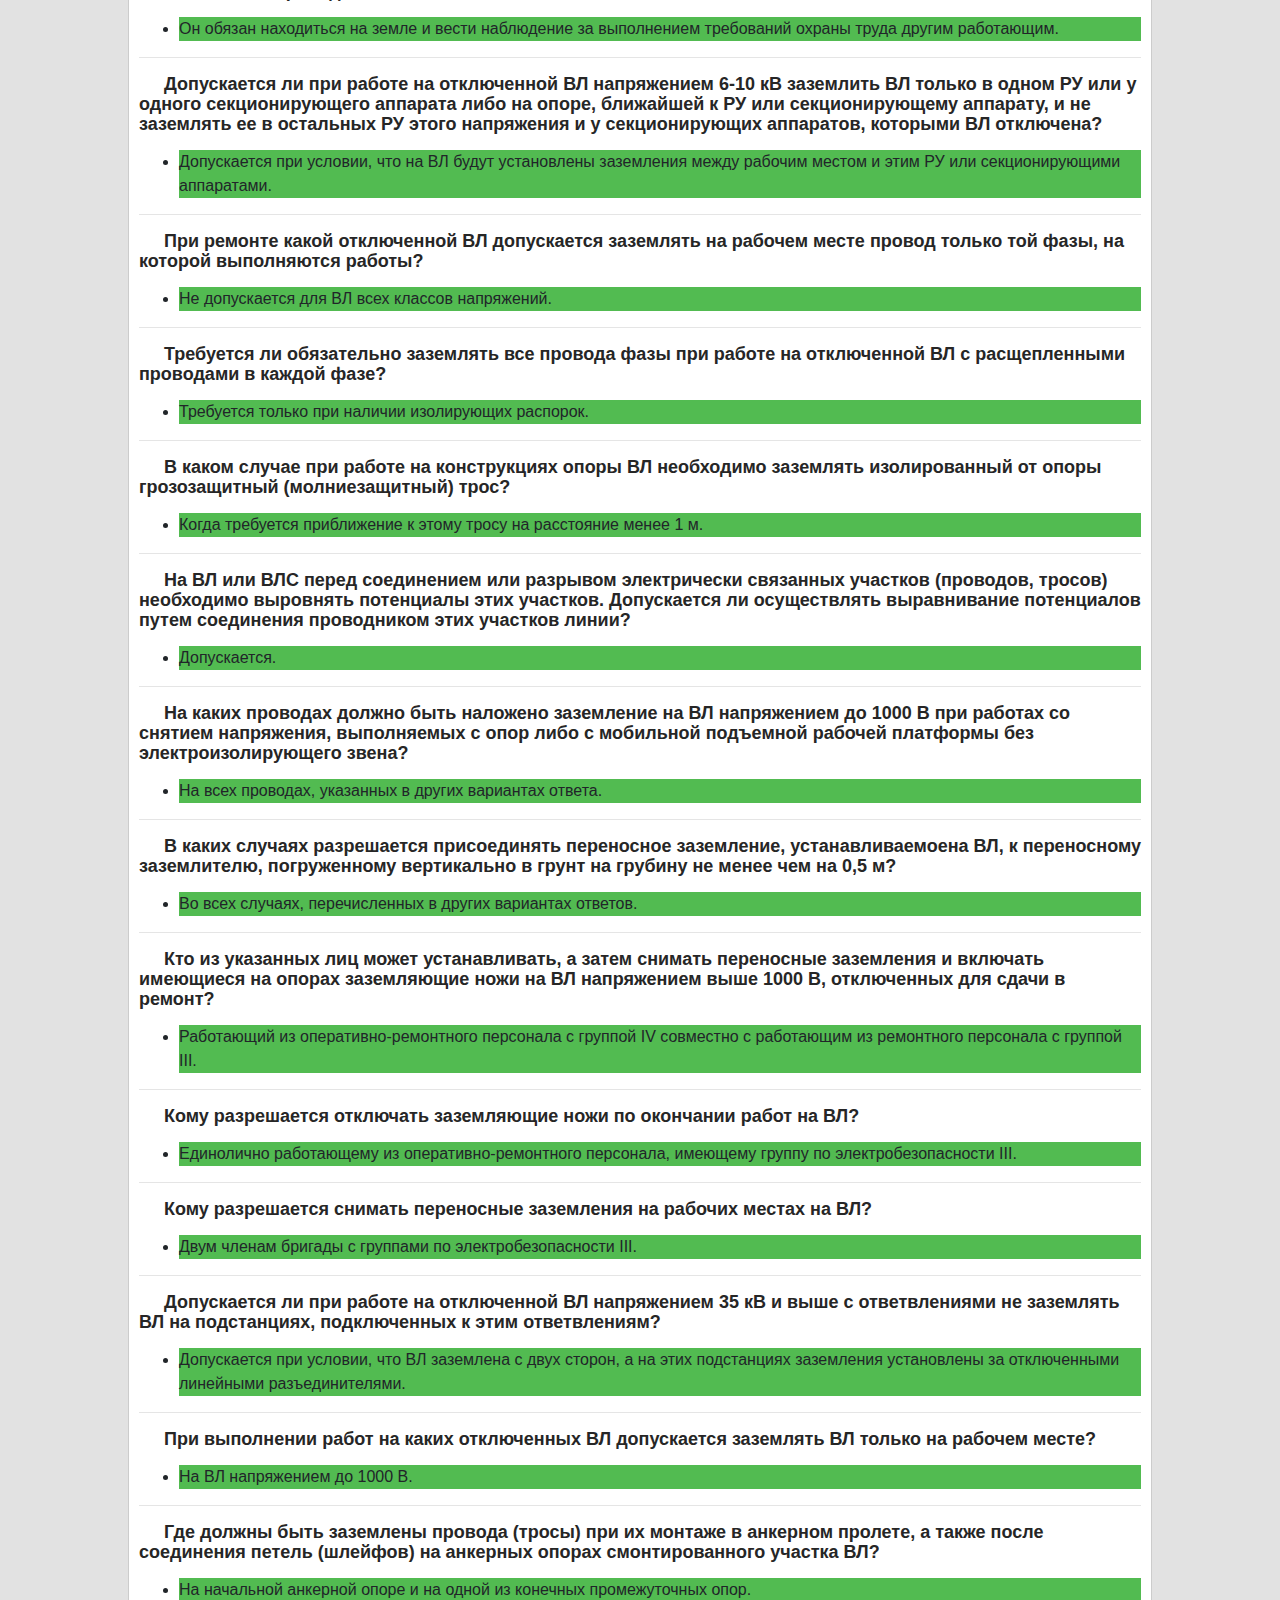
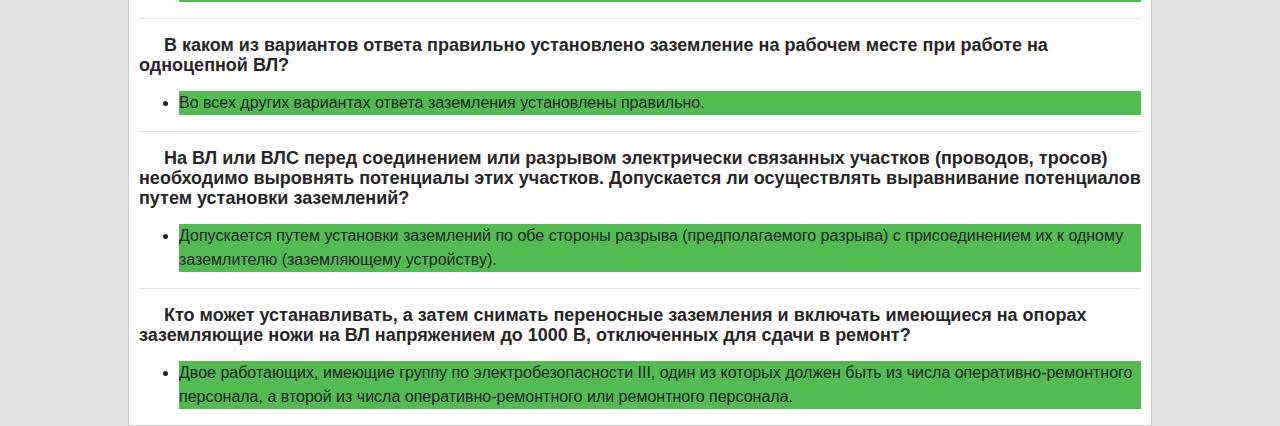
<file: tkp_6.html>
<!DOCTYPE html>
<html lang="ru">
<head>
  <meta charset="UTF-8">
  <meta name="viewport" content="width=device-width, initial-scale=1.0">
  <meta http-equiv="X-UA-Compatible" content="ie=edge">
  <link rel="stylesheet" href="https://stackpath.bootstrapcdn.com/bootstrap/4.4.1/css/bootstrap.min.css">
  <script src="https://code.jquery.com/jquery-3.4.1.slim.min.js" integrity="sha384-J6qa4849blE2+poT4WnyKhv5vZF5SrPo0iEjwBvKU7imGFAV0wwj1yYfoRSJoZ+n" crossorigin="anonymous"></script>
  <script src="https://cdn.jsdelivr.net/npm/popper.js@1.16.0/dist/umd/popper.min.js" integrity="sha384-Q6E9RHvbIyZFJoft+2mJbHaEWldlvI9IOYy5n3zV9zzTtmI3UksdQRVvoxMfooAo" crossorigin="anonymous"></script>
  <script src="https://stackpath.bootstrapcdn.com/bootstrap/4.4.1/js/bootstrap.min.js" integrity="sha384-wfSDF2E50Y2D1uUdj0O3uMBJnjuUD4Ih7YwaYd1iqfktj0Uod8GCExl3Og8ifwB6" crossorigin="anonymous"></script>
  <link rel="stylesheet" href="style.css" type="text/css">
  <title>ТКП-427</title>
</head>
<body>
  <nav class="navbar navbar-expand-lg navbar-light bg-light sticky-top">
    <div class="container-fluid">
      <button class="navbar-toggler" type="button" data-toggle="collapse" data-target="#navbarResponsive">
        <span class="navbar-toggler-icon"></span>
      </button>
      <div class="collapse navbar-collapse" id="navbarResponsive">
        <ul class="navbar-nav ml-auto">
          <li class="nav-item">
            <a href="index.html" class="nav-link">Глава 4</a>
          </li>
          <li class="nav-item">
            <a href="tkp_5.html" class="nav-link">Глава 5</a>
          </li>
          <li class="nav-item">
            <a href="tkp_6.html" class="nav-link active">Глава 6</a>
          </li>
          <li class="nav-item">
            <a href="tkp_7.html" class="nav-link">Глава 7</a>
          </li>          
          <li class="nav-item">
            <a href="tkp_8.html" class="nav-link">Глава 8</a>
          </li>                           
        </ul>
      </div>
    </div>
  </nav>
  <title>ТКП-427</title>
</head>
<body>
  <div class="body">
    <h2>Глава 6. Технические мероприятия.</h2>
    <div class="question">
      <p>Когда при подготовке рабочего места должно быть проверено отсутствие напряжения?</p>
      <ul>
        <li class='true_answer'>Перед установкой заземлений (включением заземляющих ножей, установкой переносных заземлений).</li>
      </ul>
    </div>
    <hr>
    <div class="question">
      <p>Нужно ли отключать воздушную линию связи, подвешенную совместно с ремонтируемой ВЛ?</p>
      <ul>
        <li class='true_answer'>Нужно.</li>
      </ul>
    </div>
    <hr>
    <div class="question">
      <p>Какие меры должны быть приняты, если на выделенном для работ участке электроустановки имеется связанный с ним трансформатор напряжения (ТН)?</p>
      <ul>
        <li class='true_answer'>ТН должен быть отключен и выполнены мероприятия, исключающие возможность подачи напряжения обратной трансформацией.</li>
      </ul>
    </div>
    <hr>
    <div class="question">
      <p>За что не несет ответственность каждый член бригады?</p>
      <ul>
        <li class='true_answer'>Соответствие подготовленного рабочего места указаниям наряда.</li>
      </ul>
    </div>
    <hr>
    <div class="question">
      <p>Разъединитель напряжением 10 кВ с ручным приводом отключен для обеспечения безопасного проведения работ. Какие меры для предотвращения его ошибочного или самопроизвольного включения являются обязательными?</p>
      <ul>
        <li class='true_answer'>Запирание на механический замок привода, вывешивание запрещающего плаката «Не включать! Работают Люди!»</li>
      </ul>
    </div>
    <hr>
    <div class="question">
      <p>Какой способ снятия напряжения для безопасного проведения работ в электроустановках до 1000 В не соответствует требованиям ТКП 412 - 2012?</p>
      <ul>
        <li class='true_answer'>В цепи, где установлен рубильник и предохранители, отключен рубильник.</li>
      </ul>
    </div>
    <hr>
    <div class="question">
      <p>В вариантах ответа приведены меры по предотвращению ошибочного включения коммутационных аппаратов при выполнении работ в электроустановках. В каком варианте указана мера, не предусмотренная ТКП 412 - 2012 Правила техники безопасности при эксплуатации электроустановок?</p>
      <ul>
        <li class='true_answer'>На время производства работ у коммутационного аппарата поставить наблюдающего с группой III.</li>
      </ul>
    </div>
    <hr>
    <div class="question">
      <p>Какие токоведущие части не должны быть отключены при работе на токоведущих частях, требующих снятия напряжения?</p>
      <ul>
        <li class='true_answer'>Все токоведущие части, расположенные в пределах охранной зоны электроустановок.</li>
      </ul>
    </div>
    <hr>
    <div class="question">
      <p>Кому предоставлено право назначать руководителя работ и при других работах, кроме перечисленных правилами?</p>
      <ul>
        <li class='true_answer'>Выдающему наряд.</li>
      </ul>
    </div>
    <hr>
    <div class="question">
      <p>Чем должен создаваться видимый разрыв при снятии напряжения в электроустановках выше 1000 В?</p>
      <ul>
        <li class='true_answer'>Отсоединением шин, проводов, отключением разъединителей, отделителей, снятием предохранителей.</li>
      </ul>
    </div>
    <hr>
    <div class="question">
      <p>Что нужно сделать в первую очередь после отключения разъединителя с ручным управлением?</p>
      <ul>
        <li class='true_answer'>Визуально убедиться в его отключенном положении и отсутствии шунтирующих перемычек.</li>
      </ul>
    </div>
    <hr>
    <div class="question">
      <p>Каким образом определяется отключенное положение коммутационных аппаратов до 1000 В с недоступными для осмотра контактами (автоматы, пакетные выключатели и т.д.)?</p>
      <ul>
        <li class='true_answer'>Проверкой отсутствия напряжения на зажимах либо на отходящих шинах.</li>
      </ul>
    </div>
    <hr>
    <div class="question">
      <p>Когда при подготовке рабочего места вывешиваются запрещающие плакаты?</p>
      <ul>
        <li class='true_answer'>После проведения необходимых отключений коммутационных аппаратов.</li>
      </ul>
    </div>
    <hr>
    <div class="question">
      <p>Какие меры не являются обязательными для предотвращения ошибочного или самопроизвольного включения коммутационных аппаратов, которыми может быть подано напряжение к месту работы в электроустановках выше 1000 В?</p>
      <ul>
        <li class='true_answer'>Расцепление тяги между приводом и аппаратом у разъединителей, отделителей, выключателей нагрузки.</li>
      </ul>
    </div>
    <hr>
    <div class="question">
      <p>Кому разрешается устанавливать и снимать изолирующие накладки, помещаемые между отключенными и находящимися под напряжением токоведущими частями?</p>
      <ul>
        <li class='true_answer'>Двум лицам, один с группой не ниже IV из оперативно-ремонтного персонала, другой с группой не ниже III.</li>
      </ul>
    </div>
    <hr>
    <div class="question">
      <p>Как ограждаются линейные разъединители ОРУ, оставшиеся под напряжением? (при снятии напряжения со всего ОРУ?).</p>
      <ul>
        <li class='true_answer'>Канатом, на котором вывешиваются плакаты «СТОЙ! НАПРЯЖЕНИЕ».</li>
      </ul>
    </div>
    <hr>
    <div class="question">
      <p>Разрешается ли использовать для подвески ограждающего каната конструкции ОРУ, не включенные в зону рабочего места?</p>
      <ul>
        <li class='true_answer'>Да, если они остаются вне ограждающего пространства.</li>
      </ul>
    </div>
    <hr>
    <div class="question">
      <p>В каких электроустановках на подготовленных рабочих местах должны быть вывешены плакаты "Работать здесь"?</p>
      <ul>
        <li class='true_answer'>Во всех электроустановках, кроме ВЛ и КЛ.</li>
      </ul>
    </div>
    <hr>
    <div class="question">
      <p>Где при подготовке рабочего места в ОРУ должны быть вывешены плакаты «НЕ ВЛЕЗАЙ! УБЬЕТ»?</p>
      <ul>
        <li class='true_answer'>На соседних конструкциях, по которым возможен подъем к частям электроустановки, находящимся под напряжением, граничащих с той, по которой разрешается подниматься.</li>
      </ul>
    </div>
    <hr>
    <div class="question">
      <p>Где должны вывешиваться плакаты «НЕ ВКЛЮЧАТЬ! РАБОТАЮТ ЛЮДИ»?</p>
      <ul>
        <li class='true_answer'>На приводах разъединителей, отделителей, выключателей нагрузки с ручным управлением, при включении которых может быть подано напряжение на рабочее место.</li>
      </ul>
    </div>
    <hr>
    <div class="question">
      <p>Где вывешиваются плакаты «НЕ ВКЛЮЧАТЬ! РАБОТАЮТ ЛЮДИ» на присоединениях до 1000 В, не имеющих автоматов, выключателей или рубильников?</p>
      <ul>
        <li class='true_answer'>У снятых предохранителей,</li>
      </ul>
    </div>
    <hr>
    <div class="question">
      <p>Сколько и какие запрещающие плакаты должны вывешиваться на приводе линейного разъединителя с ручным приводом при работе на ВЛ или КЛ нескольких бригад?</p>
      <ul>
        <li class='true_answer'>Один. «НЕ ВКЛЮЧАТЬ! РАБОТА НА ЛИНИИ».</li>
      </ul>
    </div>
    <hr>
    <div class="question">
      <p>Где в электроустановках должны вывешиваться плакаты «ЗАЗЕМЛЕНО»?</p>
      <ul>
        <li class='true_answer'>На приводах коммутационной аппаратуры, а также на ключах и кнопках управления коммутационными аппаратами, при включении которых может быть подано напряжение на заземленный участок электроустановки.</li>
      </ul>
    </div>
    <hr>
    <div class="question">
      <p>Какие плакаты безопасности укрепляются на временных ограждениях в электроустановках напряжением выше 1000 В?</p>
      <ul>
        <li class='true_answer'>"СТОЙ! НАПРЯЖЕНИЕ."</li>
      </ul>
    </div>
    <hr>
    <div class="question">
      <p>Допускается ли в качестве ограждений применение изолирующих накладок, помещаемых между отключенными и находящимися под напряжением частям электроустановки напряжением до 10 кВ?</p>
      <ul>
        <li class='true_answer'>Да, в тех случаях, когда нельзя оградить токоведущие части щитами.</li>
      </ul>
    </div>
    <hr>
    <div class="question">
      <p>Какие плакаты должны быть вывешены на ограждениях камер, шкафах и панелях, граничащих с рабочим местом?</p>
      <ul>
        <li class='true_answer'>"СТОЙ! НАПРЯЖЕНИЕ".</li>
      </ul>
    </div>
    <hr>
    <div class="question">
      <p>Как следует обеспечить безопасность персонала, если от рабочего места в ОРУ по конструкциям можно пройти к участкам, находящимся под напряжением?</p>
      <ul>
        <li class='true_answer'>Вывесить на таких конструкциях плакаты "СТОЙ! НАПРЯЖЕНИЕ."</li>
      </ul>
    </div>
    <hr>
    <div class="question">
      <p>Кто имеет право устанавливать плакат «СТОЙ! НАПРЯЖЕНИЕ» на конструкциях ОРУ, по которым можно пройти от рабочего места к граничащим с ним участкам, находящихся под напряжением?</p>
      <ul>
        <li class='true_answer'>Работающий из ремонтного персонала с группой не ниже III, под руководством допускающего.</li>
      </ul>
    </div>
    <hr>
    <div class="question">
      <p>Где при работах в ОРУ устанавливаются плакаты «ВЛЕЗАТЬ ЗДЕСЬ»?</p>
      <ul>
        <li class='true_answer'>На стационарных лестницах и конструкциях, по которым разрешено подниматься для проведения работ.</li>
      </ul>
    </div>
    <hr>
    <div class="question">
      <p>Можно ли убирать или переставлять до полного окончания работы плакаты и ограждения, установленные при подготовке рабочих мест?</p>
      <ul>
        <li class='true_answer'>Нельзя, кроме случаев, оговоренных в строке наряда «Отдельные указания».</li>
      </ul>
    </div>
    <hr>
    <div class="question">
      <p>У каких аппаратов плакат «НЕ ВКЛЮЧАТЬ! РАБОТАЮТ ЛЮДИ» должен вывешиваться у каждого полюса?</p>
      <ul>
        <li class='true_answer'>У однополюсных разъединителей.</li>
      </ul>
    </div>
    <hr>
    <div class="question">
      <p>Где должны вывешиваться запрещающие плакаты «НЕ ВКЛЮЧАТЬ! РАБОТА НА ЛИНИИ» при работе бригады на ВЛ и КЛ?</p>
      <ul>
        <li class='true_answer'>На приводах коммутационной аппаратуры, а также на ключах и кнопках управления коммутационными аппаратами, которыми отключена для работы ВЛ или КЛ.</li>
      </ul>
    </div>
    <hr>
    <div class="question">
      <p>Кто дает указание на установку и снятие плаката «НЕ ВКЛЮЧАТЬ! РАБОТА НА ЛИНИИ»?</p>
      <ul>
        <li class='true_answer'>Лицо, выдающее разрешение на подготовку рабочих мест.</li>
      </ul>
    </div>
    <hr>
    <div class="question">
      <p>Для каких электроустановок допустимое расстояние от токоведущих частей, находящихся под напряжением, до временных ограждений может быть уменьшено до 0,35 м?</p>
      <ul>
        <li class='true_answer'>6-10кВ.</li>
      </ul>
    </div>
    <hr>
    <div class="question">
      <p>На каком расстоянии от токоведущих частей, находящихся под напряжением, должны находиться изолирующие накладки, помещаемые между отключенными и находящимися под напряжением частями электроустановки напряжением до 10 кВ?</p>
      <ul>
        <li class='true_answer'>Они могут касаться токоведущих частей, находящихся под напряжением</li>
      </ul>
    </div>
    <hr>
    <div class="question">
      <p>В каком случае не требуется ограждать рабочее место при проведении работ в ОРУ?</p>
      <ul>
        <li class='true_answer'>При работах во вторичных цепях по распоряжению.</li>
      </ul>
    </div>
    <hr>
    <div class="question">
      <p>Где не должны вывешиваться плакаты «СТОЙ! НАПРЯЖЕНИЕ» при проведении работ в электроустановках?</p>
      <ul>
        <li class='true_answer'>На соседних конструкциях, по которым возможен подъем к частям электроустановки, находящимся под напряжением, граничащих с той, по которой разрешается подниматься.</li>
      </ul>
    </div>
    <hr>
    <div class="question">
      <p>В электроустановках какого напряжения для проверки отсутствия напряжения можно пользоваться электроизолирующей штангой?</p>
      <ul>
        <li class='true_answer'>35 кВ и выше.</li>
      </ul>
    </div>
    <hr>
    <div class="question">
      <p>Как можно в сухую погоду проверить отсутствие напряжения в электроустановках 35 кВ и выше, если нет указателя напряжения?</p>
      <ul>
        <li class='true_answer'>Изолирующей штангой, пригодной для данной электроустановки.</li>
      </ul>
    </div>
    <hr>
    <div class="question">
      <p>Кому разрешается проверять отсутствие напряжения в электроустановках до 1000 В?</p>
      <ul>
        <li class='true_answer'>Одному работающему из оперативно-ремонтного персонала с группой не ниже III.</li>
      </ul>
    </div>
    <hr>
    <div class="question">
      <p>Как подтверждается отсутствие напряжения на вводах ВЛ или КЛ, если это делается выверкой схемы на местности?</p>
      <ul>
        <li class='true_answer'>Подтверждается дежурным, в оперативном управлении которого находится линия.</li>
      </ul>
    </div>
    <hr>
    <div class="question">
      <p>Что не входит в понятие «выверка схемы на местности» для определения отсутствия напряжения на ВЛ?</p>
      <ul>
        <li class='true_answer'>Определение расстояния от РУ до места работы по трассе ВЛ</li>
      </ul>
    </div>
    <hr>
    <div class="question">
      <p>Можно ли в электроустановке проверять отсутствие напряжения в специально выполненных гнездах, имеющих электрическую связь с токоведущими частями через делитель напряжения?</p>
      <ul>
        <li class='true_answer'>Можно в электроустановках с герметичными, изолированными токоведущими частями.</li>
      </ul>
    </div>
    <hr>
    <div class="question">
      <p>В каком порядке следует проверять отсутствие напряжения указателем на ВЛ при подвеске проводов на различных уровнях?</p>
      <ul>
        <li class='true_answer'>Снизу вверх, начиная с нижнего провода.</li>
      </ul>
    </div>
    <hr>
    <div class="question">
      <p>Где необходимо проверять отсутствие напряжения двухполюсным указателем в электроустановках до 1000 В с глухозаземленной нейтралью?</p>
      <ul>
        <li class='true_answer'>Между всеми фазами и между каждой фазой и заземляющим (зануляющим) проводником.</li>
      </ul>
    </div>
    <hr>
    <div class="question">
      <p>Допускается ли проверять отсутствие напряжения в электроустановках до 1000 вольтметром?</p>
      <ul>
        <li class='true_answer'>Допускается, предварительно проверенным.</li>
      </ul>
    </div>
    <hr>
    <div class="question">
      <p>Как проверяется исправность указателя напряжения перед его применением?</p>
      <ul>
        <li class='true_answer'>Приближением к токоведущим частям, расположенным вблизи и заведомо находящимся под напряжением или специальным прибором.</li>
      </ul>
    </div>
    <hr>
    <div class="question">
      <p>Какие средства защиты необходимо применять при пользовании указателем напряжения в электроустановках выше 1000 В?</p>
      <ul>
        <li class='true_answer'>Электроизолирующие перчатки и средства защиты лица.</li>
      </ul>
    </div>
    <hr>
    <div class="question">
      <p>Кому разрешается проверять отсутствие напряжения в электроустановках выше 1000 В?</p>
      <ul>
        <li class='true_answer'>Одному работающему из оперативно-ремонтного персонала с группой не ниже IV.</li>
      </ul>
    </div>
    <hr>
    <div class="question">
      <p>В каком случае из перечисленных запрещается проверять отсутствие напряжения выверкой схемы на местности или непосредственно на оборудовании?</p>
      <ul>
        <li class='true_answer'>В ЗРУ, КРУ внутренней установки.</li>
      </ul>
    </div>
    <hr>
    <div class="question">
      <p>Кто имеет право проверять отсутствие напряжения на ВЛ выше 1000 В?</p>
      <ul>
        <li class='true_answer'>Двое работающих, один с группой не ниже IV, другой с группой не ниже III.</li>
      </ul>
    </div>
    <hr>
    <div class="question">
      <p>Какая мера не связана с выверкой схемы для проверки отсутствия напряжения в электроустановке, конструктивная особенность которой не позволяет проверить отсутствие напряжения указателем напряжения?</p>
      <ul>
        <li class='true_answer'>Проверка включенного положения коммутационного аппарата.</li>
      </ul>
    </div>
    <hr>
    <div class="question">
      <p>Каким прибором разрешается проверять отсутствие напряжения на ВЛ 6-10 кВ?</p>
      <ul>
        <li class='true_answer'>Указателем напряжения, для которого не требуется заземлять рабочую часть.</li>
      </ul>
    </div>
    <hr>
    <div class="question">
      <p>В каком порядке следует проверять отсутствие напряжения указателем на ВЛ при горизонтальной подвеске проводов?</p>
      <ul>
        <li class='true_answer'>Начинать с ближайшего провода от работника.</li>
      </ul>
    </div>
    <hr>
    <div class="question">
      <p>Допускается ли проверять отсутствие напряжения в электроустановках до 1000 В контрольными лампами?</p>
      <ul>
        <li class='true_answer'>Запрещается.</li>
      </ul>
    </div>
    <hr>
    <div class="question">
      <p>По показаниям каких устройств можно делать заключение об отсутствии напряжения в электроустановке?</p>
      <ul>
        <li class='true_answer'>Указателей напряжения.</li>
      </ul>
    </div>
    <hr>
    <div class="question">
      <p>В каком порядке необходимо снимать переносное заземление?</p>
      <ul>
        <li class='true_answer'>Сначала снять его с токоведущих частей, а затем отсоединить от заземляющего устройства.</li>
      </ul>
    </div>
    <hr>
    <div class="question">
      <p>Как следует закреплять зажимы переносных заземлений в электроустановках?</p>
      <ul>
        <li class='true_answer'>Электроизолирующей штангой или непосредственно руками в электроизолирующих перчатках.</li>
      </ul>
    </div>
    <hr>
    <div class="question">
      <p>Непосредственно после выполнения какого технического мероприятия должна выполняться установка заземления на токоведущие части (включение стационарных заземляющих ножей)?</p>
      <ul>
        <li class='true_answer'>После проверки отсутствия напряжения.</li>
      </ul>
    </div>
    <hr>
    <div class="question">
      <p>В каком порядке необходимо устанавливать переносное заземление?</p>
      <ul>
        <li class='true_answer'>Сначала присоединить к заземляющему устройству, а затем, после проверки отсутствия напряжения, установить на токоведущие части.</li>
      </ul>
    </div>
    <hr>
    <div class="question">
      <p>Какие защитные средства должны применяться при установке и снятии переносных заземлений в электроустановках выше 1000 В?</p>
      <ul>
        <li class='true_answer'>Электроизолирующие перчатки, электроизолирующая штанга и средства защиты лица.</li>
      </ul>
    </div>
    <hr>
    <div class="question">
      <p>Какие защитные средства должны применяться при установке и снятии набрасываемых переносных заземлений на ВЛ?</p>
      <ul>
        <li class='true_answer'>Электроизолирующие перчатки, а на ВЛ выше 1000 В и электроизолирующие боты.</li>
      </ul>
    </div>
    <hr>
    <div class="question">
      <p>Разрешается ли закреплять руками зажимы переносных заземлений в электроустановках?</p>
      <ul>
        <li class='true_answer'>Да, в электроизолирующих перчатках.</li>
      </ul>
    </div>
    <hr>
    <div class="question">
      <p>Какие защитные средства должны применяться при установке и снятии переносных заземлений в электроустановках до 1000 В?</p>
      <ul>
        <li class='true_answer'>Электроизолирующие перчатки.</li>
      </ul>
    </div>
    <hr>
    <div class="question">
      <p>Кому предоставлено право единолично устанавливать и снимать заземления в электроустановках до 1000 В?</p>
      <ul>
        <li class='true_answer'>Работающему из оперативно-ремонтного персонала с группой не ниже III.</li>
      </ul>
    </div>
    <hr>
    <div class="question">
      <p>Разрешается ли привлекать персонал потребителей в качестве второго лица при наложении заземлений в электроустановках выше 1000 В?</p>
      <ul>
        <li class='true_answer'>Разрешается, при заземлении присоединений потребителей.</li>
      </ul>
    </div>
    <hr>
    <div class="question">
      <p>Кто имеет право включать заземляющие ножи в электроустановках напряжением выше 1000 В?</p>
      <ul>
        <li class='true_answer'>Работающий из оперативно-ремонтного персонала с группой не ниже IV.</li>
      </ul>
    </div>
    <hr>
    <div class="question">
      <p>Какие токоведущие части должны заземляться в электроустановках выше 1000 В?</p>
      <ul>
        <li class='true_answer'>Токоведущие части всех фаз (полюсов) отключенного для работ участка со всех сторон, откуда может быть подано напряжение.</li>
      </ul>
    </div>
    <hr>
    <div class="question">
      <p>Предстоит работа в электроустановке выше 1000 В на сборных шинах. В каких местах в данной электроустановке необходимо установить заземления для безопасного выполнения работы?</p>
      <ul>
        <li class='true_answer'>Достаточно установить одно заземление на сборных шинах.</li>
      </ul>
    </div>
    <hr>
    <div class="question">
      <p>Могут ли в электроустановках выше 1000 В установленные заземления быть отделены от токоведущих частей,на которых непосредственно производится работа, отключенными выключателями, разъединителями, отделителями, снятыми предохранителями?</p>
      <ul>
        <li class='true_answer'>Могут.</li>
      </ul>
    </div>
    <hr>
    <div class="question">
      <p>Могут ли в электроустановках выше 1000 В установленные заземления быть отделены от токоведущих частей,на которых непосредственно производится работа, отключенными выключателями, разъединителями, отделителями, снятыми предохранителями?</p>
      <ul>
        <li class='true_answer'>Могут.</li>
      </ul>
    </div>
    <hr>
    <div class="question">
      <p>В ЗРУ переносные заземления устанавливаются на токоведущие части в предназначенных для этого местах. Какие требования предъявляются к этим местам?</p>
      <ul>
        <li class='true_answer'>Должны быть очищены от краски (окислов металлов), обозначаться черными полосами и приспособлены для закрепления заземляющих зажимов.</li>
      </ul>
    </div>
    <hr>
    <div class="question">
      <p>Какие требования предъявляются к местам для установки переносных заземлений на ОРУ?</p>
      <ul>
        <li class='true_answer'>Должны быть очищены от краски и приспособлены для закрепления заземляющих зажимов.</li>
      </ul>
    </div>
    <hr>
    <div class="question">
      <p>Кем может выполняться временное снятие и повторная установка заземлений, если это требует характер выполняемой работы?</p>
      <ul>
        <li class='true_answer'>Допускающим либо по указанию выдающего наряд производителем работ.</li>
      </ul>
    </div>
    <hr>
    <div class="question">
      <p>Как оформляется разрешение на временное снятие и повторную установку переносных заземлений, если это требуется по характеру выполнения работ?</p>
      <ul>
        <li class='true_answer'>Записью в строке наряда "Отдельные указания".</li>
      </ul>
    </div>
    <hr>
    <div class="question">
      <p>Кто имеет право отключать заземляющие ножи в электроустановках напряжением выше 1000 В?</p>
      <ul>
        <li class='true_answer'>Работающий из оперативно-ремонтного персонала с группой не ниже III.</li>
      </ul>
    </div>
    <hr>
    <div class="question">
      <p>Планируется работа на линейном разъединителе, оборудованном заземляющими ножами со стороны ВЛ. Достаточно ли включить эти заземляющие ножи для заземления рабочего места со стороны ВЛ?</p>
      <ul>
        <li class='true_answer'>Не достаточно, необходимо установить дополнительно переносное заземление, не нарушаемое при отключении и включении разъединителя.</li>
      </ul>
    </div>
    <hr>
    <div class="question">
      <p>Как должны быть отделены в электроустановках выше 1000 В заземленные токоведущие части от токоведущих частей, находящихся под напряжением?</p>
      <ul>
        <li class='true_answer'>Видимым разрывом.</li>
      </ul>
    </div>
    <hr>
    <div class="question">
      <p>В каком случае на токоведущие части дополнительно должно быть установлено заземление?</p>
      <ul>
        <li class='true_answer'>Когда эти части могут оказаться под наведенным напряжением (потенциалом).</li>
      </ul>
    </div>
    <hr>
    <div class="question">
      <p>Будут проводиться работы на сборных шинах РУ в электроустановке до 1000 В. Требуется ли для обеспечения безопасного выполнения работ заземлять сборные шины?</p>
      <ul>
        <li class='true_answer'>Требуется, за исключением шин, выполненных изолированным проводом.</li>
      </ul>
    </div>
    <hr>
    <div class="question">
      <p>Допускается ли временное снятие заземлений, установленных при подготовке рабочего места?</p>
      <ul>
        <li class='true_answer'>Да, если это требуется по характеру выполняемой работы.</li>
      </ul>
    </div>
    <hr>
    <div class="question">
      <p>Кому предоставлено право устанавливать и снимать переносные заземления в электроустановках выше 1000 В?</p>
      <ul>
        <li class='true_answer'>Двум работающим: один из оперативно-ремонтного персонала с группой не ниже IV, другой из ремонтного персонала с группой не ниже III.</li>
      </ul>
    </div>
    <hr>
    <div class="question">
      <p>В каких случаях допускается установка заземлителей переносных заземлений в случайные навалы грунта?</p>
      <ul>
        <li class='true_answer'>Это запрещается во всех случаях.</li>
      </ul>
    </div>
    <hr>
    <div class="question">
      <p>В какой последовательности необходимо устанавливать заземление на провода ВЛ при подвеске проводов на разных уровнях?</p>
      <ul>
        <li class='true_answer'>Снизу вверх, начиная с нижнего провода.</li>
      </ul>
    </div>
    <hr>
    <div class="question">
      <p>В какой последовательности необходимо устанавливать заземление на провода ВЛ при горизонтальной подвеске проводов?</p>
      <ul>
        <li class='true_answer'>Начиная с ближайшего крайнего.</li>
      </ul>
    </div>
    <hr>
    <div class="question">
      <p>Кому разрешается устанавливать переносные заземления на рабочих местах на ВЛ?</p>
      <ul>
        <li class='true_answer'>Производителю работ с членом бригады, имеющим группу по электробезопасности III.</li>
      </ul>
    </div>
    <hr>
    <div class="question">
      <p>Для чего нужен второй работающий при проверке отсутствия напряжения, установке и снятии переносных заземлений на проводах ВЛ?</p>
      <ul>
        <li class='true_answer'>Он обязан находиться на земле и вести наблюдение за выполнением требований охраны труда другим работающим.</li>
      </ul>
    </div>
    <hr>
    <div class="question">
      <p>Допускается ли при работе на отключенной ВЛ напряжением 6-10 кВ заземлить ВЛ только в одном РУ или у одного секционирующего аппарата либо на опоре, ближайшей к РУ или секционирующему аппарату, и не заземлять ее в остальных РУ этого напряжения и у секционирующих аппаратов, которыми ВЛ отключена?</p>
      <ul>
        <li class='true_answer'>Допускается при условии, что на ВЛ будут установлены заземления между рабочим местом и этим РУ или секционирующими аппаратами.</li>
      </ul>
    </div>
    <hr>
    <div class="question">
      <p>При ремонте какой отключенной ВЛ допускается заземлять на рабочем месте провод только той фазы, на которой выполняются работы?</p>
      <ul>
        <li class='true_answer'>Не допускается для ВЛ всех классов напряжений.</li>
      </ul>
    </div>
    <hr>
    <div class="question">
      <p>Требуется ли обязательно заземлять все провода фазы при работе на отключенной ВЛ с расщепленными проводами в каждой фазе?</p>
      <ul>
        <li class='true_answer'>Требуется только при наличии изолирующих распорок.</li>
      </ul>
    </div>
    <hr>
    <div class="question">
      <p>В каком случае при работе на конструкциях опоры ВЛ необходимо заземлять изолированный от опоры грозозащитный (молниезащитный) трос?</p>
      <ul>
        <li class='true_answer'>Когда требуется приближение к этому тросу на расстояние менее 1 м.</li>
      </ul>
    </div>
    <hr>
    <div class="question">
      <p>На ВЛ или ВЛС перед соединением или разрывом электрически связанных участков (проводов, тросов) необходимо выровнять потенциалы этих участков. Допускается ли осуществлять выравнивание потенциалов путем соединения проводником этих участков линии?</p>
      <ul>
        <li class='true_answer'>Допускается.</li>
      </ul>
    </div>
    <hr>
    <div class="question">
      <p>На каких проводах должно быть наложено заземление на ВЛ напряжением до 1000 В при работах со снятием напряжения, выполняемых с опор либо с мобильной подъемной рабочей платформы без электроизолирующего звена?</p>
      <ul>
        <li class='true_answer'>На всех проводах, указанных в других вариантах ответа.</li>
      </ul>
    </div>
    <hr>
    <div class="question">
      <p>В каких случаях разрешается присоединять переносное заземление, устанавливаемоена ВЛ, к переносному заземлителю, погруженному вертикально в грунт на грубину не менее чем на 0,5 м?</p>
      <ul>
        <li class='true_answer'>Во всех случаях, перечисленных в других вариантах ответов.</li>
      </ul>
    </div>
    <hr>
    <div class="question">
      <p>Кто из указанных лиц может устанавливать, а затем снимать переносные заземления и включать имеющиеся на опорах заземляющие ножи на ВЛ напряжением выше 1000 В, отключенных для сдачи в ремонт?</p>
      <ul>
        <li class='true_answer'>Работающий из оперативно-ремонтного персонала с группой IV совместно с работающим из ремонтного персонала с группой III.</li>
      </ul>
    </div>
    <hr>
    <div class="question">
      <p>Кому разрешается отключать заземляющие ножи по окончании работ на ВЛ?</p>
      <ul>
        <li class='true_answer'>Единолично работающему из оперативно-ремонтного персонала, имеющему группу по электробезопасности III.</li>
      </ul>
    </div>
    <hr>
    <div class="question">
      <p>Кому разрешается снимать переносные заземления на рабочих местах на ВЛ?</p>
      <ul>
        <li class='true_answer'>Двум членам бригады с группами по электробезопасности III.</li>
      </ul>
    </div>
    <hr>
    <div class="question">
      <p>Допускается ли при работе на отключенной ВЛ напряжением 35 кВ и выше с ответвлениями не заземлять ВЛ на подстанциях, подключенных к этим ответвлениям?</p>
      <ul>
        <li class='true_answer'>Допускается при условии, что ВЛ заземлена с двух сторон, а на этих подстанциях заземления установлены за отключенными линейными разъединителями.</li>
      </ul>
    </div>
    <hr>
    <div class="question">
      <p>При выполнении работ на каких отключенных ВЛ допускается заземлять ВЛ только на рабочем месте?</p>
      <ul>
        <li class='true_answer'>На ВЛ напряжением до 1000 В.</li>
      </ul>
    </div>
    <hr>
    <div class="question">
      <p>Где должны быть заземлены провода (тросы) при их монтаже в анкерном пролете, а также после соединения петель (шлейфов) на анкерных опорах смонтированного участка ВЛ?</p>
      <ul>
        <li class='true_answer'>На начальной анкерной опоре и на одной из конечных промежуточных опор.</li>
      </ul>
    </div>
    <hr>
    <div class="question">
      <p>В каком из вариантов ответа правильно установлено заземление на рабочем месте при работе на одноцепной ВЛ?</p>
      <ul>
        <li class='true_answer'>Во всех других вариантах ответа заземления установлены правильно.</li>
      </ul>
    </div>
    <hr>
    <div class="question">
      <p>На ВЛ или ВЛС перед соединением или разрывом электрически связанных участков (проводов, тросов) необходимо выровнять потенциалы этих участков. Допускается ли осуществлять выравнивание потенциалов путем установки заземлений?</p>
      <ul>
        <li class='true_answer'>Допускается путем установки заземлений по обе стороны разрыва (предполагаемого разрыва) с присоединением их к одному заземлителю (заземляющему устройству).</li>
      </ul>
    </div>
    <hr>
    <div class="question">
      <p>Кто может устанавливать, а затем снимать переносные заземления и включать имеющиеся на опорах заземляющие ножи на ВЛ напряжением до 1000 В, отключенных для сдачи в ремонт?</p>
      <ul>
        <li class='true_answer'>Двое работающих, имеющие группу по электробезопасности III, один из которых должен быть из числа оперативно-ремонтного персонала, а второй из числа оперативно-ремонтного или ремонтного персонала.</li>
      </ul>
    </div>

  </div>

</body>
</html>
</file>
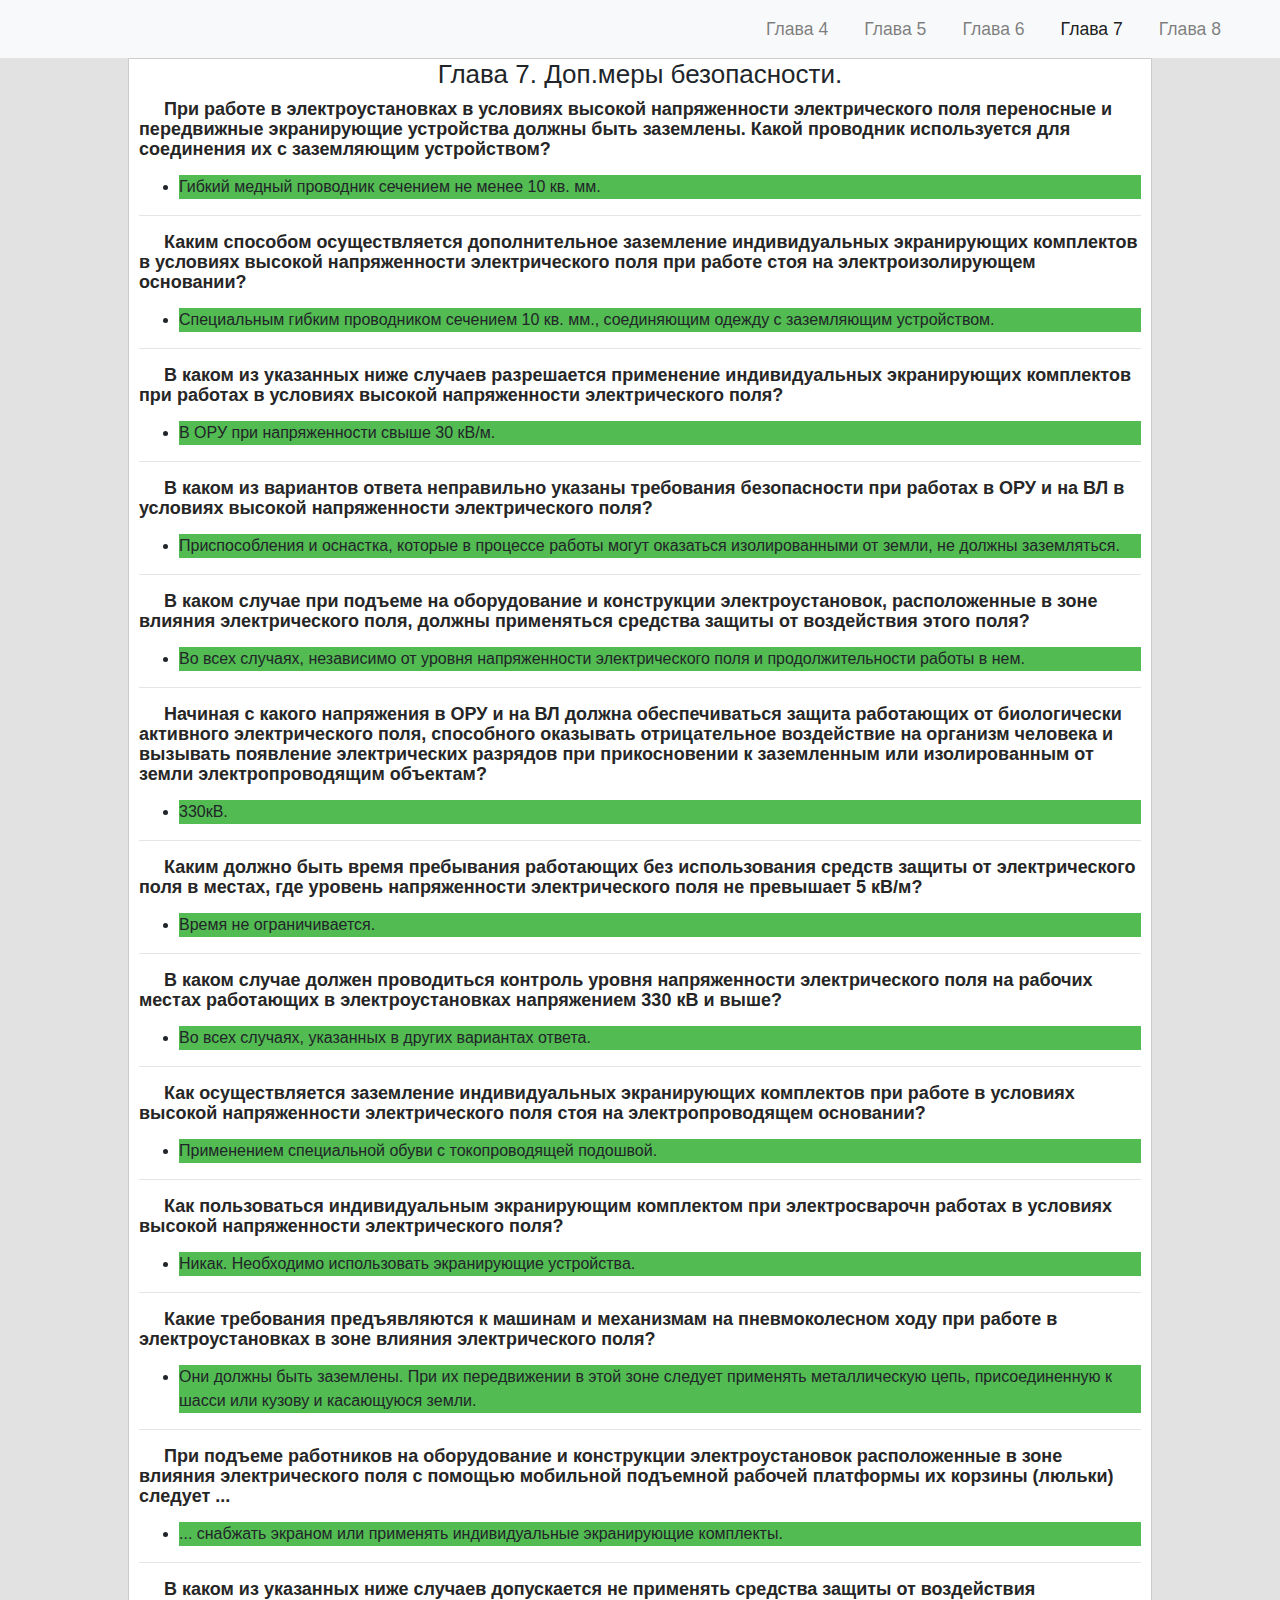
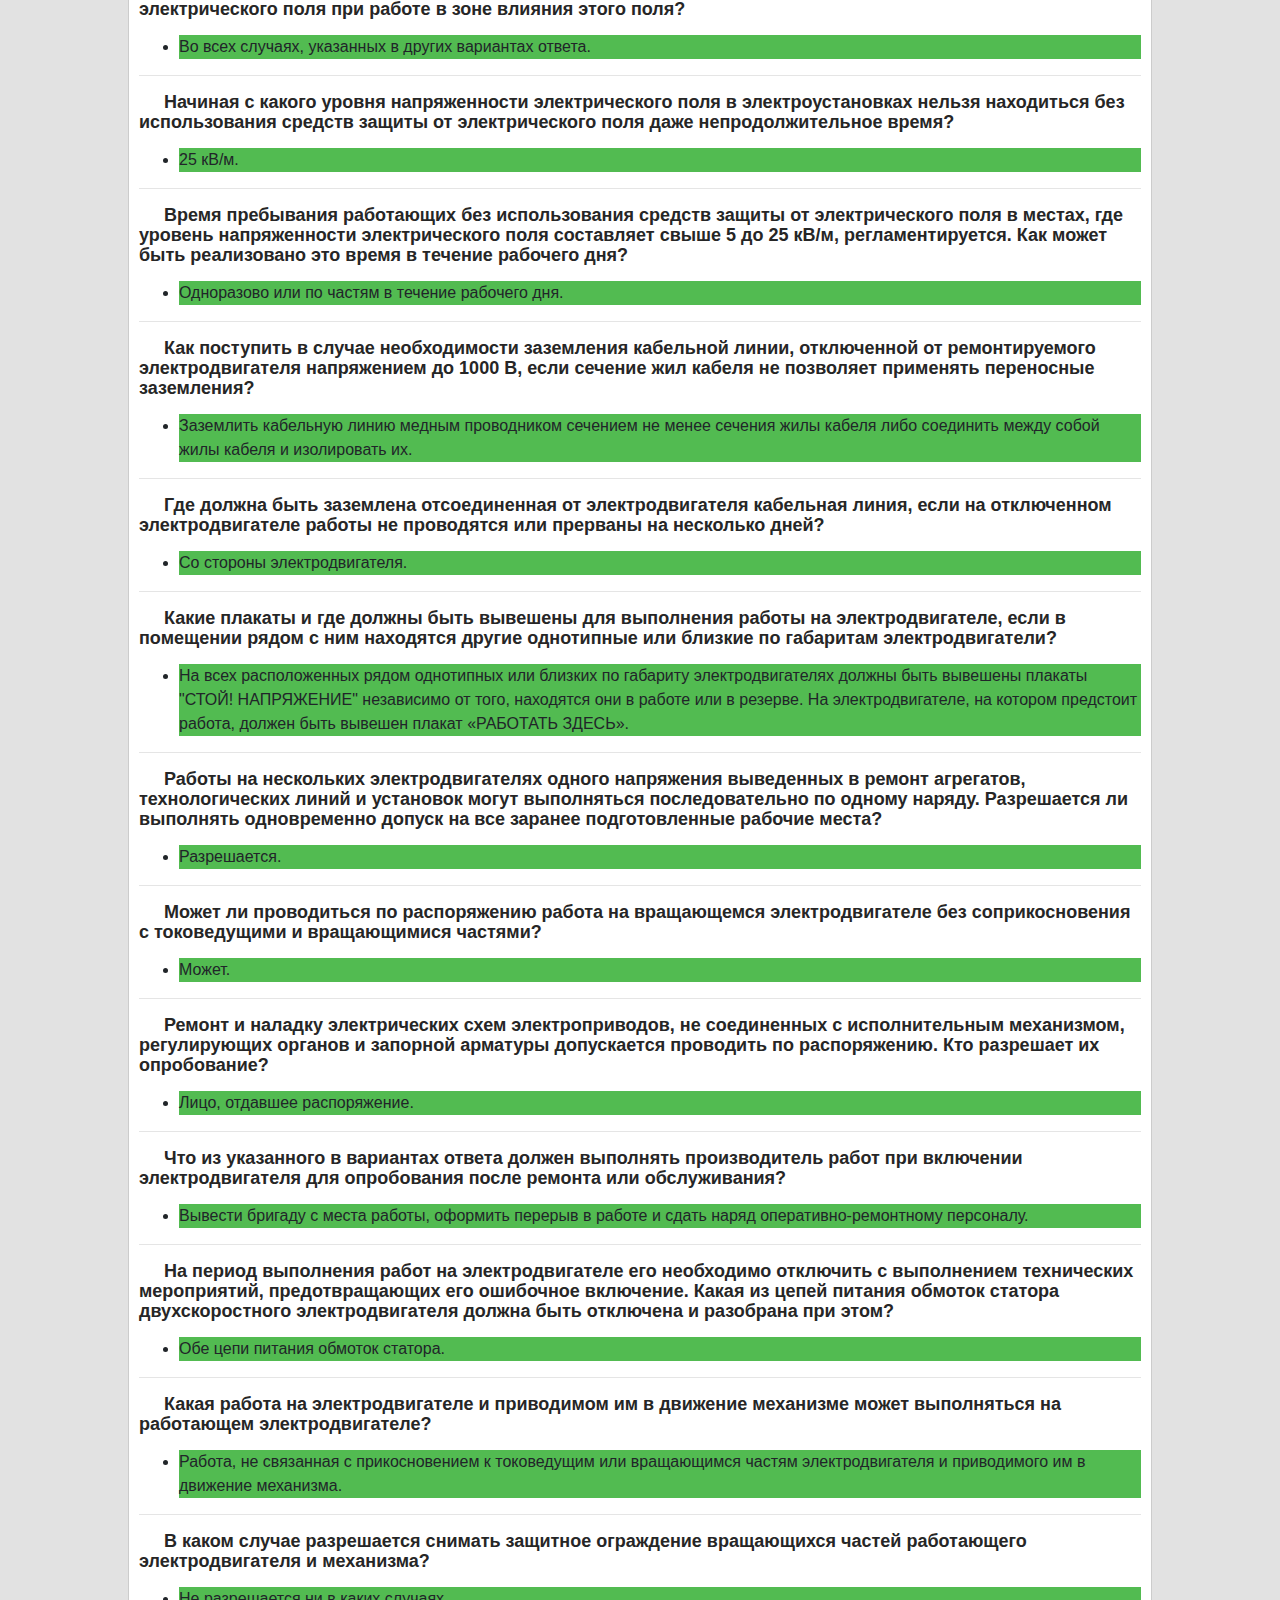
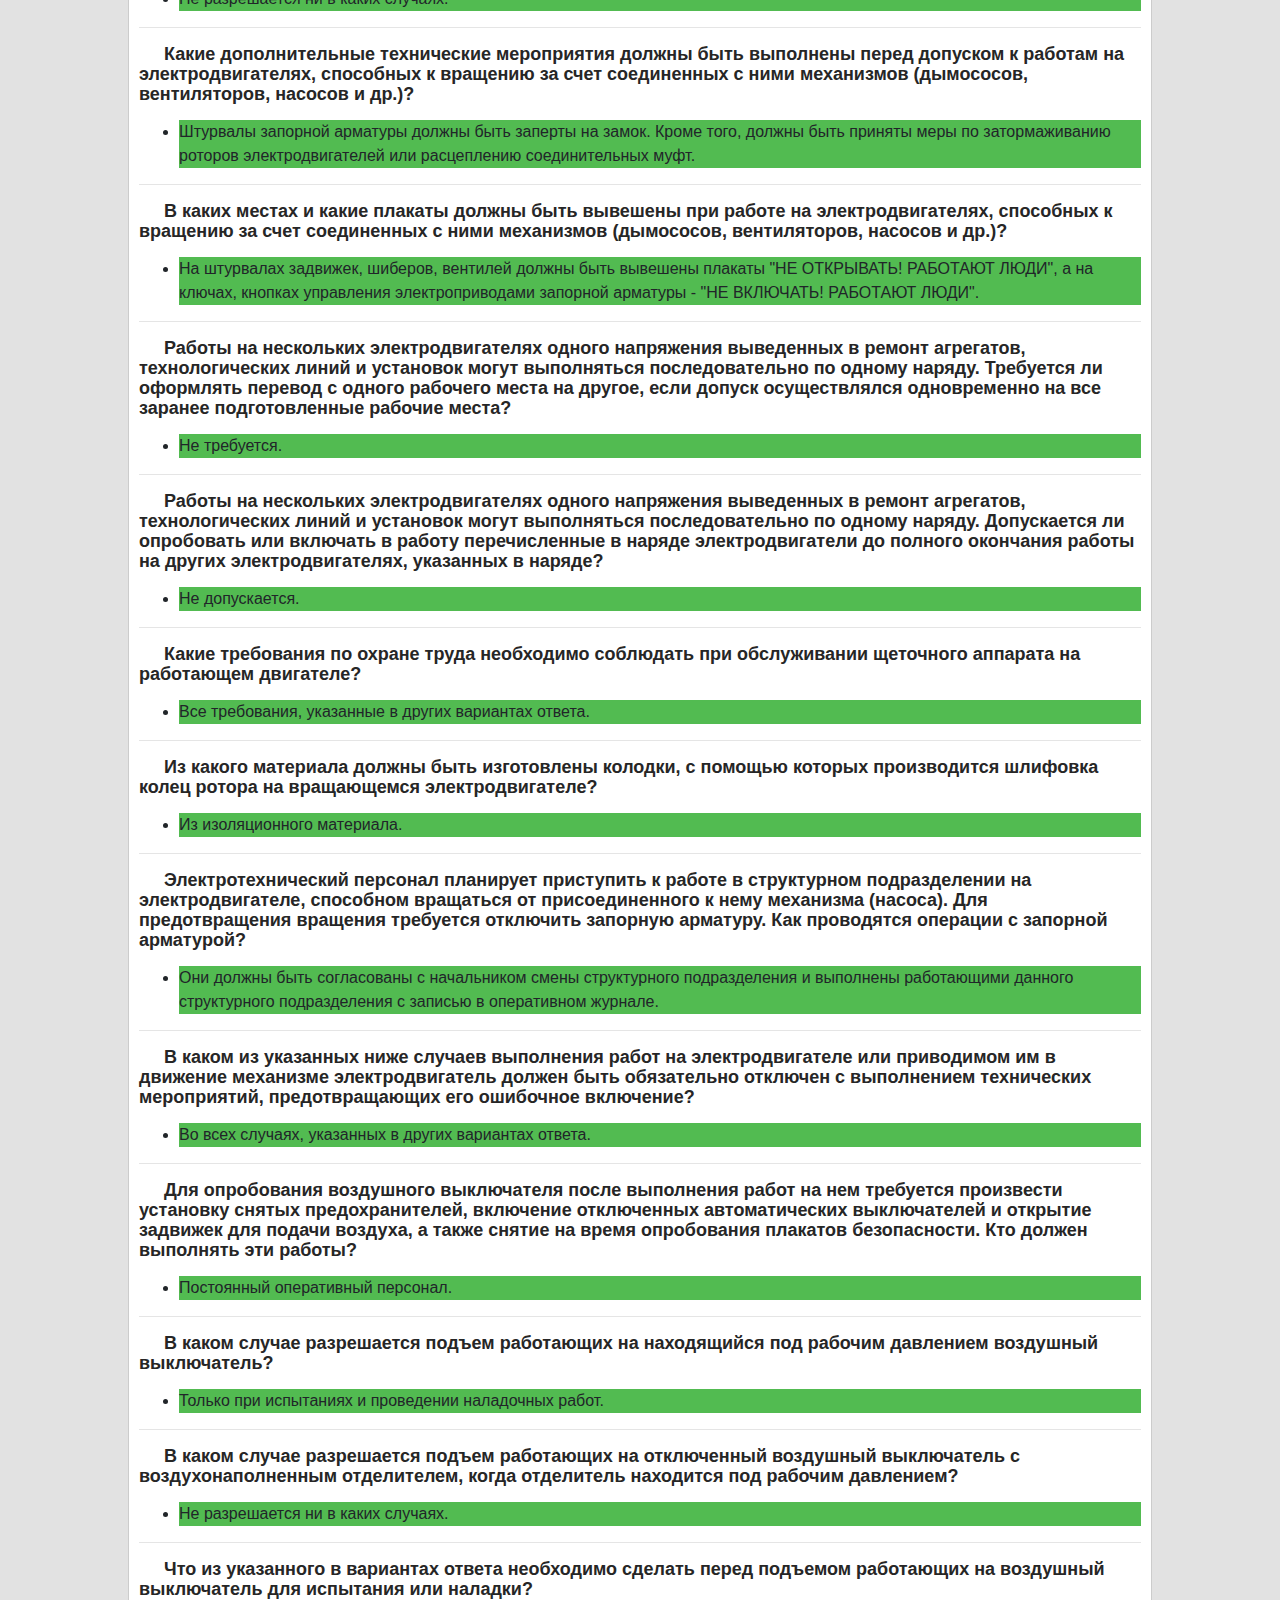
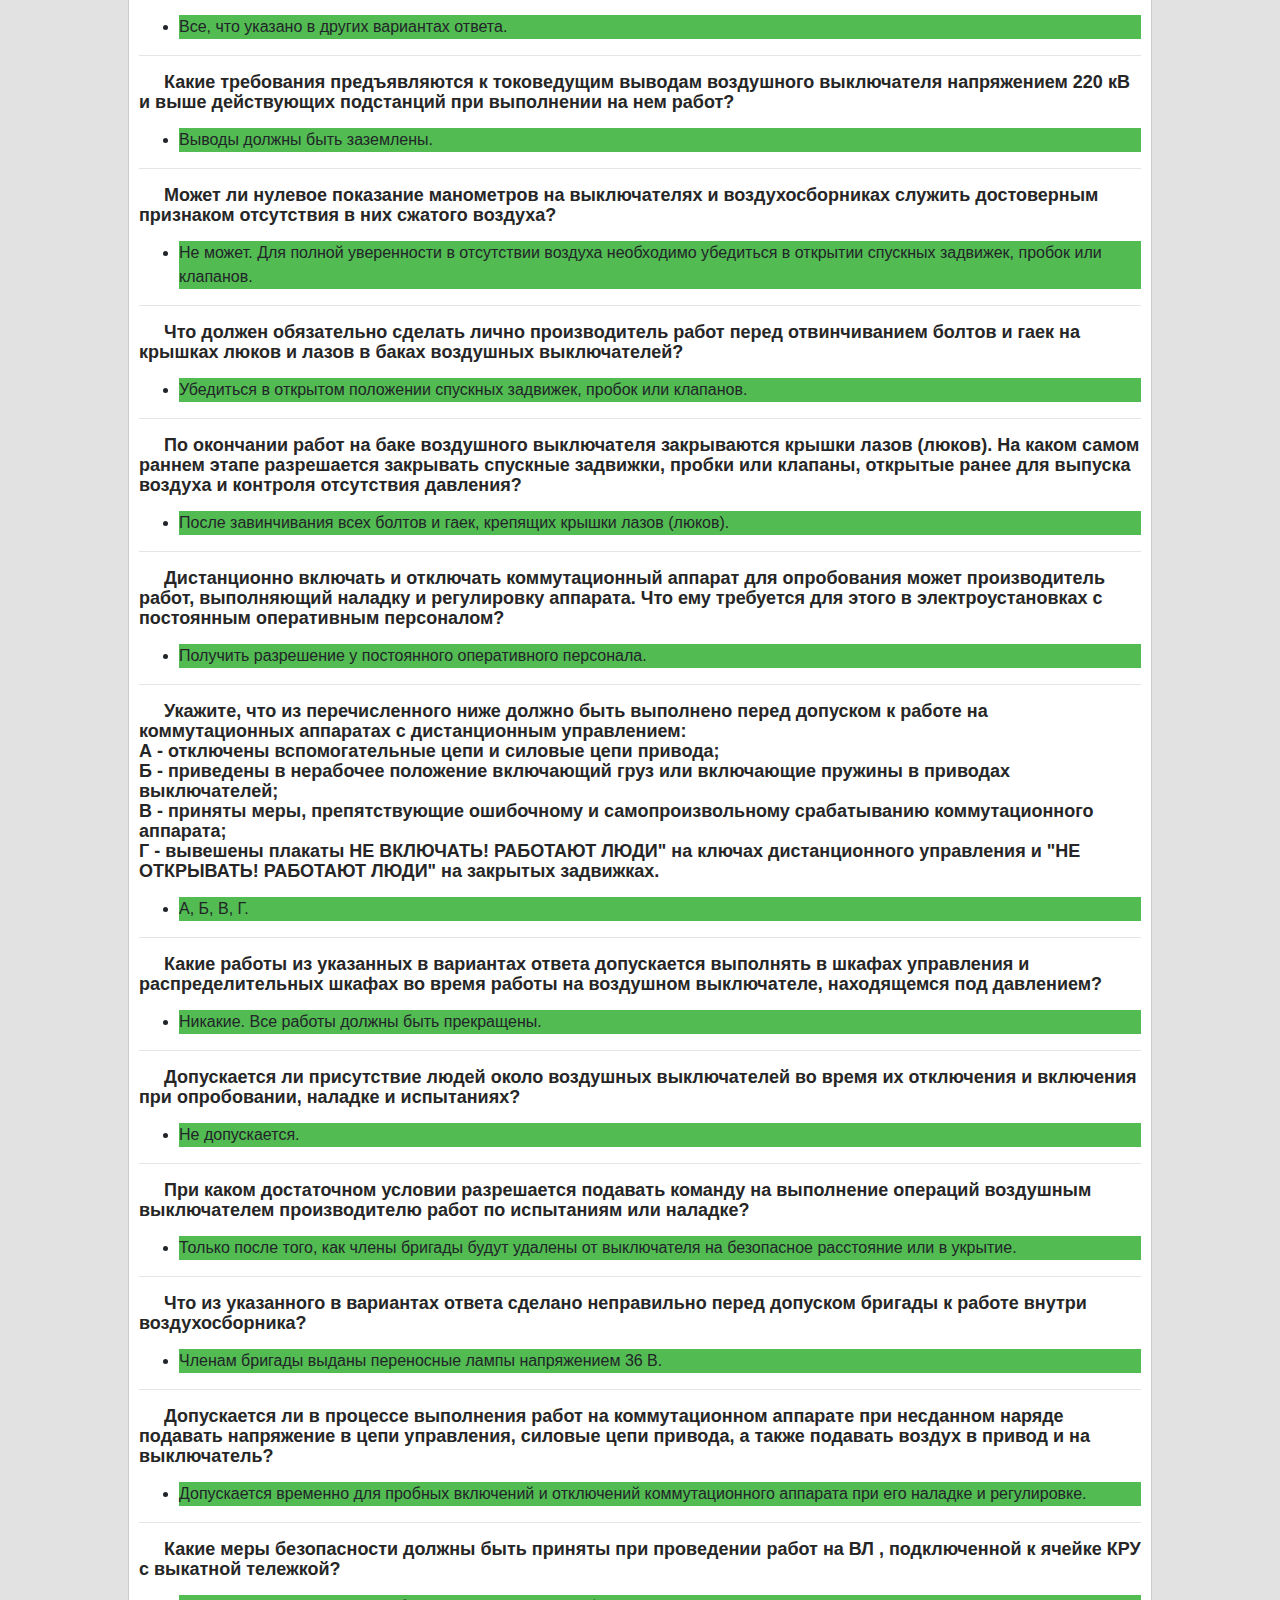
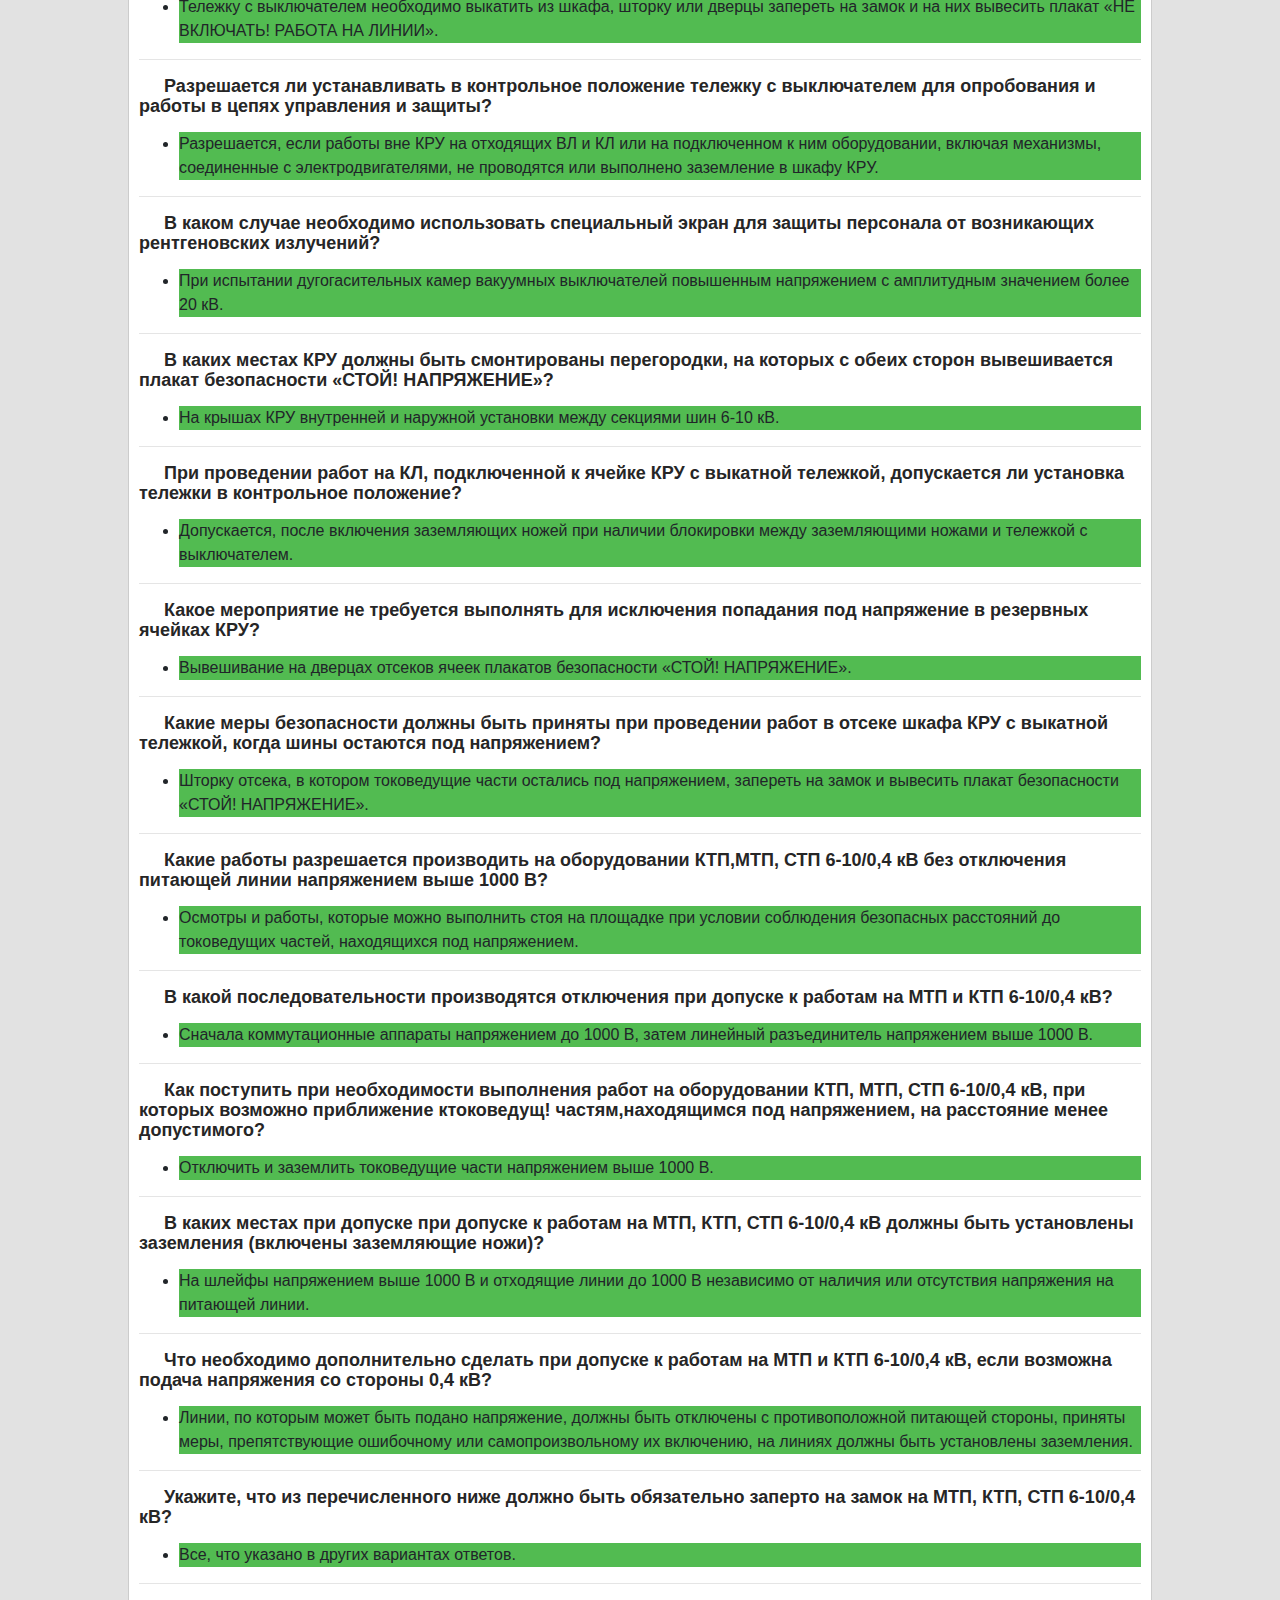
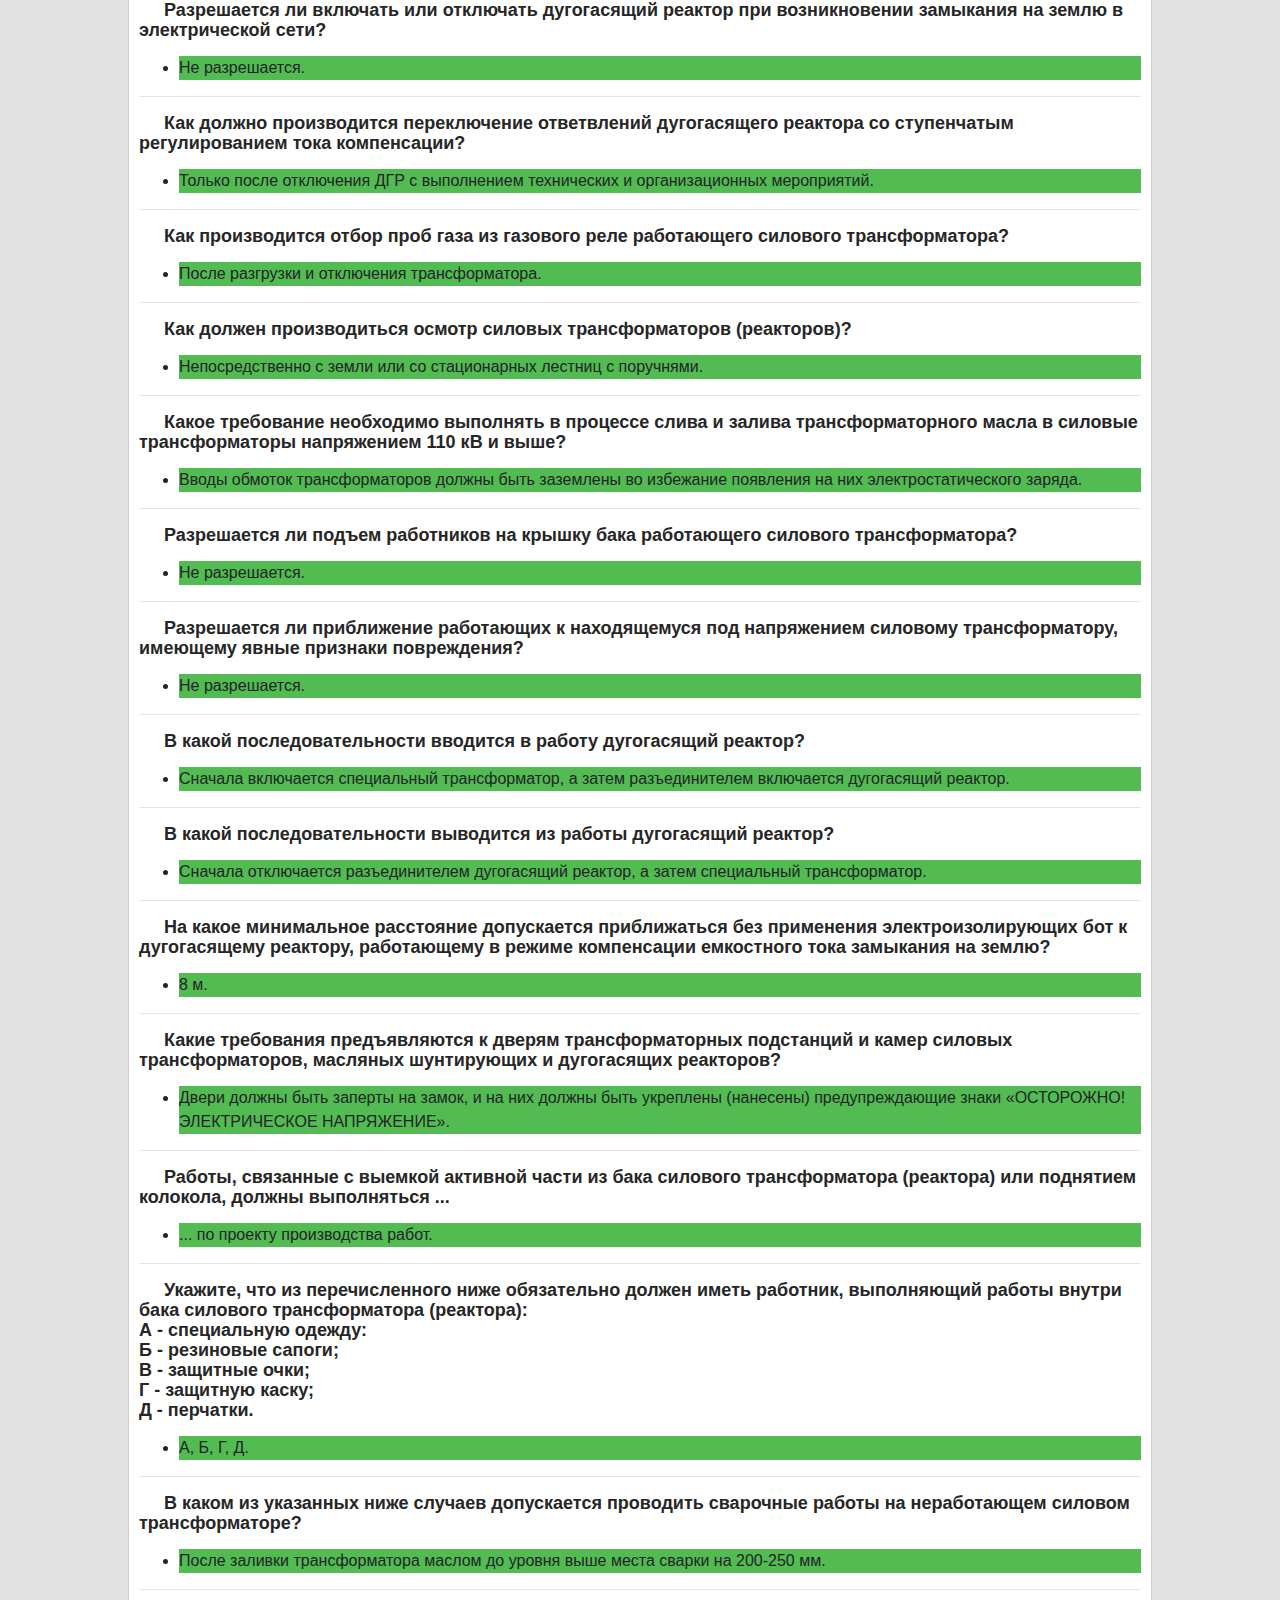
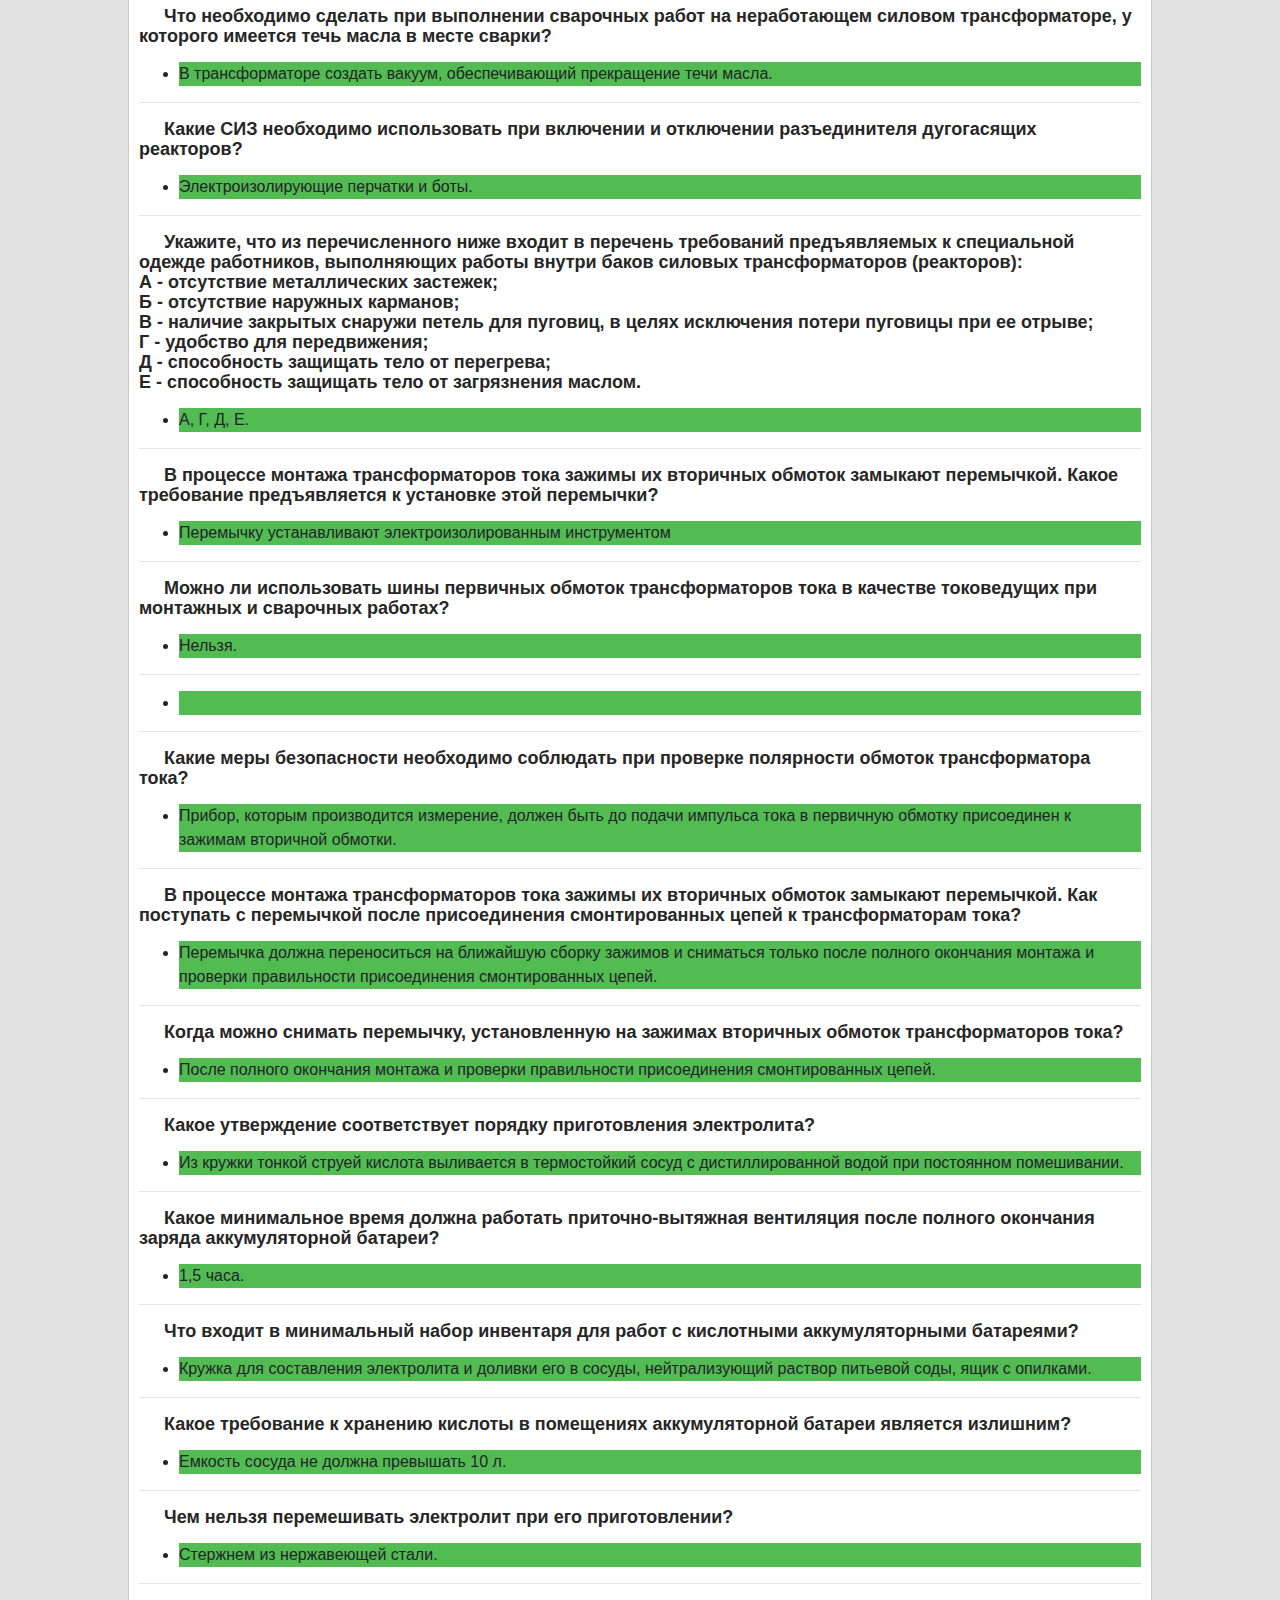
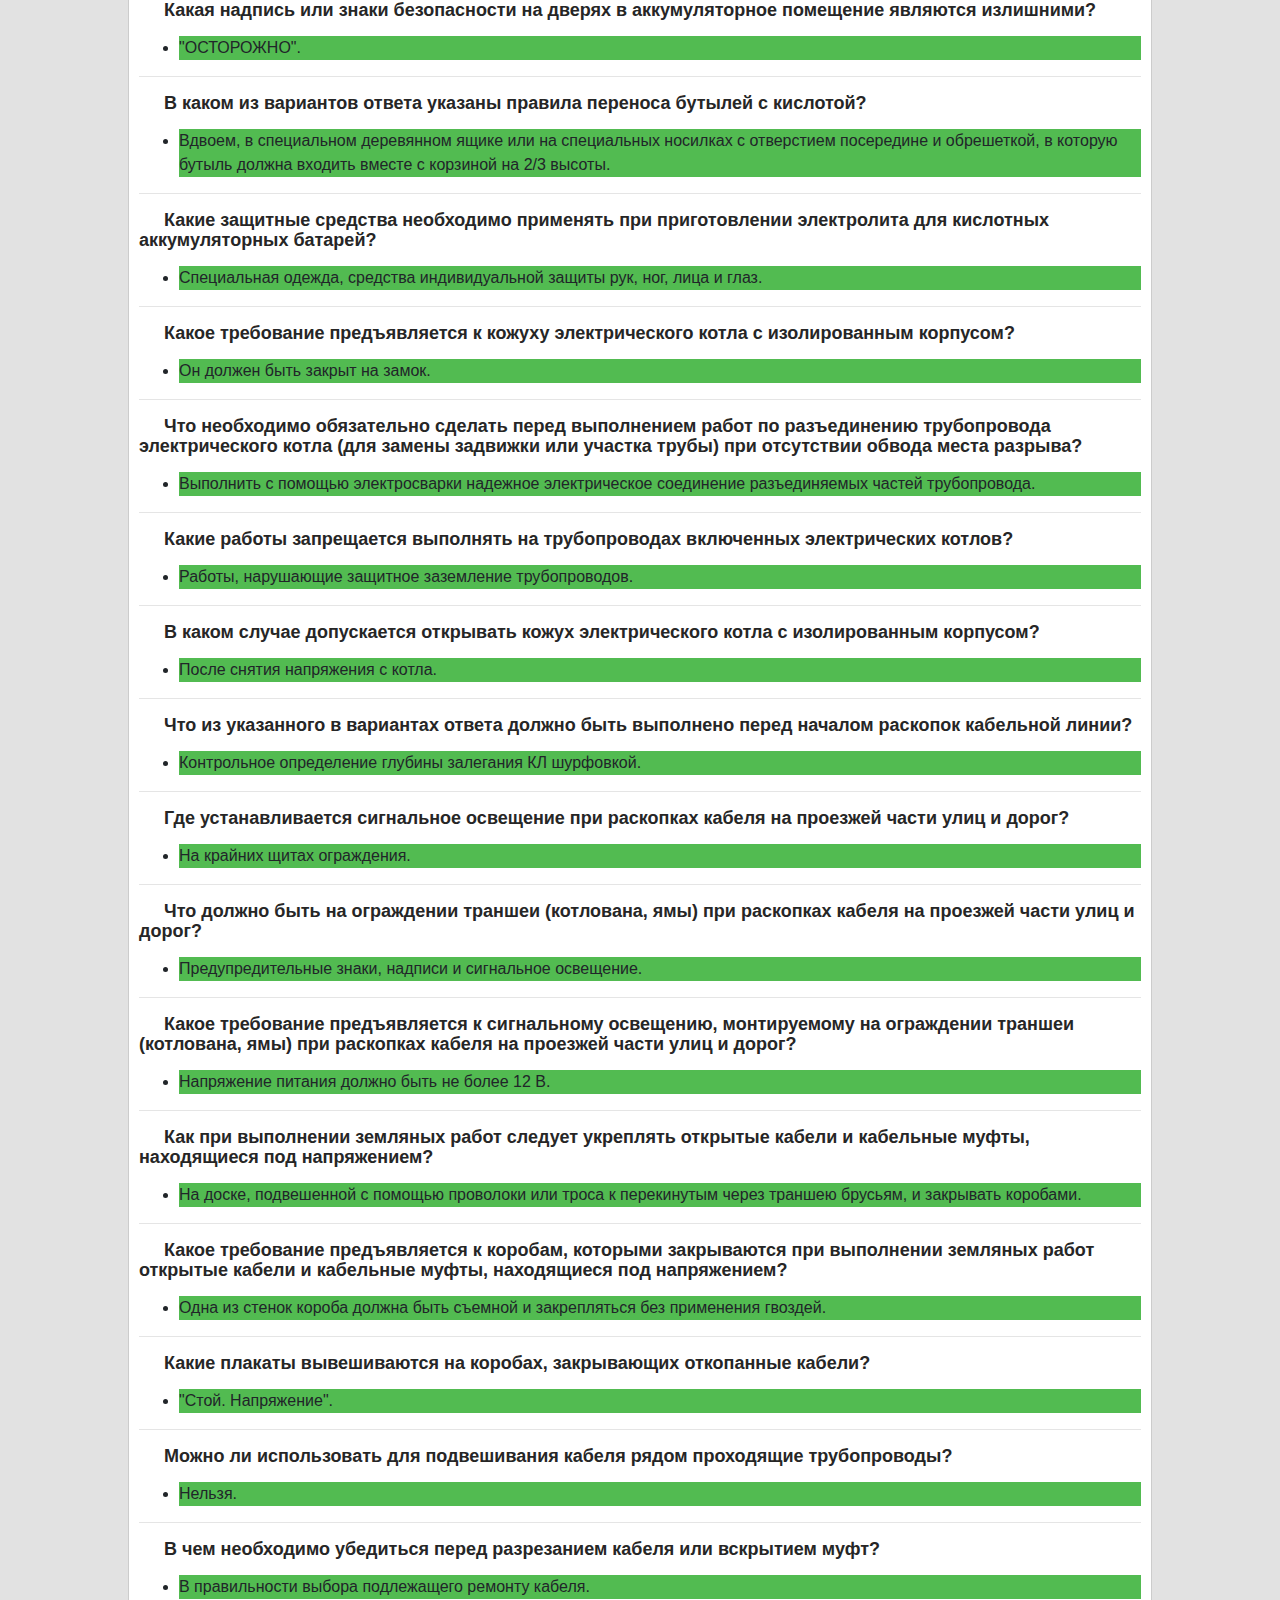
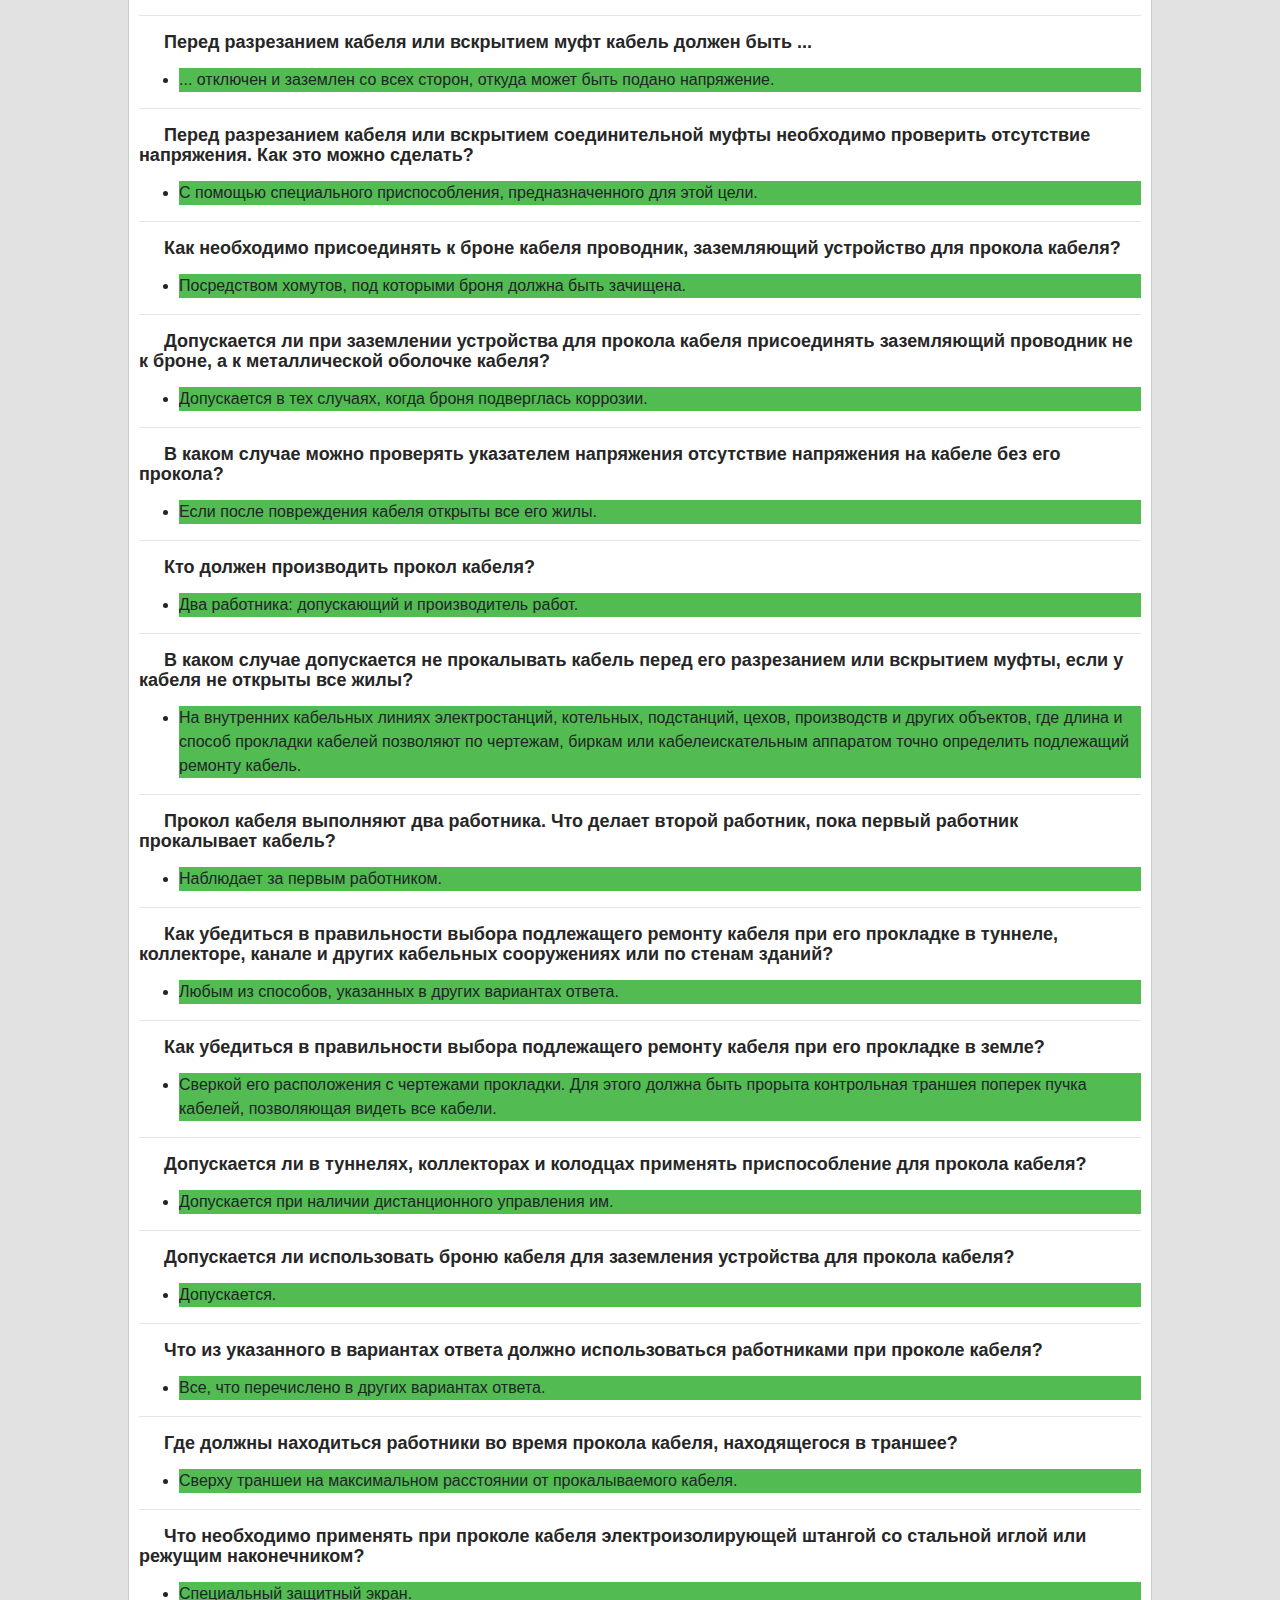
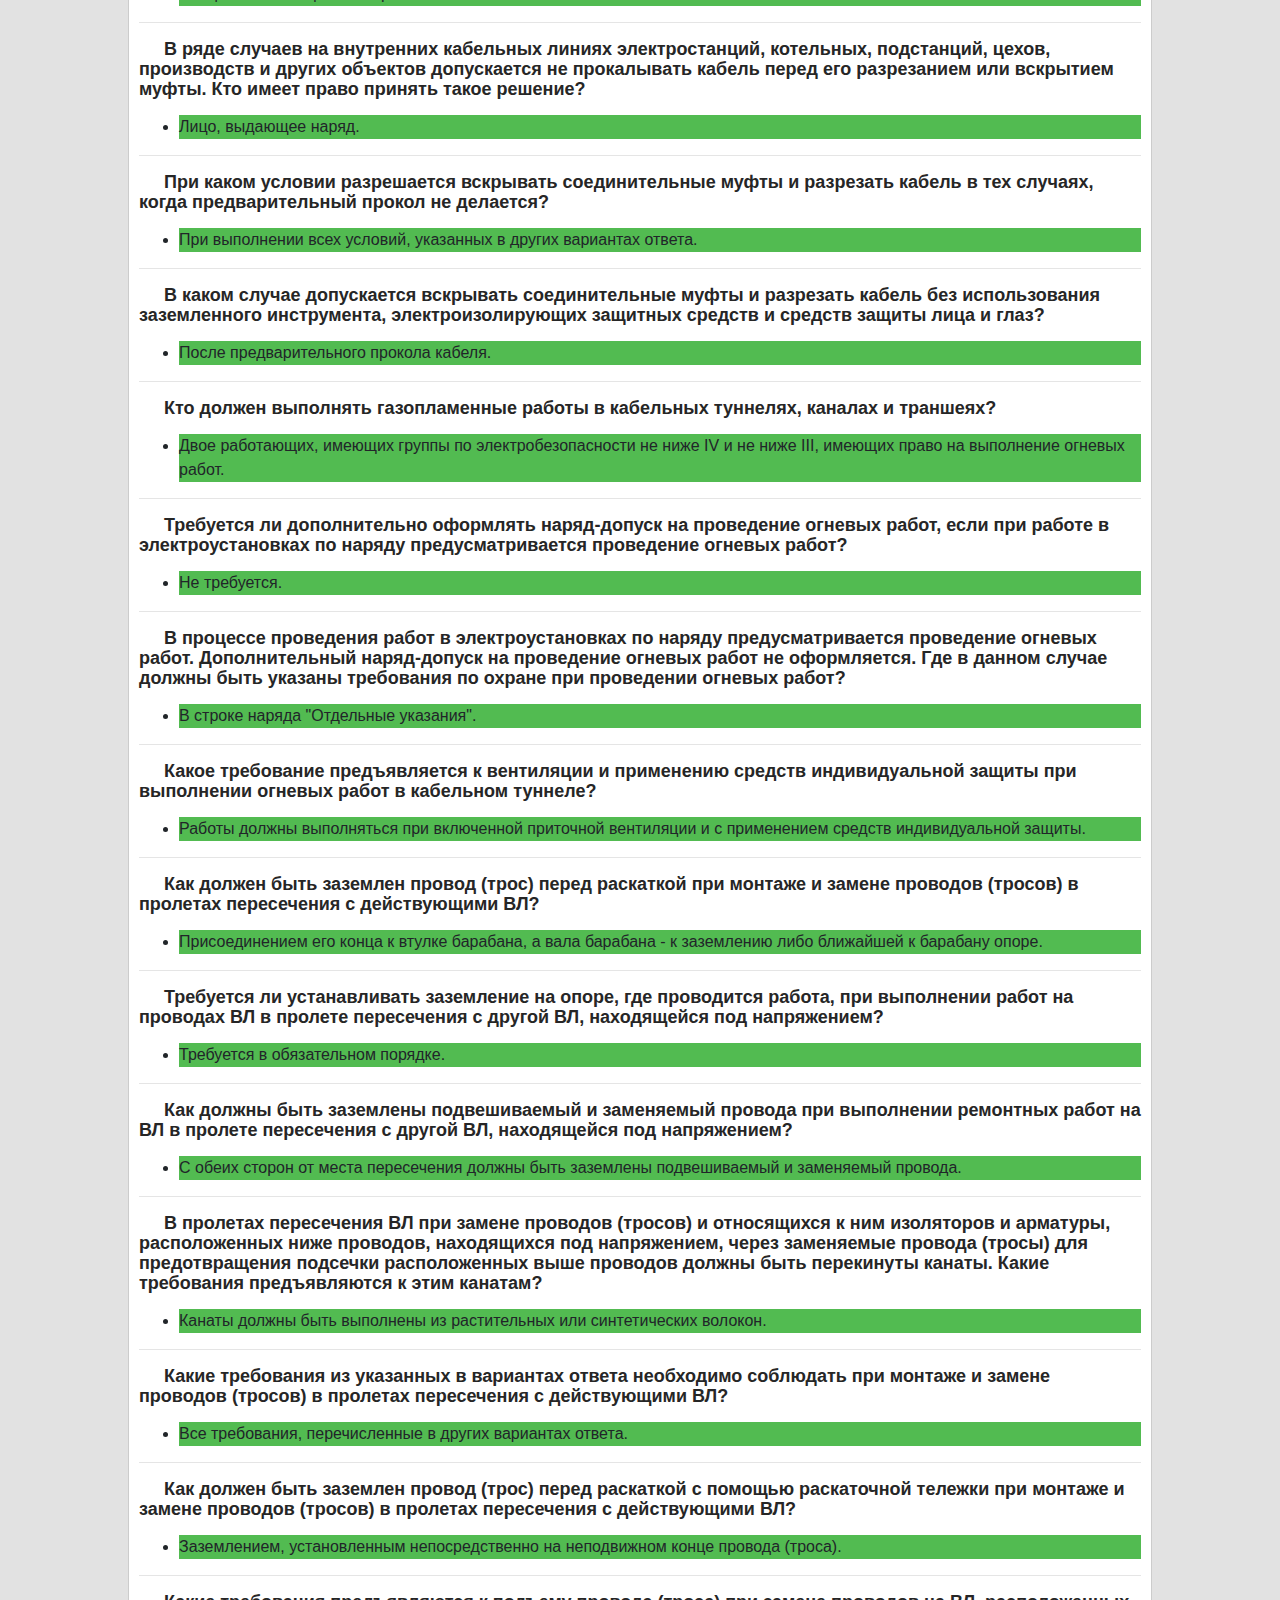
<file: tkp_7.html>
<!DOCTYPE html>
<html lang="ru">
<head>
  <meta charset="UTF-8">
  <meta name="viewport" content="width=device-width, initial-scale=1.0">
  <meta http-equiv="X-UA-Compatible" content="ie=edge">
  <link rel="stylesheet" href="https://stackpath.bootstrapcdn.com/bootstrap/4.4.1/css/bootstrap.min.css">
  <script src="https://code.jquery.com/jquery-3.4.1.slim.min.js" integrity="sha384-J6qa4849blE2+poT4WnyKhv5vZF5SrPo0iEjwBvKU7imGFAV0wwj1yYfoRSJoZ+n" crossorigin="anonymous"></script>
  <script src="https://cdn.jsdelivr.net/npm/popper.js@1.16.0/dist/umd/popper.min.js" integrity="sha384-Q6E9RHvbIyZFJoft+2mJbHaEWldlvI9IOYy5n3zV9zzTtmI3UksdQRVvoxMfooAo" crossorigin="anonymous"></script>
  <script src="https://stackpath.bootstrapcdn.com/bootstrap/4.4.1/js/bootstrap.min.js" integrity="sha384-wfSDF2E50Y2D1uUdj0O3uMBJnjuUD4Ih7YwaYd1iqfktj0Uod8GCExl3Og8ifwB6" crossorigin="anonymous"></script>
  <link rel="stylesheet" href="style.css" type="text/css">
  <title>ТКП-427</title>
</head>
<body>
  <nav class="navbar navbar-expand-lg navbar-light bg-light sticky-top">
  	<div class="container-fluid">
  		<button class="navbar-toggler" type="button" data-toggle="collapse" data-target="#navbarResponsive">
  			<span class="navbar-toggler-icon"></span>
  		</button>
  		<div class="collapse navbar-collapse" id="navbarResponsive">
  			<ul class="navbar-nav ml-auto">
  				<li class="nav-item">
  					<a href="index.html" class="nav-link">Глава 4</a>
  				</li>
  				<li class="nav-item">
  					<a href="tkp_5.html" class="nav-link">Глава 5</a>
  				</li>
  				<li class="nav-item">
  					<a href="tkp_6.html" class="nav-link">Глава 6</a>
  				</li>
  				<li class="nav-item">
  					<a href="tkp_7.html" class="nav-link active">Глава 7</a>
  				</li>    				 
  				<li class="nav-item">
  					<a href="tkp_8.html" class="nav-link">Глава 8</a>
  				</li>  				 				  				
  			</ul>
  		</div>
  	</div>
  </nav>	
  <div class="body">
    <h2>Глава 7. Доп.меры безопасности.</h2>
    <div class="question">
      <p>При работе в электроустановках в условиях высокой напряженности электрического поля переносные и передвижные экранирующие устройства должны быть заземлены. Какой проводник используется для соединения их с заземляющим устройством?</p>
      <ul>
        <li class='true_answer'>Гибкий медный проводник сечением не менее 10 кв. мм.</li>
      </ul>
    </div>
    <hr>
    <div class="question">
      <p>Каким способом осуществляется дополнительное заземление индивидуальных экранирующих комплектов в условиях высокой напряженности электрического поля при работе стоя на электроизолирующем основании?</p>
      <ul>
        <li class='true_answer'>Специальным гибким проводником сечением 10 кв. мм., соединяющим одежду с заземляющим устройством.</li>
      </ul>
    </div>
    <hr>    
    <div class="question">
      <p>В каком из указанных ниже случаев разрешается применение индивидуальных экранирующих комплектов при работах в условиях высокой напряженности электрического поля?</p>
      <ul>
        <li class='true_answer'>В ОРУ при напряженности свыше 30 кВ/м.</li>
      </ul>
    </div>
    <hr> 
    <div class="question">
      <p>В каком из вариантов ответа неправильно указаны требования безопасности при работах в ОРУ и на ВЛ в условиях высокой напряженности электрического поля?</p>
      <ul>
        <li class='true_answer'>Приспособления и оснастка, которые в процессе работы могут оказаться изолированными от земли, не должны заземляться.</li>
      </ul>
    </div>
    <hr>
    <div class="question">
      <p>В каком случае при подъеме на оборудование и конструкции электроустановок, расположенные в зоне влияния электрического поля, должны применяться средства защиты от воздействия этого поля?</p>
      <ul>
        <li class='true_answer'>Во всех случаях, независимо от уровня напряженности электрического поля и продолжительности работы в нем.</li>
      </ul>
    </div>
    <hr>
    <div class="question">
      <p>Начиная с какого напряжения в ОРУ и на ВЛ должна обеспечиваться защита работающих от биологически активного электрического поля, способного оказывать отрицательное воздействие на организм человека и вызывать появление электрических разрядов при прикосновении к заземленным или изолированным от земли электропроводящим объектам?</p>
      <ul>
        <li class='true_answer'>330кВ.</li>
      </ul>
    </div>
    <hr>
    <div class="question">
      <p>Каким должно быть время пребывания работающих без использования средств защиты от электрического поля в местах, где уровень напряженности электрического поля не превышает 5 кВ/м?</p>
      <ul>
        <li class='true_answer'>Время не ограничивается.</li>
      </ul>
    </div>
    <hr>
    <div class="question">
      <p>В каком случае должен проводиться контроль уровня напряженности электрического поля на рабочих местах работающих в электроустановках напряжением 330 кВ и выше?</p>
      <ul>
        <li class='true_answer'>Во всех случаях, указанных в других вариантах ответа.</li>
      </ul>
    </div>
    <hr>
    <div class="question">
      <p>Как осуществляется заземление индивидуальных экранирующих комплектов при работе в условиях высокой напряженности электрического поля стоя на электропроводящем основании?</p>
      <ul>
        <li class='true_answer'>Применением специальной обуви с токопроводящей подошвой.</li>
      </ul>
    </div>
    <hr>
    <div class="question">
      <p>Как пользоваться индивидуальным экранирующим комплектом при электросварочн работах в условиях высокой напряженности электрического поля?</p>
      <ul>
        <li class='true_answer'>Никак. Необходимо использовать экранирующие устройства.</li>
      </ul>
    </div>
    <hr> 
    <div class="question">
      <p>Какие требования предъявляются к машинам и механизмам на пневмоколесном ходу при работе в электроустановках в зоне влияния электрического поля?</p>
      <ul>
        <li class='true_answer'>Они должны быть заземлены. При их передвижении в этой зоне следует применять металлическую цепь, присоединенную к шасси или кузову и касающуюся земли.</li>
      </ul>
    </div>
    <hr>
    <div class="question">
      <p>При подъеме работников на оборудование и конструкции электроустановок расположенные в зоне влияния электрического поля с помощью мобильной подъемной рабочей платформы их корзины (люльки) следует ...</p>
      <ul>
        <li class='true_answer'>... снабжать экраном или применять индивидуальные экранирующие комплекты.</li>
      </ul>
    </div>
    <hr>
    <div class="question">
      <p>В каком из указанных ниже случаев допускается не применять средства защиты от воздействия электрического поля при работе в зоне влияния этого поля?</p>
      <ul>
        <li class='true_answer'>Во всех случаях, указанных в других вариантах ответа.</li>
      </ul>
    </div>
    <hr>
    <div class="question">
      <p>Начиная с какого уровня напряженности электрического поля в электроустановках нельзя находиться без использования средств защиты от электрического поля даже непродолжительное время?</p>
      <ul>
        <li class='true_answer'>25 кВ/м.</li>
      </ul>
    </div>
    <hr>
    <div class="question">
      <p>Время пребывания работающих без использования средств защиты от электрического поля в местах, где уровень напряженности электрического поля составляет свыше 5 до 25 кВ/м, регламентируется. Как может быть реализовано это время в течение рабочего дня?</p>
      <ul>
        <li class='true_answer'>Одноразово или по частям в течение рабочего дня.</li>
      </ul>
    </div>
    <hr>
    <div class="question">
      <p>Как поступить в случае необходимости заземления кабельной линии, отключенной от ремонтируемого электродвигателя напряжением до 1000 В, если сечение жил кабеля не позволяет применять переносные заземления?</p>
      <ul>
        <li class='true_answer'>Заземлить кабельную линию медным проводником сечением не менее сечения жилы кабеля либо соединить между собой жилы кабеля и изолировать их.</li>
      </ul>
    </div>
    <hr>
    <div class="question">
      <p>Где должна быть заземлена отсоединенная от электродвигателя кабельная линия, если на отключенном электродвигателе работы не проводятся или прерваны на несколько дней?</p>
      <ul>
        <li class='true_answer'>Со стороны электродвигателя.</li>
      </ul>
    </div>
    <hr> 
    <div class="question">
      <p>Какие плакаты и где должны быть вывешены для выполнения работы на электродвигателе, если в помещении рядом с ним находятся другие однотипные или близкие по габаритам электродвигатели?</p>
      <ul>
        <li class='true_answer'>На всех расположенных рядом однотипных или близких по габариту электродвигателях должны быть вывешены плакаты "СТОЙ! НАПРЯЖЕНИЕ" независимо от того, находятся они в работе или в резерве. На электродвигателе, на котором предстоит работа, должен быть вывешен плакат «РАБОТАТЬ ЗДЕСЬ».</li>
      </ul>
    </div>
    <hr>
    <div class="question">
      <p>Работы на нескольких электродвигателях одного напряжения выведенных в ремонт агрегатов, технологических линий и установок могут выполняться последовательно по одному наряду. Разрешается ли выполнять одновременно допуск на все заранее подготовленные рабочие места?</p>
      <ul>
        <li class='true_answer'>Разрешается.</li>
      </ul>
    </div>
    <hr>
    <div class="question">
      <p>Может ли проводиться по распоряжению работа на вращающемся электродвигателе без соприкосновения с токоведущими и вращающимися частями?</p>
      <ul>
        <li class='true_answer'>Может.</li>
      </ul>
    </div>
    <hr>
    <div class="question">
      <p>Ремонт и наладку электрических схем электроприводов, не соединенных с исполнительным механизмом, регулирующих органов и запорной арматуры допускается проводить по распоряжению. Кто разрешает их опробование?</p>
      <ul>
        <li class='true_answer'>Лицо, отдавшее распоряжение.</li>
      </ul>
    </div>
    <hr>
    <div class="question">
      <p>Что из указанного в вариантах ответа должен выполнять производитель работ при включении электродвигателя для опробования после ремонта или обслуживания?</p>
      <ul>
        <li class='true_answer'>Вывести бригаду с места работы, оформить перерыв в работе и сдать наряд оперативно-ремонтному персоналу.</li>
      </ul>
    </div>
    <hr>
    <div class="question">
      <p>На период выполнения работ на электродвигателе его необходимо отключить с выполнением технических мероприятий, предотвращающих его ошибочное включение. Какая из цепей питания обмоток статора двухскоростного электродвигателя должна быть отключена и разобрана при этом?</p>
      <ul>
        <li class='true_answer'>Обе цепи питания обмоток статора.</li>
      </ul>
    </div>
    <hr>
    <div class="question">
      <p>Какая работа на электродвигателе и приводимом им в движение механизме может выполняться на работающем электродвигателе?</p>
      <ul>
        <li class='true_answer'>Работа, не связанная с прикосновением к токоведущим или вращающимся частям электродвигателя и приводимого им в движение механизма.</li>
      </ul>
    </div>
    <hr> 
    <div class="question">
      <p>В каком случае разрешается снимать защитное ограждение вращающихся частей работающего электродвигателя и механизма?</p>
      <ul>
        <li class='true_answer'>Не разрешается ни в каких случаях.</li>
      </ul>
    </div>
    <hr>
    <div class="question">
      <p>Какие дополнительные технические мероприятия должны быть выполнены перед допуском к работам на электродвигателях, способных к вращению за счет соединенных с ними механизмов (дымососов, вентиляторов, насосов и др.)?</p>
      <ul>
        <li class='true_answer'>Штурвалы запорной арматуры должны быть заперты на замок. Кроме того, должны быть приняты меры по затормаживанию роторов электродвигателей или расцеплению соединительных муфт.</li>
      </ul>
    </div>
    <hr>
    <div class="question">
      <p>В каких местах и какие плакаты должны быть вывешены при работе на электродвигателях, способных к вращению за счет соединенных с ними механизмов (дымососов, вентиляторов, насосов и др.)?</p>
      <ul>
        <li class='true_answer'>На штурвалах задвижек, шиберов, вентилей должны быть вывешены плакаты "НЕ ОТКРЫВАТЬ! РАБОТАЮТ ЛЮДИ", а на ключах, кнопках управления электроприводами запорной арматуры - "НЕ ВКЛЮЧАТЬ! РАБОТАЮТ ЛЮДИ".</li>
      </ul>
    </div>
    <hr>
    <div class="question">
      <p>Работы на нескольких электродвигателях одного напряжения выведенных в ремонт агрегатов, технологических линий и установок могут выполняться последовательно по одному наряду. Требуется ли оформлять перевод с одного рабочего места на другое, если допуск осуществлялся одновременно на все заранее подготовленные рабочие места?</p>
      <ul>
        <li class='true_answer'>Не требуется.</li>
      </ul>
    </div>
    <hr>
    <div class="question">
      <p>Работы на нескольких электродвигателях одного напряжения выведенных в ремонт агрегатов, технологических линий и установок могут выполняться последовательно по одному наряду. Допускается ли опробовать или включать в работу перечисленные в наряде электродвигатели до полного окончания работы на других электродвигателях, указанных в наряде?</p>
      <ul>
        <li class='true_answer'>Не допускается.</li>
      </ul>
    </div>
    <hr>
    <div class="question">
      <p>Какие требования по охране труда необходимо соблюдать при обслуживании щеточного аппарата на работающем двигателе?</p>
      <ul>
        <li class='true_answer'>Все требования, указанные в других вариантах ответа.</li>
      </ul>
    </div>
    <hr>
    <div class="question">
      <p>Из какого материала должны быть изготовлены колодки, с помощью которых производится шлифовка колец ротора на вращающемся электродвигателе?</p>
      <ul>
        <li class='true_answer'>Из изоляционного материала.</li>
      </ul>
    </div>
    <hr> 
    <div class="question">
      <p>Электротехнический персонал планирует приступить к работе в структурном подразделении на электродвигателе, способном вращаться от присоединенного к нему механизма (насоса). Для предотвращения вращения требуется отключить запорную арматуру. Как проводятся операции с запорной арматурой?</p>
      <ul>
        <li class='true_answer'>Они должны быть согласованы с начальником смены структурного подразделения и выполнены работающими данного структурного подразделения с записью в оперативном журнале.</li>
      </ul>
    </div>
    <hr>
    <div class="question">
      <p>В каком из указанных ниже случаев выполнения работ на электродвигателе или приводимом им в движение механизме электродвигатель должен быть обязательно отключен с выполнением технических мероприятий, предотвращающих его ошибочное включение?</p>
      <ul>
        <li class='true_answer'>Во всех случаях, указанных в других вариантах ответа.</li>
      </ul>
    </div>
    <hr>
    <div class="question">
      <p>Для опробования воздушного выключателя после выполнения работ на нем требуется произвести установку снятых предохранителей, включение отключенных автоматических выключателей и открытие задвижек для подачи воздуха, а также снятие на время опробования плакатов безопасности. Кто должен выполнять эти работы?</p>
      <ul>
        <li class='true_answer'>Постоянный оперативный персонал.</li>
      </ul>
    </div>
    <hr>
    <div class="question">
      <p>В каком случае разрешается подъем работающих на находящийся под рабочим давлением воздушный выключатель?</p>
      <ul>
        <li class='true_answer'>Только при испытаниях и проведении наладочных работ.</li>
      </ul>
    </div>
    <hr>
    <div class="question">
      <p>В каком случае разрешается подъем работающих на отключенный воздушный выключатель с воздухонаполненным отделителем, когда отделитель находится под рабочим давлением?</p>
      <ul>
        <li class='true_answer'>Не разрешается ни в каких случаях.</li>
      </ul>
    </div>
    <hr>
    <div class="question">
      <p>Что из указанного в вариантах ответа необходимо сделать перед подъемом работающих на воздушный выключатель для испытания или наладки?</p>
      <ul>
        <li class='true_answer'>Все, что указано в других вариантах ответа.</li>
      </ul>
    </div>
    <hr>
    <div class="question">
      <p>Какие требования предъявляются к токоведущим выводам воздушного выключателя напряжением 220 кВ и выше действующих подстанций при выполнении на нем работ?</p>
      <ul>
        <li class='true_answer'>Выводы должны быть заземлены.</li>
      </ul>
    </div>
    <hr> 
    <div class="question">
      <p>Может ли нулевое показание манометров на выключателях и воздухосборниках служить достоверным признаком отсутствия в них сжатого воздуха?</p>
      <ul>
        <li class='true_answer'>Не может. Для полной уверенности в отсутствии воздуха необходимо убедиться в открытии спускных задвижек, пробок или клапанов.</li>
      </ul>
    </div>
    <hr>
    <div class="question">
      <p>Что должен обязательно сделать лично производитель работ перед отвинчиванием болтов и гаек на крышках люков и лазов в баках воздушных выключателей?</p>
      <ul>
        <li class='true_answer'>Убедиться в открытом положении спускных задвижек, пробок или клапанов.</li>
      </ul>
    </div>
    <hr>
    <div class="question">
      <p>По окончании работ на баке воздушного выключателя закрываются крышки лазов (люков). На каком самом раннем этапе разрешается закрывать спускные задвижки, пробки или клапаны, открытые ранее для выпуска воздуха и контроля отсутствия давления?</p>
      <ul>
        <li class='true_answer'>После завинчивания всех болтов и гаек, крепящих крышки лазов (люков).</li>
      </ul>
    </div>
    <hr>
    <div class="question">
      <p>Дистанционно включать и отключать коммутационный аппарат для опробования может производитель работ, выполняющий наладку и регулировку аппарата. Что ему требуется для этого в электроустановках с постоянным оперативным персоналом?</p>
      <ul>
        <li class='true_answer'>Получить разрешение у постоянного оперативного персонала.</li>
      </ul>
    </div>
    <hr>
    <div class="question">
      <p>Укажите, что из перечисленного ниже должно быть выполнено перед допуском к работе на коммутационных аппаратах с дистанционным управлением: <br>А - отключены вспомогательные цепи и силовые цепи привода; <br>Б - приведены в нерабочее положение включающий груз или включающие пружины в приводах выключателей; <br>В - приняты меры, препятствующие ошибочному и самопроизвольному срабатыванию коммутационного аппарата; <br>Г - вывешены плакаты НЕ ВКЛЮЧАТЬ! РАБОТАЮТ ЛЮДИ" на ключах дистанционного управления и "НЕ ОТКРЫВАТЬ! РАБОТАЮТ ЛЮДИ" на закрытых задвижках.</p>
      <ul>
        <li class='true_answer'>А, Б, В, Г.</li>
      </ul>
    </div>
    <hr>
    <div class="question">
      <p>Какие работы из указанных в вариантах ответа допускается выполнять в шкафах управления и распределительных шкафах во время работы на воздушном выключателе, находящемся под давлением?</p>
      <ul>
        <li class='true_answer'>Никакие. Все работы должны быть прекращены.</li>
      </ul>
    </div>
    <hr>
    <div class="question">
      <p>Допускается ли присутствие людей около воздушных выключателей во время их отключения и включения при опробовании, наладке и испытаниях?</p>
      <ul>
        <li class='true_answer'>Не допускается.</li>
      </ul>
    </div>
    <hr>
    <div class="question">
      <p>При каком достаточном условии разрешается подавать команду на выполнение операций воздушным выключателем производителю работ по испытаниям или наладке?</p>
      <ul>
        <li class='true_answer'>Только после того, как члены бригады будут удалены от выключателя на безопасное расстояние или в укрытие.</li>
      </ul>
    </div>
    <hr>
    <div class="question">
      <p>Что из указанного в вариантах ответа сделано неправильно перед допуском бригады к работе внутри воздухосборника?</p>
      <ul>
        <li class='true_answer'>Членам бригады выданы переносные лампы напряжением 36 В.</li>
      </ul>
    </div>
    <hr>
    <div class="question">
      <p>Допускается ли в процессе выполнения работ на коммутационном аппарате при несданном наряде подавать напряжение в цепи управления, силовые цепи привода, а также подавать воздух в привод и на выключатель?</p>
      <ul>
        <li class='true_answer'>Допускается временно для пробных включений и отключений коммутационного аппарата при его наладке и регулировке.</li>
      </ul>
    </div>
    <hr>
    <div class="question">
      <p>Какие меры безопасности должны быть приняты при проведении работ на ВЛ , подключенной к ячейке КРУ с выкатной тележкой?</p>
      <ul>
        <li class='true_answer'>Тележку с выключателем необходимо выкатить из шкафа, шторку или дверцы запереть на замок и на них вывесить плакат «НЕ ВКЛЮЧАТЬ! РАБОТА НА ЛИНИИ».</li>
      </ul>
    </div>
    <hr>
    <div class="question">
      <p>Разрешается ли устанавливать в контрольное положение тележку с выключателем для опробования и работы в цепях управления и защиты?</p>
      <ul>
        <li class='true_answer'>Разрешается, если работы вне КРУ на отходящих ВЛ и КЛ или на подключенном к ним оборудовании, включая механизмы, соединенные с электродвигателями, не проводятся или выполнено заземление в шкафу КРУ.</li>
      </ul>
    </div>
    <hr>
    <div class="question">
      <p>В каком случае необходимо использовать специальный экран для защиты персонала от возникающих рентгеновских излучений?</p>
      <ul>
        <li class='true_answer'>При испытании дугогасительных камер вакуумных выключателей повышенным напряжением с амплитудным значением более 20 кВ.</li>
      </ul>
    </div>
    <hr>
    <div class="question">
      <p>В каких местах КРУ должны быть смонтированы перегородки, на которых с обеих сторон вывешивается плакат безопасности «СТОЙ! НАПРЯЖЕНИЕ»?</p>
      <ul>
        <li class='true_answer'>На крышах КРУ внутренней и наружной установки между секциями шин 6-10 кВ.</li>
      </ul>
    </div>
    <hr>
    <div class="question">
      <p>При проведении работ на КЛ, подключенной к ячейке КРУ с выкатной тележкой, допускается ли установка тележки в контрольное положение?</p>
      <ul>
        <li class='true_answer'>Допускается, после включения заземляющих ножей при наличии блокировки между заземляющими ножами и тележкой с выключателем.</li>
      </ul>
    </div>
    <hr>
    <div class="question">
      <p>Какое мероприятие не требуется выполнять для исключения попадания под напряжение в резервных ячейках КРУ?</p>
      <ul>
        <li class='true_answer'>Вывешивание на дверцах отсеков ячеек плакатов безопасности «СТОЙ! НАПРЯЖЕНИЕ».</li>
      </ul>
    </div>
    <hr>
    <div class="question">
      <p>Какие меры безопасности должны быть приняты при проведении работ в отсеке шкафа КРУ с выкатной тележкой, когда шины остаются под напряжением?</p>
      <ul>
        <li class='true_answer'>Шторку отсека, в котором токоведущие части остались под напряжением, запереть на замок и вывесить плакат безопасности «СТОЙ! НАПРЯЖЕНИЕ».</li>
      </ul>
    </div>
    <hr>
    <div class="question">
      <p>Какие работы разрешается производить на оборудовании КТП,МТП, СТП 6-10/0,4 кВ без отключения питающей линии напряжением выше 1000 В?</p>
      <ul>
        <li class='true_answer'>Осмотры и работы, которые можно выполнить стоя на площадке при условии соблюдения безопасных расстояний до токоведущих частей, находящихся под напряжением.</li>
      </ul>
    </div>
    <hr>
    <div class="question">
      <p>В какой последовательности производятся отключения при допуске к работам на МТП и КТП 6-10/0,4 кВ?</p>
      <ul>
        <li class='true_answer'>Сначала коммутационные аппараты напряжением до 1000 В, затем линейный разъединитель напряжением выше 1000 В.</li>
      </ul>
    </div>
    <hr>
    <div class="question">
      <p>Как поступить при необходимости выполнения работ на оборудовании КТП, МТП, СТП 6-10/0,4 кВ, при которых возможно приближение ктоковедущ! частям,находящимся под напряжением, на расстояние менее допустимого?</p>
      <ul>
        <li class='true_answer'>Отключить и заземлить токоведущие части напряжением выше 1000 В.</li>
      </ul>
    </div>
    <hr>
    <div class="question">
      <p>В каких местах при допуске при допуске к работам на МТП, КТП, СТП 6-10/0,4 кВ должны быть установлены заземления (включены заземляющие ножи)?</p>
      <ul>
        <li class='true_answer'>На шлейфы напряжением выше 1000 В и отходящие линии до 1000 В независимо от наличия или отсутствия напряжения на питающей линии.</li>
      </ul>
    </div>
    <hr>
    <div class="question">
      <p>Что необходимо дополнительно сделать при допуске к работам на МТП и КТП 6-10/0,4 кВ, если возможна подача напряжения со стороны 0,4 кВ?</p>
      <ul>
        <li class='true_answer'>Линии, по которым может быть подано напряжение, должны быть отключены с противоположной питающей стороны, приняты меры, препятствующие ошибочному или самопроизвольному их включению, на линиях должны быть установлены заземления.</li>
      </ul>
    </div>
    <hr>
    <div class="question">
      <p>Укажите, что из перечисленного ниже должно быть обязательно заперто на замок на МТП, КТП, СТП 6-10/0,4 кВ?</p>
      <ul>
        <li class='true_answer'>Все, что указано в других вариантах ответов.</li>
      </ul>
    </div>
    <hr>
    <div class="question">
      <p>Разрешается ли включать или отключать дугогасящий реактор при возникновении замыкания на землю в электрической сети?</p>
      <ul>
        <li class='true_answer'>Не разрешается.</li>
      </ul>
    </div>
    <hr>
    <div class="question">
      <p>Как должно производится переключение ответвлений дугогасящего реактора со ступенчатым регулированием тока компенсации?</p>
      <ul>
        <li class='true_answer'>Только после отключения ДГР с выполнением технических и организационных мероприятий.</li>
      </ul>
    </div>
    <hr>
    <div class="question">
      <p>Как производится отбор проб газа из газового реле работающего силового трансформатора?</p>
      <ul>
        <li class='true_answer'>После разгрузки и отключения трансформатора.</li>
      </ul>
    </div>
    <hr>
    <div class="question">
      <p>Как должен производиться осмотр силовых трансформаторов (реакторов)?</p>
      <ul>
        <li class='true_answer'>Непосредственно с земли или со стационарных лестниц с поручнями.</li>
      </ul>
    </div>
    <hr>
    <div class="question">
      <p>Какое требование необходимо выполнять в процессе слива и залива трансформаторного масла в силовые трансформаторы напряжением 110 кВ и выше?</p>
      <ul>
        <li class='true_answer'>Вводы обмоток трансформаторов должны быть заземлены во избежание появления на них электростатического заряда.</li>
      </ul>
    </div>
    <hr>
    <div class="question">
      <p>Разрешается ли подъем работников на крышку бака работающего силового трансформатора?</p>
      <ul>
        <li class='true_answer'>Не разрешается.</li>
      </ul>
    </div>
    <hr>
    <div class="question">
      <p>Разрешается ли приближение работающих к находящемуся под напряжением силовому трансформатору, имеющему явные признаки повреждения?</p>
      <ul>
        <li class='true_answer'>Не разрешается.</li>
      </ul>
    </div>
    <hr>
    <div class="question">
      <p>В какой последовательности вводится в работу дугогасящий реактор?</p>
      <ul>
        <li class='true_answer'>Сначала включается специальный трансформатор, а затем разъединителем включается дугогасящий реактор.</li>
      </ul>
    </div>
    <hr>
    <div class="question">
      <p>В какой последовательности выводится из работы дугогасящий реактор?</p>
      <ul>
        <li class='true_answer'>Сначала отключается разъединителем дугогасящий реактор, а затем специальный трансформатор.</li>
      </ul>
    </div>
    <hr>
    <div class="question">
      <p>На какое минимальное расстояние допускается приближаться без применения электроизолирующих бот к дугогасящему реактору, работающему в режиме компенсации емкостного тока замыкания на землю?</p>
      <ul>
        <li class='true_answer'>8 м.</li>
      </ul>
    </div>
    <hr>
    <div class="question">
      <p>Какие требования предъявляются к дверям трансформаторных подстанций и камер силовых трансформаторов, масляных шунтирующих и дугогасящих реакторов?</p>
      <ul>
        <li class='true_answer'>Двери должны быть заперты на замок, и на них должны быть укреплены (нанесены) предупреждающие знаки «ОСТОРОЖНО! ЭЛЕКТРИЧЕСКОЕ НАПРЯЖЕНИЕ».</li>
      </ul>
    </div>
    <hr>
    <div class="question">
      <p>Работы, связанные с выемкой активной части из бака силового трансформатора (реактора) или поднятием колокола, должны выполняться ...</p>
      <ul>
        <li class='true_answer'>... по проекту производства работ.</li>
      </ul>
    </div>
    <hr>
    <div class="question">
      <p>Укажите, что из перечисленного ниже обязательно должен иметь работник, выполняющий работы внутри бака силового трансформатора (реактора): <br>А - специальную одежду: <br>Б - резиновые сапоги; <br>В - защитные очки; <br>Г - защитную каску; <br>Д - перчатки.</p>
      <ul>
        <li class='true_answer'>А, Б, Г, Д.</li>
      </ul>
    </div>
    <hr>
    <div class="question">
      <p>В каком из указанных ниже случаев допускается проводить сварочные работы на неработающем силовом трансформаторе?</p>
      <ul>
        <li class='true_answer'>После заливки трансформатора маслом до уровня выше места сварки на 200-250 мм.</li>
      </ul>
    </div>
    <hr>
    <div class="question">
      <p>Что необходимо сделать при выполнении сварочных работ на неработающем силовом трансформаторе, у которого имеется течь масла в месте сварки?</p>
      <ul>
        <li class='true_answer'>В трансформаторе создать вакуум, обеспечивающий прекращение течи масла.</li>
      </ul>
    </div>
    <hr>
    <div class="question">
      <p>Какие СИЗ необходимо использовать при включении и отключении разъединителя дугогасящих реакторов?</p>
      <ul>
        <li class='true_answer'>Электроизолирующие перчатки и боты.</li>
      </ul>
    </div>
    <hr>
    <div class="question">
      <p>Укажите, что из перечисленного ниже входит в перечень требований предъявляемых к специальной одежде работников, выполняющих работы внутри баков силовых трансформаторов (реакторов): <br>А - отсутствие металлических застежек; <br>Б - отсутствие наружных карманов; <br>В - наличие закрытых снаружи петель для пуговиц, в целях исключения потери пуговицы при ее отрыве; <br>Г - удобство для передвижения; <br>Д - способность защищать тело от перегрева; <br>Е - способность защищать тело от загрязнения маслом.</p>
      <ul>
        <li class='true_answer'>А, Г, Д, Е.</li>
      </ul>
    </div>
    <hr>
    <div class="question">
      <p>В процессе монтажа трансформаторов тока зажимы их вторичных обмоток замыкают перемычкой. Какое требование предъявляется к установке этой перемычки?</p>
      <ul>
        <li class='true_answer'>Перемычку устанавливают электроизолированным инструментом</li>
      </ul>
    </div>
    <hr>
    <div class="question">
      <p>Можно ли использовать шины первичных обмоток трансформаторов тока в качестве токоведущих при монтажных и сварочных работах?</p>
      <ul>
        <li class='true_answer'>Нельзя.</li>
      </ul>
    </div>
    <hr>
    <div class="question">
      <p></p>
      <ul>
        <li class='true_answer'></li>
      </ul>
    </div>
    <hr>
    <div class="question">
      <p>Какие меры безопасности необходимо соблюдать при проверке полярности обмоток трансформатора тока?</p>
      <ul>
        <li class='true_answer'>Прибор, которым производится измерение, должен быть до подачи импульса тока в первичную обмотку присоединен к зажимам вторичной обмотки.</li>
      </ul>
    </div>
    <hr>
    <div class="question">
      <p>В процессе монтажа трансформаторов тока зажимы их вторичных обмоток замыкают перемычкой. Как поступать с перемычкой после присоединения смонтированных цепей к трансформаторам тока?</p>
      <ul>
        <li class='true_answer'>Перемычка должна переноситься на ближайшую сборку зажимов и сниматься только после полного окончания монтажа и проверки правильности присоединения смонтированных цепей.</li>
      </ul>
    </div>
    <hr>
    <div class="question">
      <p>Когда можно снимать перемычку, установленную на зажимах вторичных обмоток трансформаторов тока?</p>
      <ul>
        <li class='true_answer'>После полного окончания монтажа и проверки правильности присоединения смонтированных цепей.</li>
      </ul>
    </div>
    <hr>
    <div class="question">
      <p>Какое утверждение соответствует порядку приготовления электролита?</p>
      <ul>
        <li class='true_answer'>Из кружки тонкой струей кислота выливается в термостойкий сосуд с дистиллированной водой при постоянном помешивании.</li>
      </ul>
    </div>
    <hr>
    <div class="question">
      <p>Какое минимальное время должна работать приточно-вытяжная вентиляция после полного окончания заряда аккумуляторной батареи?</p>
      <ul>
        <li class='true_answer'>1,5 часа.</li>
      </ul>
    </div>
    <hr>
    <div class="question">
      <p>Что входит в минимальный набор инвентаря для работ с кислотными аккумуляторными батареями?</p>
      <ul>
        <li class='true_answer'>Кружка для составления электролита и доливки его в сосуды, нейтрализующий раствор питьевой соды, ящик с опилками.</li>
      </ul>
    </div>
    <hr>
    <div class="question">
      <p>Какое требование к хранению кислоты в помещениях аккумуляторной батареи является излишним?</p>
      <ul>
        <li class='true_answer'>Емкость сосуда не должна превышать 10 л.</li>
      </ul>
    </div>
    <hr>
    <div class="question">
      <p>Чем нельзя перемешивать электролит при его приготовлении?</p>
      <ul>
        <li class='true_answer'>Стержнем из нержавеющей стали.</li>
      </ul>
    </div>
    <hr>
    <div class="question">
      <p>Какая надпись или знаки безопасности на дверях в аккумуляторное помещение являются излишними?</p>
      <ul>
        <li class='true_answer'>"ОСТОРОЖНО".</li>
      </ul>
    </div>
    <hr>
    <div class="question">
      <p>В каком из вариантов ответа указаны правила переноса бутылей с кислотой?</p>
      <ul>
        <li class='true_answer'>Вдвоем, в специальном деревянном ящике или на специальных носилках с отверстием посередине и обрешеткой, в которую бутыль должна входить вместе с корзиной на 2/3 высоты.</li>
      </ul>
    </div>
    <hr>
    <div class="question">
      <p>Какие защитные средства необходимо применять при приготовлении электролита для кислотных аккумуляторных батарей?</p>
      <ul>
        <li class='true_answer'>Специальная одежда, средства индивидуальной защиты рук, ног, лица и глаз.</li>
      </ul>
    </div>
    <hr>
    <div class="question">
      <p>Какое требование предъявляется к кожуху электрического котла с изолированным корпусом?</p>
      <ul>
        <li class='true_answer'>Он должен быть закрыт на замок.</li>
      </ul>
    </div>
    <hr>
    <div class="question">
      <p>Что необходимо обязательно сделать перед выполнением работ по разъединению трубопровода электрического котла (для замены задвижки или участка трубы) при отсутствии обвода места разрыва?</p>
      <ul>
        <li class='true_answer'>Выполнить с помощью электросварки надежное электрическое соединение разъединяемых частей трубопровода.</li>
      </ul>
    </div>
    <hr>
    <div class="question">
      <p>Какие работы запрещается выполнять на трубопроводах включенных электрических котлов?</p>
      <ul>
        <li class='true_answer'>Работы, нарушающие защитное заземление трубопроводов.</li>
      </ul>
    </div>
    <hr>
    <div class="question">
      <p>В каком случае допускается открывать кожух электрического котла с изолированным корпусом?</p>
      <ul>
        <li class='true_answer'>После снятия напряжения с котла.</li>
      </ul>
    </div>
    <hr>
    <div class="question">
      <p>Что из указанного в вариантах ответа должно быть выполнено перед началом раскопок кабельной линии?</p>
      <ul>
        <li class='true_answer'>Контрольное определение глубины залегания КЛ шурфовкой.</li>
      </ul>
    </div>
    <hr>
    <div class="question">
      <p>Где устанавливается сигнальное освещение при раскопках кабеля на проезжей части улиц и дорог?</p>
      <ul>
        <li class='true_answer'>На крайних щитах ограждения.</li>
      </ul>
    </div>
    <hr>
    <div class="question">
      <p>Что должно быть на ограждении траншеи (котлована, ямы) при раскопках кабеля на проезжей части улиц и дорог?</p>
      <ul>
        <li class='true_answer'>Предупредительные знаки, надписи и сигнальное освещение.</li>
      </ul>
    </div>
    <hr>
    <div class="question">
      <p>Какое требование предъявляется к сигнальному освещению, монтируемому на ограждении траншеи (котлована, ямы) при раскопках кабеля на проезжей части улиц и дорог?</p>
      <ul>
        <li class='true_answer'>Напряжение питания должно быть не более 12 В.</li>
      </ul>
    </div>
    <hr>
    <div class="question">
      <p>Как при выполнении земляных работ следует укреплять открытые кабели и кабельные муфты, находящиеся под напряжением?</p>
      <ul>
        <li class='true_answer'>На доске, подвешенной с помощью проволоки или троса к перекинутым через траншею брусьям, и закрывать коробами.</li>
      </ul>
    </div>
    <hr>
    <div class="question">
      <p>Какое требование предъявляется к коробам, которыми закрываются при выполнении земляных работ открытые кабели и кабельные муфты, находящиеся под напряжением?</p>
      <ul>
        <li class='true_answer'>Одна из стенок короба должна быть съемной и закрепляться без применения гвоздей.</li>
      </ul>
    </div>
    <hr>
    <div class="question">
      <p>Какие плакаты вывешиваются на коробах, закрывающих откопанные кабели?</p>
      <ul>
        <li class='true_answer'>"Стой. Напряжение".</li>
      </ul>
    </div>
    <hr>
    <div class="question">
      <p>Можно ли использовать для подвешивания кабеля рядом проходящие трубопроводы?</p>
      <ul>
        <li class='true_answer'>Нельзя.</li>
      </ul>
    </div>
    <hr>
    <div class="question">
      <p>В чем необходимо убедиться перед разрезанием кабеля или вскрытием муфт?</p>
      <ul>
        <li class='true_answer'>В правильности выбора подлежащего ремонту кабеля.</li>
      </ul>
    </div>
    <hr>
    <div class="question">
      <p>Перед разрезанием кабеля или вскрытием муфт кабель должен быть ...</p>
      <ul>
        <li class='true_answer'>... отключен и заземлен со всех сторон, откуда может быть подано напряжение.</li>
      </ul>
    </div>
    <hr>
    <div class="question">
      <p>Перед разрезанием кабеля или вскрытием соединительной муфты необходимо проверить отсутствие напряжения. Как это можно сделать?</p>
      <ul>
        <li class='true_answer'>С помощью специального приспособления, предназначенного для этой цели.</li>
      </ul>
    </div>
    <hr>
    <div class="question">
      <p>Как необходимо присоединять к броне кабеля проводник, заземляющий устройство для прокола кабеля?</p>
      <ul>
        <li class='true_answer'>Посредством хомутов, под которыми броня должна быть зачищена.</li>
      </ul>
    </div>
    <hr>
    <div class="question">
      <p>Допускается ли при заземлении устройства для прокола кабеля присоединять заземляющий проводник не к броне, а к металлической оболочке кабеля?</p>
      <ul>
        <li class='true_answer'>Допускается в тех случаях, когда броня подверглась коррозии.</li>
      </ul>
    </div>
    <hr>
    <div class="question">
      <p>В каком случае можно проверять указателем напряжения отсутствие напряжения на кабеле без его прокола?</p>
      <ul>
        <li class='true_answer'>Если после повреждения кабеля открыты все его жилы.</li>
      </ul>
    </div>
    <hr>
    <div class="question">
      <p>Кто должен производить прокол кабеля?</p>
      <ul>
        <li class='true_answer'>Два работника: допускающий и производитель работ.</li>
      </ul>
    </div>
    <hr>
    <div class="question">
      <p>В каком случае допускается не прокалывать кабель перед его разрезанием или вскрытием муфты, если у кабеля не открыты все жилы?</p>
      <ul>
        <li class='true_answer'>На внутренних кабельных линиях электростанций, котельных, подстанций, цехов, производств и других объектов, где длина и способ прокладки кабелей позволяют по чертежам, биркам или кабелеискательным аппаратом точно определить подлежащий ремонту кабель.</li>
      </ul>
    </div>
    <hr>
    <div class="question">
      <p>Прокол кабеля выполняют два работника. Что делает второй работник, пока первый работник прокалывает кабель?</p>
      <ul>
        <li class='true_answer'>Наблюдает за первым работником.</li>
      </ul>
    </div>
    <hr>
    <div class="question">
      <p>Как убедиться в правильности выбора подлежащего ремонту кабеля при его прокладке в туннеле, коллекторе, канале и других кабельных сооружениях или по стенам зданий?</p>
      <ul>
        <li class='true_answer'>Любым из способов, указанных в других вариантах ответа.</li>
      </ul>
    </div>
    <hr>
    <div class="question">
      <p>Как убедиться в правильности выбора подлежащего ремонту кабеля при его прокладке в земле?</p>
      <ul>
        <li class='true_answer'>Сверкой его расположения с чертежами прокладки. Для этого должна быть прорыта контрольная траншея поперек пучка кабелей, позволяющая видеть все кабели.</li>
      </ul>
    </div>
    <hr>
    <div class="question">
      <p>Допускается ли в туннелях, коллекторах и колодцах применять приспособление для прокола кабеля?</p>
      <ul>
        <li class='true_answer'>Допускается при наличии дистанционного управления им.</li>
      </ul>
    </div>
    <hr>
    <div class="question">
      <p>Допускается ли использовать броню кабеля для заземления устройства для прокола кабеля?</p>
      <ul>
        <li class='true_answer'>Допускается.</li>
      </ul>
    </div>
    <hr>
    <div class="question">
      <p>Что из указанного в вариантах ответа должно использоваться работниками при проколе кабеля?</p>
      <ul>
        <li class='true_answer'>Все, что перечислено в других вариантах ответа.</li>
      </ul>
    </div>
    <hr>
    <div class="question">
      <p>Где должны находиться работники во время прокола кабеля, находящегося в траншее?</p>
      <ul>
        <li class='true_answer'>Сверху траншеи на максимальном расстоянии от прокалываемого кабеля.</li>
      </ul>
    </div>
    <hr>
    <div class="question">
      <p>Что необходимо применять при проколе кабеля электроизолирующей штангой со стальной иглой или режущим наконечником?</p>
      <ul>
        <li class='true_answer'>Специальный защитный экран.</li>
      </ul>
    </div>
    <hr>
    <div class="question">
      <p>В ряде случаев на внутренних кабельных линиях электростанций, котельных, подстанций, цехов, производств и других объектов допускается не прокалывать кабель перед его разрезанием или вскрытием муфты. Кто имеет право принять такое решение?</p>
      <ul>
        <li class='true_answer'>Лицо, выдающее наряд.</li>
      </ul>
    </div>
    <hr>
    <div class="question">
      <p>При каком условии разрешается вскрывать соединительные муфты и разрезать кабель в тех случаях, когда предварительный прокол не делается?</p>
      <ul>
        <li class='true_answer'>При выполнении всех условий, указанных в других вариантах ответа.</li>
      </ul>
    </div>
    <hr>
    <div class="question">
      <p>В каком случае допускается вскрывать соединительные муфты и разрезать кабель без использования заземленного инструмента, электроизолирующих защитных средств и средств защиты лица и глаз?</p>
      <ul>
        <li class='true_answer'>После предварительного прокола кабеля.</li>
      </ul>
    </div>
    <hr>
    <div class="question">
      <p>Кто должен выполнять газопламенные работы в кабельных туннелях, каналах и траншеях?</p>
      <ul>
        <li class='true_answer'>Двое работающих, имеющих группы по электробезопасности не ниже IV и не ниже III, имеющих право на выполнение огневых работ.</li>
      </ul>
    </div>
    <hr>
    <div class="question">
      <p>Требуется ли дополнительно оформлять наряд-допуск на проведение огневых работ, если при работе в электроустановках по наряду предусматривается проведение огневых работ?</p>
      <ul>
        <li class='true_answer'>Не требуется.</li>
      </ul>
    </div>
    <hr>
    <div class="question">
      <p>В процессе проведения работ в электроустановках по наряду предусматривается проведение огневых работ. Дополнительный наряд-допуск на проведение огневых работ не оформляется. Где в данном случае должны быть указаны требования по охране при проведении огневых работ?</p>
      <ul>
        <li class='true_answer'>В строке наряда "Отдельные указания".</li>
      </ul>
    </div>
    <hr>
    <div class="question">
      <p>Какое требование предъявляется к вентиляции и применению средств индивидуальной защиты при выполнении огневых работ в кабельном туннеле?</p>
      <ul>
        <li class='true_answer'>Работы должны выполняться при включенной приточной вентиляции и с применением средств индивидуальной защиты.</li>
      </ul>
    </div>
    <hr>
    <div class="question">
      <p>Как должен быть заземлен провод (трос) перед раскаткой при монтаже и замене проводов (тросов) в пролетах пересечения с действующими ВЛ?</p>
      <ul>
        <li class='true_answer'>Присоединением его конца к втулке барабана, а вала барабана - к заземлению либо ближайшей к барабану опоре.</li>
      </ul>
    </div>
    <hr>
    <div class="question">
      <p>Требуется ли устанавливать заземление на опоре, где проводится работа, при выполнении работ на проводах ВЛ в пролете пересечения с другой ВЛ, находящейся под напряжением?</p>
      <ul>
        <li class='true_answer'>Требуется в обязательном порядке.</li>
      </ul>
    </div>
    <hr>
    <div class="question">
      <p>Как должны быть заземлены подвешиваемый и заменяемый провода при выполнении ремонтных работ на ВЛ в пролете пересечения с другой ВЛ, находящейся под напряжением?</p>
      <ul>
        <li class='true_answer'>С обеих сторон от места пересечения должны быть заземлены подвешиваемый и заменяемый провода.</li>
      </ul>
    </div>
    <hr>
    <div class="question">
      <p>В пролетах пересечения ВЛ при замене проводов (тросов) и относящихся к ним изоляторов и арматуры, расположенных ниже проводов, находящихся под напряжением, через заменяемые провода (тросы) для предотвращения подсечки расположенных выше проводов должны быть перекинуты канаты. Какие требования предъявляются к этим канатам?</p>
      <ul>
        <li class='true_answer'>Канаты должны быть выполнены из растительных или синтетических волокон.</li>
      </ul>
    </div>
    <hr>
    <div class="question">
      <p>Какие требования из указанных в вариантах ответа необходимо соблюдать при монтаже и замене проводов (тросов) в пролетах пересечения с действующими ВЛ?</p>
      <ul>
        <li class='true_answer'>Все требования, перечисленные в других вариантах ответа.</li>
      </ul>
    </div>
    <hr>
    <div class="question">
      <p>Как должен быть заземлен провод (трос) перед раскаткой с помощью раскаточной тележки при монтаже и замене проводов (тросов) в пролетах пересечения с действующими ВЛ?</p>
      <ul>
        <li class='true_answer'>Заземлением, установленным непосредственно на неподвижном конце провода (троса).</li>
      </ul>
    </div>
    <hr>
    <div class="question">
      <p>Какие требования предъявляются к подъему провода (троса) при замене проводов на ВЛ, расположенных ниже проводов, находящихся под напряжением?</p>
      <ul>
        <li class='true_answer'>Подъем должен производиться медленно и плавно.</li>
      </ul>
    </div>
    <hr>
    <div class="question">
      <p>При каком условии в местах пересечения ВЛ должна производиться замена проводов (тросов), расположенных выше проводов, находящихся под напряжением?</p>
      <ul>
        <li class='true_answer'>Со снятием напряжения с проводов пересекаемой ВЛ.</li>
      </ul>
    </div>
    <hr>
    <div class="question">
      <p></p>
      <ul>
        <li class='true_answer'>Что должно быть отключено при выполнении работ по замене проводов на ВЛ 0,4 кВ и на линиях уличног оосвещения, подвешенных на опорах ВЛ с совместной подвеской проводов 0,4 кВ и 10 кВ?</li>
      </ul>
    </div>
    <hr>
    <div class="question">
      <p>Все ВЛ напряжением 0,4 и 10 кВ.</p>
      <ul>
        <li class='true_answer'></li>
      </ul>
    </div>
    <hr>
    <div class="question">
      <p>Ремонтные работы проводятся в месте пересечения (сближения) ВЛ с автомобильной дорогой. По обе стороны от места работ на дороге выставлены сигнальщики. Что из указанного в вариантах ответа должны иметь эти сигнальщики?</p>
      <ul>
        <li class='true_answer'>Днем красные флажки, в темное время суток - красные фонари и сигнальную одежду повышенной видимости.</li>
      </ul>
    </div>
    <hr>
    <div class="question">
      <p>Что необходимо сделать при работах на участках пересечения ВЛ с железными или автомобильными дорогами и необходимости временной приостановки движения транспорта?</p>
      <ul>
        <li class='true_answer'>Лицу, выдающему наряд, вызвать на место работ представителя организации - владельца дороги.</li>
      </ul>
    </div>
    <hr>
    <div class="question">
      <p>Ремонтные работы проводятся в месте пересечения (сближения) ВЛ с автомобильной дорогой. На каком расстоянии от этого места на дороге должны быть выставлены сигнальщики и дорожные знаки "Ремонтные работы"?</p>
      <ul>
        <li class='true_answer'>100 м.</li>
      </ul>
    </div>
    <hr>
    <div class="question">
      <p>Как поступать при монтаже и замене проводов на участках пересечения ВЛ с автомобильной дорогой в случае необходимости пропуска транспорта, движению которого препятствуют провода ВЛ?</p>
      <ul>
        <li class='true_answer'>Поднять провода на безопасную высоту с помощью самоходного крана, Мобильной подъемной рабочей платформы, универсальной штанги с зажимами для проводов или других средств и приспособлений.</li>
      </ul>
    </div>
    <hr>
    <div class="question">
      <p>Какие ремонтные и восстановительные работы разрешается выполнять во время осмотра ВЛ?</p>
      <ul>
        <li class='true_answer'>Никакие.</li>
      </ul>
    </div>
    <hr>
    <div class="question">
      <p>Допускается ли подниматься на опору во время обхода и осмотра ВЛ?</p>
      <ul>
        <li class='true_answer'>Допускается только по наряду при верховом осмотре ВЛ.</li>
      </ul>
    </div>
    <hr>
    <div class="question">
      <p>Кто может производить осмотр ВЛ в темное время суток?</p>
      <ul>
        <li class='true_answer'>Не менее двух работающих, имеющих группу по электробезопасности II, один из которых назначается старшим.</li>
      </ul>
    </div>
    <hr>
    <div class="question">
      <p>Какое требование предъявляется к проведению осмотра ВЛ в труднопроходимой местности (на болотах, водных преградах, в горах, в местах лесных завалов и тому подобном)?</p>
      <ul>
        <li class='true_answer'>Осмотр должны выполнять не менее двух работающих, имеющих группу по электробезопасности II и выше, один из которых назначается старшим</li>
      </ul>
    </div>
    <hr>
    <div class="question">
      <p>Что из указанного в вариантах ответа должны обязательно иметь при себе работающие, осматривающие ВЛ при поиске в них повреждений?</p>
      <ul>
        <li class='true_answer'>Предупреждающие плакаты и приспособления для их крепления в опасной зоне.</li>
      </ul>
    </div>
    <hr>
    <div class="question">
      <p>На какое минимальное расстояние разрешается приближаться к лежащему на земле оборванному проводу ВЛ напряжением выше 1000 В, а также к находящимся под напряжением железобетонным опорам ВЛ напряжением 6-35 кВ при наличии признаков протекания тока замыкания на землю?</p>
      <ul>
        <li class='true_answer'>8 м.</li>
      </ul>
    </div>
    <hr>
    <div class="question">
      <p>Запрещается приближаться к находящимся под напряжением железобетонным опорам ВЛ напряжением 6-35 кВ при наличии признаков протекания тока замыкания на землю. Укажите, что из перечисленного ниже относится к таким признакам: <br>А - повреждение изоляторов; <br>Б - прикосновение провода к стойке опоры; <br>В - возникновение электрической дуги на стойках; <br>Г - возникновение электрической дуги в местах заделки опоры в грунт; <br>Д - испарение влаги из почвы; <br>Е - трупы птиц вокруг опоры.</p>
      <ul>
        <li class='true_answer'>А, Б, В, Г, Д.</li>
      </ul>
    </div>
    <hr>
    <div class="question">
      <p>Что из указанного в вариантах ответа необходимо сделать при обнаружении упавшего на землю провода ВЛ или наличия на опоре признаков протекания тока замыкания на землю?</p>
      <ul>
        <li class='true_answer'>Все, что указано в других вариантах ответа.</li>
      </ul>
    </div>
    <hr>
    <div class="question">
      <p>Когда можно снимать заземления, препятствующие проведению испытаний электрооборудования с подачей повышенного напряжения, и устанавливать их вновь?</p>
      <ul>
        <li class='true_answer'>Только по указанию руководителя работ после заземления вывода высокого напряжения испытательной установки.</li>
      </ul>
    </div>
    <hr>
    <div class="question">
      <p>Каким должен быть проводник для заземления корпуса передвижной испытательной установки?</p>
      <ul>
        <li class='true_answer'>Медный проводник сечением не менее 10 кв. мм.</li>
      </ul>
    </div>
    <hr>
    <div class="question">
      <p>Как должно производиться присоединение испытательной установки к сети напряжением 380/220 В?</p>
      <ul>
        <li class='true_answer'>Через коммутационный аппарат с видимым разрывом цепи или штепсельную вилку, расположенную на месте управления установкой. Кабель, питающий установку, должен быть защищен установленным в сети предохранителем или автоматическим выключателем.</li>
      </ul>
    </div>
    <hr>
    <div class="question">
      <p>Какие требования безопасности предъявляются к соединительному проводу между испытываемым оборудованием и испытательной установкой?</p>
      <ul>
        <li class='true_answer'>Все, что указаны в других вариантах ответа.</li>
      </ul>
    </div>
    <hr>
    <div class="question">
      <p>Каковы обязанности производителя работ перед подачей напряжения на испытательную установку?</p>
      <ul>
        <li class='true_answer'>Все указанные в других вариантах ответа.</li>
      </ul>
    </div>
    <hr>
    <div class="question">
      <p>Какова последовательность действий производителя работ после окончания испытаний? <br>А - Заземлить вывод установки и сообщить об этом бригаде словами "Напряжение снято". <br>Б - Снизить испытательное напряжение до нуля и отключить установку от сети 380/220 В. <br>В - Разрешить пересоединения в испытательной схеме или в случае полного окончания испытания разрешить отсоединения от испытательной установки и снимать ограждение.</p>
      <ul>
        <li class='true_answer'>Б, А, В.</li>
      </ul>
    </div>
    <hr>
    <div class="question">
      <p>Какие меры безопасности следует соблюдать после испытания повышенным напряжением оборудования со значительной емкостью (кабелей, генераторов)?</p>
      <ul>
        <li class='true_answer'>Снять остаточный заряд с оборудования путем включения заземляющих ножей, устройств для разрядки конденсаторов, применения разрядных штанг.</li>
      </ul>
    </div>
    <hr>
    <div class="question">
      <p>В состав комиссии по проверке знаний работников, проводящих испытания электрооборудования, включаются специалисты по испытаниям оборудования. Какую группу по электробезопасности они должны иметь?</p>
      <ul>
        <li class='true_answer'>V - в электроустановках напряжением выше 1000 В и не ниже IV - в электроустановках до 1000 В.</li>
      </ul>
    </div>
    <hr>
    <div class="question">
      <p>Какую группу по электробезопасности обязан иметь производитель работ, занятый испытанием электрооборудования, члены его бригады и работающий, которому поручается охрана рабочего места?</p>
      <ul>
        <li class='true_answer'>Производитель работ - не ниже IV группы; члены бригады не ниже III; работающий, которому поручается охрана рабочего места - II и выше.</li>
      </ul>
    </div>
    <hr>
    <div class="question">
      <p>Кто должен осуществлять допуск к испытаниям электрооборудования вне электроустановок?</p>
      <ul>
        <li class='true_answer'>Руководитель работ или производитель работ.</li>
      </ul>
    </div>
    <hr>
    <div class="question">
      <p>Каковы требования к оборудованию рабочего места оператора испытательной установки</p>
      <ul>
        <li class='true_answer'>Все указанные в других вариантах ответа.</li>
      </ul>
    </div>
    <hr>
    <div class="question">
      <p>Для предотвращения приближения посторонних людей к испытательной установке, соединительным проводам и испытываемому оборудованию при необходимости следует выставлять охрану. Какие требования предъявляются к этим работающим?</p>
      <ul>
        <li class='true_answer'>Они обязаны находиться вне ограждений и считать испытываемое оборудование находящимся под напряжением, могут покинуть место работ только с разрешения производителя работ.</li>
      </ul>
    </div>
    <hr>
    <div class="question">
      <p>Какие требования необходимо выполнять при испытании повышенным напряжением кабельной линии, у которой противоположный конец расположен в помещении с незапертой дверью?</p>
      <ul>
        <li class='true_answer'>Вывешиваются плакаты "Испытание. Опасно для жизни!" на дверях или ограждениях. Выставляется охрана из членов бригады или работающих из оперативно-ремонтного персонала, имеющих группу II и выше.</li>
      </ul>
    </div>
    <hr>
    <div class="question">
      <p>В каком случае разрешается нахождение членов бригады, имеющих группу не ниже III и ведущих наблюдение за состоянием изоляции, отдельно от производителя работ?</p>
      <ul>
        <li class='true_answer'>При одновременном выполнении всех условий, указанных в других ответах.</li>
      </ul>
    </div>
    <hr>
    <div class="question">
      <p>Что выполняется прежде всего при сборке испытательной схемы?</p>
      <ul>
        <li class='true_answer'>Устанавливается защитное и рабочее заземление испытательной установки и, если требуется, защитное заземление корпуса испытываемого оборудования.</li>
      </ul>
    </div>
    <hr>
    <div class="question">
      <p>Кто должен подключать к сети передвижную испытательную установку?</p>
      <ul>
        <li class='true_answer'>Работники организации, эксплуатирующей эту сеть.</li>
      </ul>
    </div>
    <hr>
    <div class="question">
      <p>С какого момента вся испытательная установка, включая испытываемое оборудование и соединительные провода, считается находящейся под напряжением?</p>
      <ul>
        <li class='true_answer'>С момента снятия заземления с вывода испытательной установки.</li>
      </ul>
    </div>
    <hr>
    <div class="question">
      <p>Каковы требования безопасности с момента подачи напряжения на вывод испытательной установки?</p>
      <ul>
        <li class='true_answer'>Все указанные в других вариантах ответа.</li>
      </ul>
    </div>
    <hr>
    <div class="question">
      <p>Каким образом (по распоряжению, по нарядам или др.) должны выполняться испытания электрооборудования, в том числе и вне электроустановок, проводимые с использованием передвижной испытательной установки?</p>
      <ul>
        <li class='true_answer'>По нарядам.</li>
      </ul>
    </div>
    <hr>
    <div class="question">
      <p>Кто должен осуществлять допуск к испытаниям электрооборудования в действующих электроустановках?</p>
      <ul>
        <li class='true_answer'>Оперативно-ремонтный персонал.</li>
      </ul>
    </div>
    <hr>
    <div class="question">
      <p>В каком случае в состав бригады, проводящей испытания оборудования, могут быть включены работники из ремонтного персонала, не имеющие допуска к специальным работам по испытаниям?</p>
      <ul>
        <li class='true_answer'>Для выполнения подготовительных работ и надзора за оборудованием.</li>
      </ul>
    </div>
    <hr>
    <div class="question">
      <p>Кто может выполнять массовые испытания изоляционных материалов и изделий (средства защиты, изоляционные детали, трансформаторное масло и тому подобное), проводимые вне установок напряжением выше 1000 В и с использованием стационарных испытательных установок (у которых токоведущие части закрыты сплошными или сетчатыми ограждениями, а двери снабжены блокировкой)?</p>
      <ul>
        <li class='true_answer'>Работающий, имеющий группу по электробезопасности не ниже III, единолично в порядке текущей эксплуатации по разработанной методике.</li>
      </ul>
    </div>
    <hr>
    <div class="question">
      <p>Когда может выполняться допуск по нарядам, выданным на проведение испытаний электроустановки и подготовительных работ к ним?</p>
      <ul>
        <li class='true_answer'>Только после вывода с рабочих мест других бригад, работающих на подлежащем испытанию оборудовании, и сдачи ими нарядов допускающему или оформления в наряде перерыва в работе производителем работ (в электроустановках без оперативно-ремонтного персонала).</li>
      </ul>
    </div>
    <hr>
    <div class="question">
      <p>Как ограждается испытываемое оборудование, испытательная установка и соединительные провода между ними?</p>
      <ul>
        <li class='true_answer'>Щитами, канатами с плакатами безопасности "ИСПЫТАНИЕ. ОПАСНО ДЛЯ ЖИЗНИ!", обращенными наружу.</li>
      </ul>
    </div>
    <hr>
    <div class="question">
      <p>С какой стороны следует испытывать или прожигать кабели?</p>
      <ul>
        <li class='true_answer'>Со стороны электроустановок, имеющих заземляющие устройства.</li>
      </ul>
    </div>
    <hr>
    <div class="question">
      <p>Кто имеет право выполнять измерения электроизмерительными клещами и электроизмерительными штангами в электроустановках выше 1000 В?</p>
      <ul>
        <li class='true_answer'>Двое работающих: один - имеющий группу по электробезопасности не ниже IV, другой - не ниже III.</li>
      </ul>
    </div>
    <hr>
    <div class="question">
      <p>Кто имеет право выполнять измерения электроизмерительными клещами в электроустановках до 1000 В?</p>
      <ul>
        <li class='true_answer'>Один работающий с группой по электробезопасности не ниже III.</li>
      </ul>
    </div>
    <hr>
    <div class="question">
      <p>В каком случае разрешается работать с электроизмерительными клещами с опор ВЛ?</p>
      <ul>
        <li class='true_answer'>Запрещается в любом случае.</li>
      </ul>
    </div>
    <hr>
    <div class="question">
      <p>Какике защитные средства необходимо испотльзовать при работе с электроизмерительными клещами и электроизмерительными штангами?</p>
      <ul>
        <li class='true_answer'>Электроизолирующие перчатки и средства индивидуальной защиты лица.</li>
      </ul>
    </div>
    <hr>
    <div class="question">
      <p>Кто имеет право выполнять работу с измерительными штангами для испытания штыревых и подвесных изоляторов?</p>
      <ul>
        <li class='true_answer'>Не менее двух работающих: один - имеющий группу по электробезопасности не ниже IV, остальные - не ниже III.</li>
      </ul>
    </div>
    <hr>
    <div class="question">
      <p>Что из перечисленного в вариантах ответа относится к правилам работы по испытанию штыревых и подвесных изоляторов с помощью измерительных штанг?</p>
      <ul>
        <li class='true_answer'>Все указанное в других вариантах ответа.</li>
      </ul>
    </div>
    <hr>
    <div class="question">
      <p>Как следует присоединять к токоведущим частям соединительные провода при измерении мегаомметром сопротивления изоляции?</p>
      <ul>
        <li class='true_answer'>С помощью изолирующих держателей (штанг). В электроустановках напряжением выше 1000 В, кроме того, следует пользоваться электроизолирующими перчатками.</li>
      </ul>
    </div>
    <hr>
    <div class="question">
      <p>Кто может выполнять измерения сопротивления изоляции с помощью мегаомметра?</p>
      <ul>
        <li class='true_answer'>Один работающий, имеющий группу по электробезопасности не ниже III.</li>
      </ul>
    </div>
    <hr>
    <div class="question">
      <p>Укажите, какова должна быть очередность действий при измерении сопротивления изоляции отключенных токоведущих частей мегомметром: <br>А - подключить мегомметр; <br>Б - выполнить измерения; <br>В - заземлить токоведущие части; <br>Г - разземлить токоведущие части.</p>
      <ul>
        <li class='true_answer'>В, А, Г, Б, В, Г.</li>
      </ul>
    </div>
    <hr>
    <div class="question">
      <p>В каком случае при работе с мегомметром разрешается прикасаться к токоведущим частям, к которым он присоединен?</p>
      <ul>
        <li class='true_answer'>Запрещается в любом случае.</li>
      </ul>
    </div>
    <hr>
    <div class="question">
      <p>В каком случае измерения сопротивления изоляции мегомметром не требуется поручать в наряде или распоряжении, хотя они должны быть выполнены?</p>
      <ul>
        <li class='true_answer'>Не требуется, если эти измерения входят в объем работ.</li>
      </ul>
    </div>
    <hr>
    <div class="question">
      <p>Каким образом (по распоряжению, по нарядам или др.) должна выполняться работа на высокочастотных заградителях, установленных на ВЛ вне территории РУ?</p>
      <ul>
        <li class='true_answer'>По нарядам, выдаваемым персоналом, обслуживающим ВЛ.</li>
      </ul>
    </div>
    <hr>
    <div class="question">
      <p>В каком случае при выполнении работ в устройствах СДТУ допускается совмещение руководителем или производителем работ из ремонтного персонала обязанностей допускающего?</p>
      <ul>
        <li class='true_answer'>Допускается, если для подготовки рабочего места не требуется включать и отключать коммутационные аппараты.</li>
      </ul>
    </div>
    <hr>
    <div class="question">
      <p>Какие работы со средствами диспетчерского и технологического управления, указанные в вариантах ответа, могут проводиться по распоряжению?</p>
      <ul>
        <li class='true_answer'>Ремонт, монтаж и наладка устройств СДТУ, кроме аппаратуры в НУП и аппаратуры СВЧ, расположенной в РУ, включая элементы обработки и присоединения высокочастотных каналов связи.</li>
      </ul>
    </div>
    <hr>
    <div class="question">
      <p>При выполнении какой из нижеперечисленных работе устройствах СДТУ не требуется назначение руководителя работ ?</p>
      <ul>
        <li class='true_answer'>При работах на фильтрах присоединения с включением заземляющего ножа.</li>
      </ul>
    </div>
    <hr>
    <div class="question">
      <p>Что в аппаратных помещениях диспетчерского и оперативного управления должно быть нанесено на чехлы оборудования, к которому подводится напряжение дистанционного питания?</p>
      <ul>
        <li class='true_answer'>Знаки безопасности, предупреждающие о наличии напряжения.</li>
      </ul>
    </div>
    <hr>
    <div class="question">
      <p>Где в аппаратных помещениях диспетчерского и оперативного управления необходимо иметь на полу резиновый электроизолирующий ковер или электроизолирующие подставки?</p>
      <ul>
        <li class='true_answer'>Во всех местах, указанных вдругих вариантах ответа.</li>
      </ul>
    </div>
    <hr>
    <div class="question">
      <p>При какой величине постороннего напряжения, попавшего на линию связи, включенную в вводно-испытательную стойку, или защитные полосы кросса оперативно-ремонтный персонал СДТУ обязан такую линию отключить и изолировать используя средства защиты?</p>
      <ul>
        <li class='true_answer'>Выше 25 В.</li>
      </ul>
    </div>
    <hr>
    <div class="question">
      <p>Замена линейных защитных устройств на аппаратуре линий связи, подверженных влиянию линий электропередачи и электрифицированных железных дорог переменного тока, проводится в электроизолирующих перчатках (электроизолирующими клещами). Какие еще защитные средства при этом должны использоваться?</p>
      <ul>
        <li class='true_answer'>Средства индивидуальной защиты глаз и электроизолирующий ковер.</li>
      </ul>
    </div>
    <hr>
    <div class="question">
      <p>Кто имеет право включать и отключать, а также ремонтировать аппаратуру СДТУ на устройствах, расположенных в аппаратных помещениях? Укажите минимальные требования.</p>
      <ul>
        <li class='true_answer'>Один работающий с группой по электробезопасности не ниже III.</li>
      </ul>
    </div>
    <hr>
    <div class="question">
      <p>Для обеспечения безопасности работ с разрывом цепей измерительных приборов, устройств релейной защиты и электроавтоматики цепь вторичной обмотки трансформатора тока была предварительно закорочена. Какое в данном случае предъявляется требование к работам во вторичной цепи между трансформатором тока и установленной закороткой?</p>
      <ul>
        <li class='true_answer'>Запрещается производить работы, которые могут привести к размыканию цепи и появлению напряжения, опасного для жизни работающих.</li>
      </ul>
    </div>
    <hr>
    <div class="question">
      <p>Какие меры должны быть обязательно приняты при работах во вторичных устройствах и цепях трансформаторов напряжения с подачей напряжения от постороннего источника?</p>
      <ul>
        <li class='true_answer'>Меры, исключающие возможность обратной трансформации напряжения</li>
      </ul>
    </div>
    <hr>
    <div class="question">
      <p>Разрешается ли производителю работ при обслуживании устройств релейной защиты, электроавтоматики опробовать устройства защиты и автоматики на отключение и включение выключателей?</p>
      <ul>
        <li class='true_answer'>Допускается с разрешения лица, выдающего разрешения на подготовку рабочего места и на допуск.</li>
      </ul>
    </div>
    <hr>
    <div class="question">
      <p>Как в общем случае должны проводиться работы с приборами учета электроэнергии?</p>
      <ul>
        <li class='true_answer'>Со снятием напряжения.</li>
      </ul>
    </div>
    <hr>
    <div class="question">
      <p>Какой минимальный состав бригады должен быть при проведении работ в цепях электросчетчиков, подключенных к трансформаторам тока?</p>
      <ul>
        <li class='true_answer'>Двое работающих, один с группой не ниже IV, другой с группой не ниже III.</li>
      </ul>
    </div>
    <hr>
    <div class="question">
      <p>Работающий из электротехнического персонала проводит единолично работу с однофазным электросчетчиком. Допускается ли ему проводить эту работу без снятия напряжения?</p>
      <ul>
        <li class='true_answer'>Допускается при отсутствии коммутационного аппарата до электросчетчика в помещениях без повышенной опасности при отключенной нагрузке.</li>
      </ul>
    </div>
    <hr>
    <div class="question">
      <p>Что из указанного в вариантах ответа должны иметь вторичные цепи (обмотки) измерительных трансформаторов тока и напряжения для обеспечения безопасности работ, проводимых в цепях измерительных приборов, устройств релейной защиты и электроавтоматики?</p>
      <ul>
        <li class='true_answer'>Постоянные заземления.</li>
      </ul>
    </div>
    <hr>
    <div class="question">
      <p>При каком условии производителю работ с группой по электробезопасности IV из работающих, обслуживающих устройства релейной защиты, электроавтоматики и тому подобное, разрешается совмещать обязанности допускающего?</p>
      <ul>
        <li class='true_answer'>Если для подготовки рабочего места не требуется выполнения отключений, заземления, установки временных ограждений в части электроустановки напряжением выше 1000 В.</li>
      </ul>
    </div>
    <hr>
    <div class="question">
      <p>Разрешается ли производителю работ работать единолично во вторичных цепях и устройствах релейной защиты, электроавтоматики и тому подобном?</p>
      <ul>
        <li class='true_answer'>Разрешается при наличии группы по электробезопасности не ниже IV, если эти цепи и устройства расположены в РУ и помещениях, где токоведущие части напряжением выше 1000 В отсутствуют, полностью ограждены или расположены на высоте, при которой не требуется ограждение.</li>
      </ul>
    </div>
    <hr>
    <div class="question">
      <p>Как должны проводиться работы с приборами учета электроэнергии, подключенными к измерительным трансформаторам, при наличии испытательных блоков (коробок)?</p>
      <ul>
        <li class='true_answer'>Со снятием напряжения со схемы электросчетчика с помощью указанных блоков.</li>
      </ul>
    </div>
    <hr>
    <div class="question">
      <p>В каком случае работу с однофазными электросчетчиками электротехнический персонал может проводить единолично по утвержденному перечню работ в порядке текущей эксплуатации?</p>
      <ul>
        <li class='true_answer'>При наличии у него группы по электробезопасности не ниже III.</li>
      </ul>
    </div>
    <hr>
    <div class="question">
      <p>При необходимости разрыва токовой цепи измерительных приборов, устройств релейной защиты и электроавтоматики цепь вторичной обмотки трансформатора тока предварительно...</p>
      <ul>
        <li class='true_answer'>... закорачиваетсчя.</li>
      </ul>
    </div>
    <hr>
    <div class="question">
      <p>Какой персонал имеет право подключать к сети вспомогательное оборудование для питания электроинструмента (трансформаторы, преобразователи частоты, устройства защитного отключения и тому подобное)?</p>
      <ul>
        <li class='true_answer'>Эксплуатирующий эту электрическую сеть и имеющий группу по электробезопасности не ниже III.</li>
      </ul>
    </div>
    <hr>
    <div class="question">
      <p>В каких случаях запрещается применять электроинструмент класса I?</p>
      <ul>
        <li class='true_answer'>В особо опасных помещениях с применением хотя бы одного из электрозащитных средств и при подключении через устройство защитного отключения.</li>
      </ul>
    </div>
    <hr>
    <div class="question">
      <p>Электроинструмент какого класса может применяться в особо опасных помещениях и вне помещений (при отсутствии особо неблагоприятных условий? Каковы при этом условия применения электрозащитных средств?</p>
      <ul>
        <li class='true_answer'>II и III класса без применения электрозащитных средств.</li>
      </ul>
    </div>
    <hr>
    <div class="question">
      <p>Электроинструмент какого класса нельзя применять при наличии особо неблагоприятных условий (в сосудах, аппаратах и других металлических емкостях с ограниченной возможностью перемещения и выхода) даже при использовании электрозащитных средств?</p>
      <ul>
        <li class='true_answer'>I и N класса.</li>
      </ul>
    </div>
    <hr>
    <div class="question">
      <p>Какое напряжение питания должны иметь переносные электрические светильники в помещениях с повышенной опасностью?</p>
      <ul>
        <li class='true_answer'>Не выше 25 В.</li>
      </ul>
    </div>
    <hr>
    <div class="question">
      <p>Какое напряжение питания должны иметь переносные электрические светильники при работах в особо опасных условиях (колодцах, баках выключателей, отсеках КРУ, барабанах котлов, металлических резервуарах и тому подобном)?</p>
      <ul>
        <li class='true_answer'>Не выше 12 В.</li>
      </ul>
    </div>
    <hr>
    <div class="question">
      <p>В каких местах разрешено проезжать грузоподъемным машинам, механизмам и автомобильному транспорту под ВЛ?</p>
      <ul>
        <li class='true_answer'>В местах наименьшего провеса проводов (у опор).</li>
      </ul>
    </div>
    <hr>
    <div class="question">
      <p>Нужно ли заземлять грузоподъемные машины и механизмы на гусеничном ходу при работах в ОРУ и охранной зоне ВЛ?</p>
      <ul>
        <li class='true_answer'>Нет, если они установлены непосредственно на грунте.</li>
      </ul>
    </div>
    <hr>
    <div class="question">
      <p>Что должен сделать водитель (машинист) в случае соприкосновения частей грузоподъемной машины, механизма или автомобильного транспорта с токоведущими частями электроустановки, находящимися под напряжением?</p>
      <ul>
        <li class='true_answer'>Принять меры к быстрейшему разрыву возникшего контакта и отведения подвижной части машины (механизма) от токоведущих частей на расстояние не менее допустимого.</li>
      </ul>
    </div>
    <hr>
    <div class="question">
      <p>Если загорелась грузоподъемная машина (механизм или автомобильный транспорт) из-за попадания ее под напряжение, то каким образом следует удаляться от машины?</p>
      <ul>
        <li class='true_answer'>Передвигая ступни по земле и не отрывая их одну от другой.</li>
      </ul>
    </div>
    <hr>
    <div class="question">
      <p>Кому НЕ дано право быть ответственным лицом за безопасное производство работ грузоподъемными машинами, механизмами при работе в действующих электроустановках?</p>
      <ul>
        <li class='true_answer'>Дежурному.</li>
      </ul>
    </div>
    <hr>
    <div class="question">
      <p>С какой максимальной скоростью разрешается движение грузоподъемных машин, механизмов и автомобильного транспорта по ОРУ?</p>
      <ul>
        <li class='true_answer'>По местным условиям, но не выше 10 км/час.</li>
      </ul>
    </div>
    <hr>
    <div class="question">
      <p>Всегда ли нужно заземлять грузоподъемные машины и механизмы на пневмоколесном ходу при работах в ОРУ и охранной зоне ВЛ?</p>
      <ul>
        <li class='true_answer'>Всегда.</li>
      </ul>
    </div>
    <hr>
    <div class="question">
      <p>Разрешается ли водителю (машинисту) грузоподъемной машины, механизма и автомобильного транспорта, спускаться с машины на землю, если она находится под напряжением?</p>
      <ul>
        <li class='true_answer'>Разрешается только в случае загорания машины, при этом не допускается одновременно касаться машины и земли.</li>
      </ul>
    </div>
    <hr>
    <div class="question">
      <p>Какую группу по электробезопасности должны иметь водители (машинисты) грузоподъемных машин, механизмов и автомобильного транспорта, работающие в электроустановках?</p>
      <ul>
        <li class='true_answer'>Не ниже II группы.</li>
      </ul>
    </div>
    <hr>
    <div class="question">
      <p>По наблюдением какого лица НЕ разрешается движение грузоподъемных машин, механизмов и автомобильного транспорта по ОРУ?</p>
      <ul>
        <li class='true_answer'>Производителя работ.</li>
      </ul>
    </div>
    <hr>
    <div class="question">
      <p>В каком положении должны находиться подъемные и выдвижные части механизмов и грузоподъемных машин при поездке по ОРУ и под ВЛ?</p>
      <ul>
        <li class='true_answer'>В транспортном.</li>
      </ul>
    </div>
    <hr>
    <div class="question">
      <p>Соблюдение какого условия требуется выполнять при переноске металлической лестницы в ОРУ 330 кВ?</p>
      <ul>
        <li class='true_answer'>Все условия, перечисленные в других вариантах ответов.</li>
      </ul>
    </div>
    <hr>
    <div class="question">
      <p>Разрешается ли применять металлические переносные лестницы в РУ?</p>
      <ul>
        <li class='true_answer'>Разрешается в РУ 330 кВ.</li>
      </ul>
    </div>
    <hr>
    <div class="question">
      <p>Нужно ли заземлять металлическую лестницу при ее переносе в ОРУ 330 кВ?</p>
      <ul>
        <li class='true_answer'>Нужно, при помощи цепи, постоянно касающейся земли.</li>
      </ul>
    </div>

  </div>

</body>
</html>
</file>
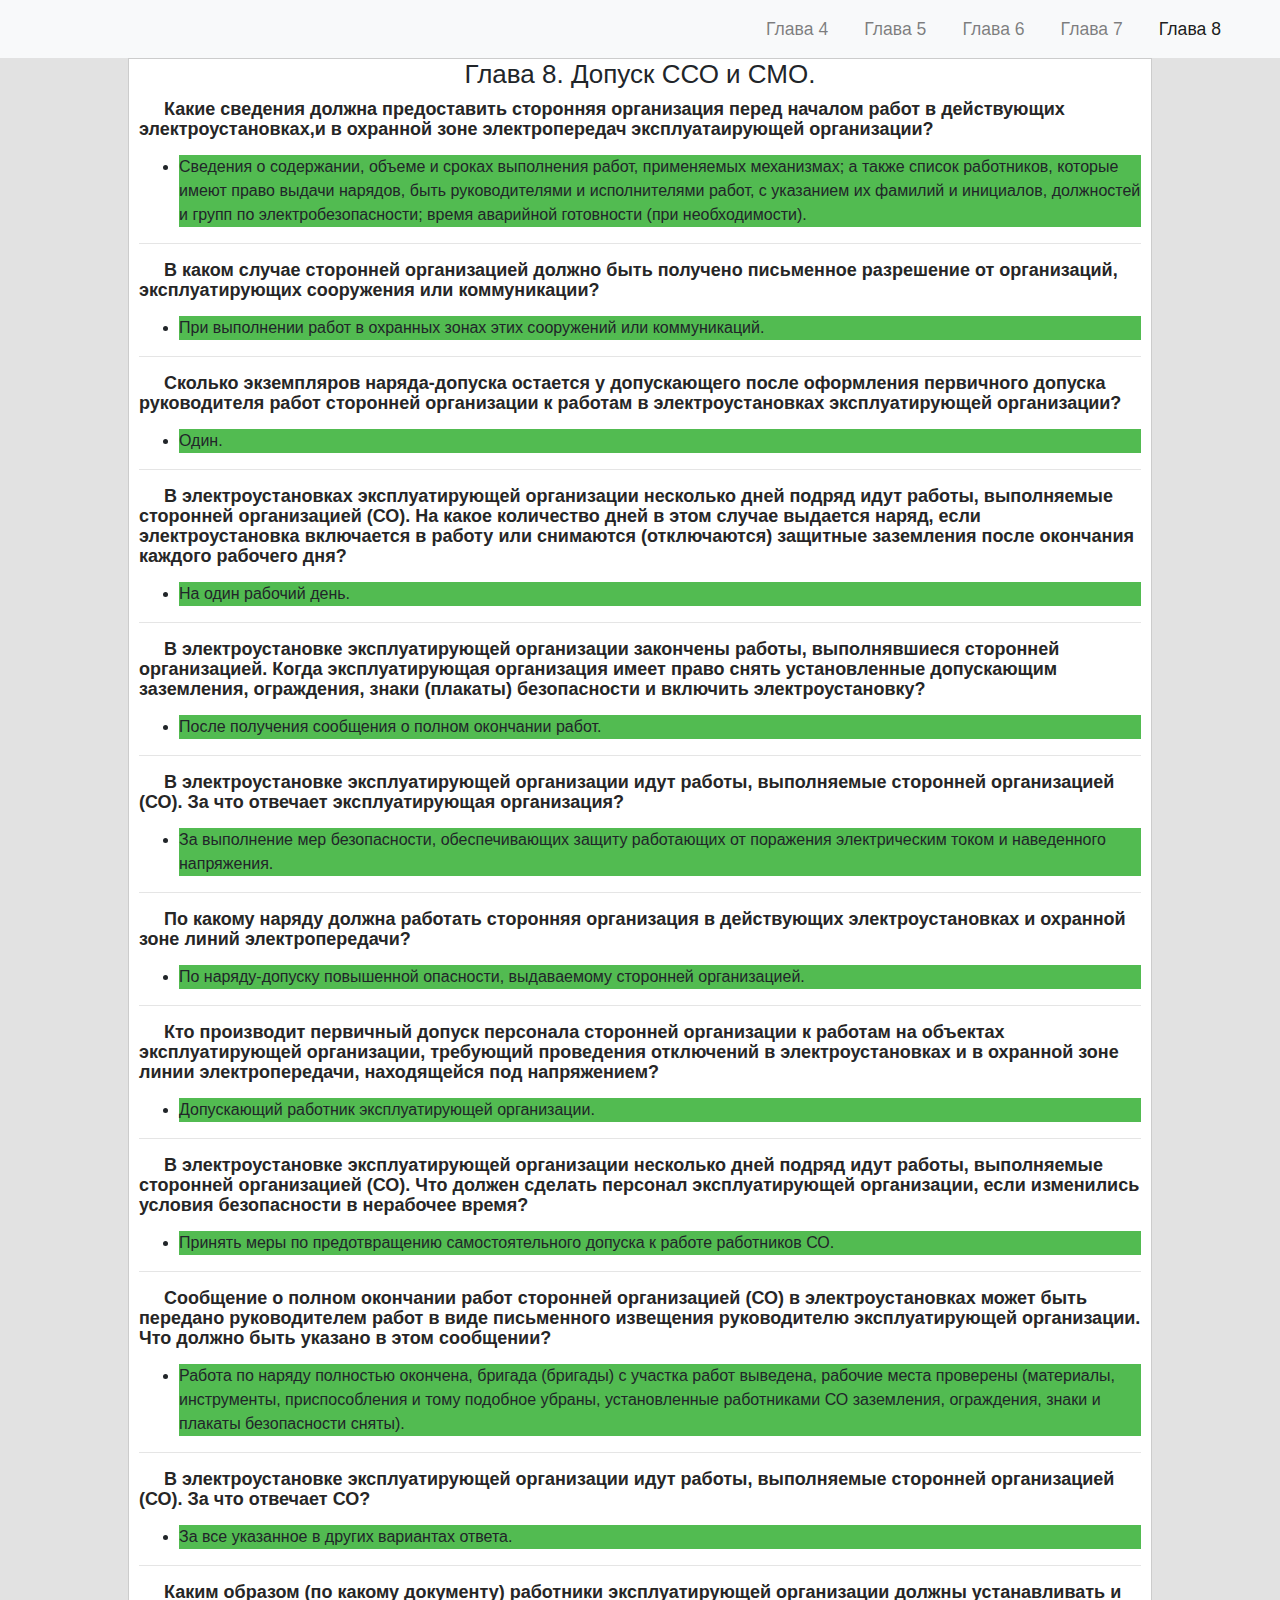
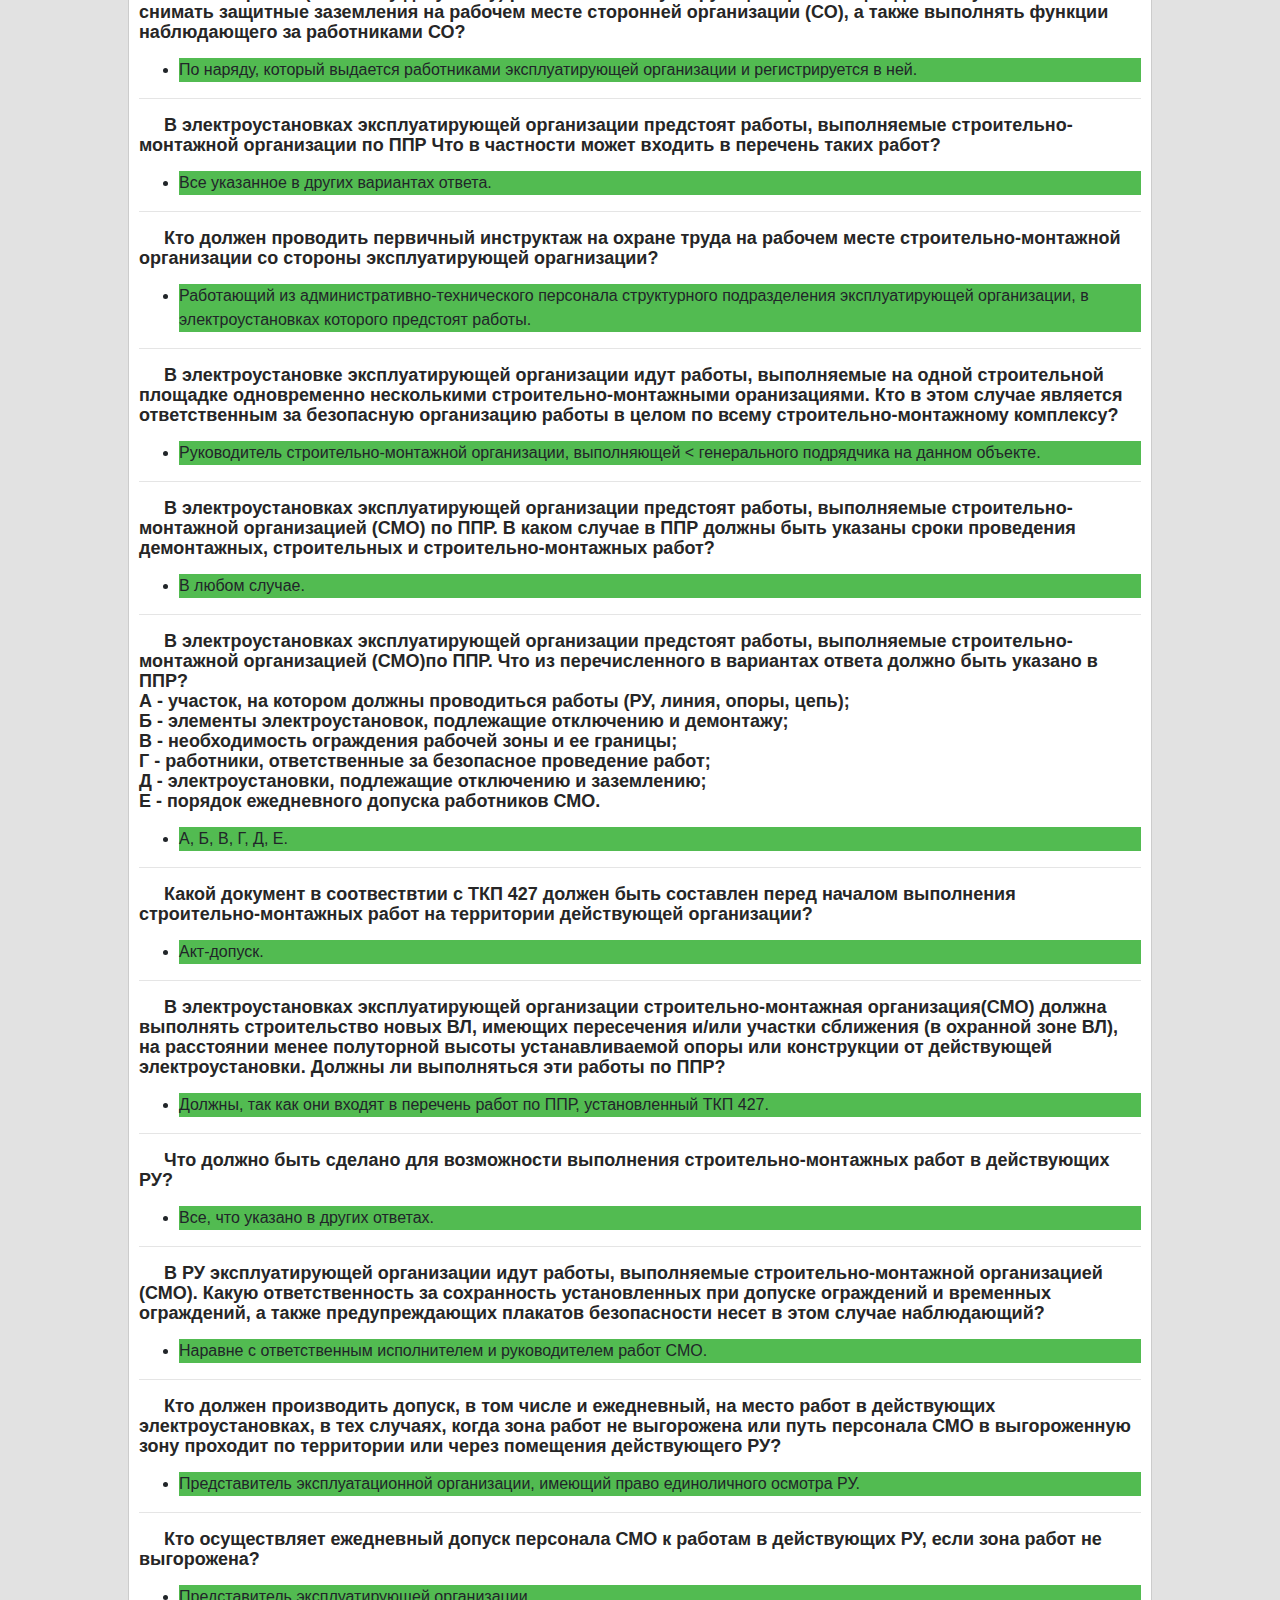
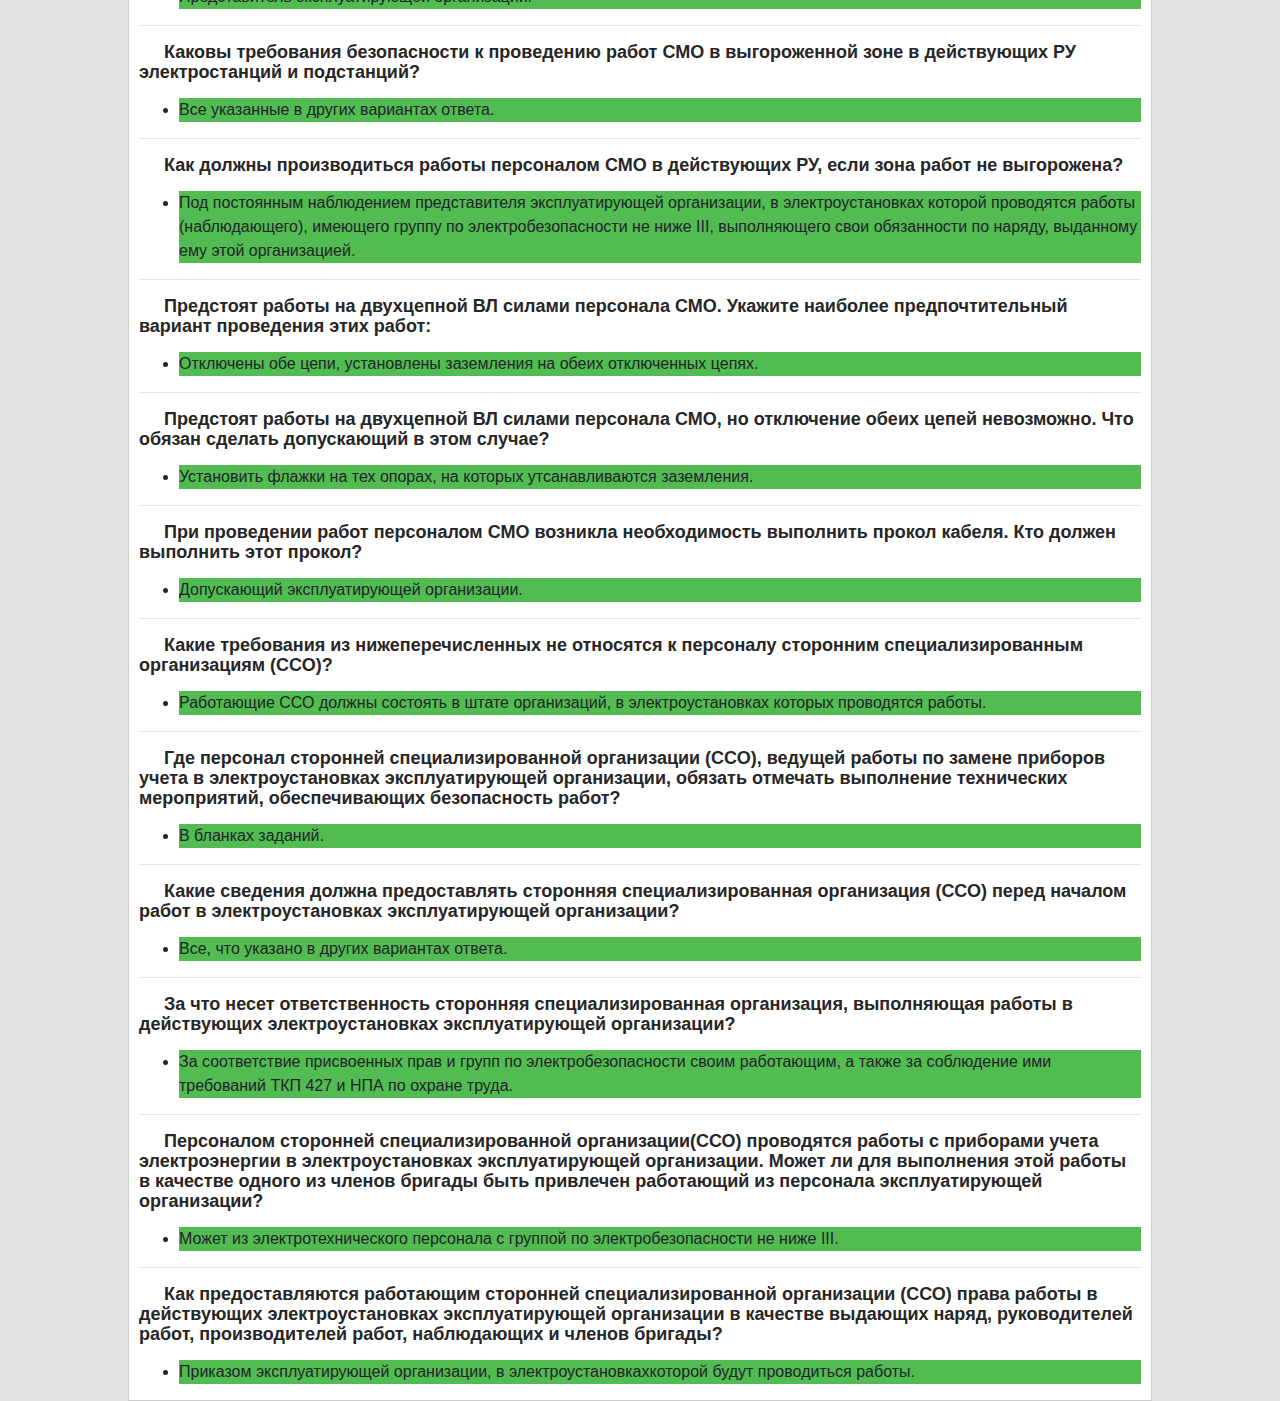
<file: tkp_8.html>
<!DOCTYPE html>
<html lang="ru">
<head>
  <meta charset="UTF-8">
  <meta name="viewport" content="width=device-width, initial-scale=1.0">
  <meta http-equiv="X-UA-Compatible" content="ie=edge">
  <link rel="stylesheet" href="https://stackpath.bootstrapcdn.com/bootstrap/4.4.1/css/bootstrap.min.css">
  <script src="https://code.jquery.com/jquery-3.4.1.slim.min.js" integrity="sha384-J6qa4849blE2+poT4WnyKhv5vZF5SrPo0iEjwBvKU7imGFAV0wwj1yYfoRSJoZ+n" crossorigin="anonymous"></script>
  <script src="https://cdn.jsdelivr.net/npm/popper.js@1.16.0/dist/umd/popper.min.js" integrity="sha384-Q6E9RHvbIyZFJoft+2mJbHaEWldlvI9IOYy5n3zV9zzTtmI3UksdQRVvoxMfooAo" crossorigin="anonymous"></script>
  <script src="https://stackpath.bootstrapcdn.com/bootstrap/4.4.1/js/bootstrap.min.js" integrity="sha384-wfSDF2E50Y2D1uUdj0O3uMBJnjuUD4Ih7YwaYd1iqfktj0Uod8GCExl3Og8ifwB6" crossorigin="anonymous"></script>
  <link rel="stylesheet" href="style.css" type="text/css">
  <title>ТКП-427</title>
</head>
<body>
  <nav class="navbar navbar-expand-lg navbar-light bg-light sticky-top">
  	<div class="container-fluid">
  		<button class="navbar-toggler" type="button" data-toggle="collapse" data-target="#navbarResponsive">
  			<span class="navbar-toggler-icon"></span>
  		</button>
  		<div class="collapse navbar-collapse" id="navbarResponsive">
  			<ul class="navbar-nav ml-auto">
  				<li class="nav-item">
  					<a href="index.html" class="nav-link">Глава 4</a>
  				</li>
  				<li class="nav-item">
  					<a href="tkp_5.html" class="nav-link">Глава 5</a>
  				</li>
  				<li class="nav-item">
  					<a href="tkp_6.html" class="nav-link">Глава 6</a>
  				</li>
          <li class="nav-item">
            <a href="tkp_7.html" class="nav-link">Глава 7</a>
          </li>          
  				<li class="nav-item">
  					<a href="tkp_8.html" class="nav-link active">Глава 8</a>
  				</li>  				 				  				
  			</ul>
  		</div>
  	</div>
  </nav>	
  <div class="body">
    <h2>Глава 8. Допуск ССО и СМО.</h2>
    <div class="question">
      <p>Какие сведения должна предоставить сторонняя организация перед началом работ в действующих электроустановках,и в охранной зоне электропередач эксплуатаирующей организации?</p>
      <ul>
        <li class='true_answer'>Сведения о содержании, объеме и сроках выполнения работ, применяемых механизмах; а также список работников, которые имеют право выдачи нарядов, быть руководителями и исполнителями работ, с указанием их фамилий и инициалов, должностей и групп по электробезопасности; время аварийной готовности (при необходимости).</li>
      </ul>
    </div>
    <hr>
    <div class="question">
      <p>В каком случае сторонней организацией должно быть получено письменное разрешение от организаций, эксплуатирующих сооружения или коммуникации?</p>
      <ul>
        <li class='true_answer'>При выполнении работ в охранных зонах этих сооружений или коммуникаций.</li>
      </ul>
    </div>
    <hr>
    <div class="question">
      <p>Сколько экземпляров наряда-допуска остается у допускающего после оформления первичного допуска руководителя работ сторонней организации к работам в электроустановках эксплуатирующей организации?</p>
      <ul>
        <li class='true_answer'>Один.</li>
      </ul>
    </div>
    <hr>
    <div class="question">
      <p>В электроустановках эксплуатирующей организации несколько дней подряд идут работы, выполняемые сторонней организацией (СО). На какое количество дней в этом случае выдается наряд, если электроустановка включается в работу или снимаются (отключаются) защитные заземления после окончания каждого рабочего дня?</p>
      <ul>
        <li class='true_answer'>На один рабочий день.</li>
      </ul>
    </div>
    <hr>
    <div class="question">
      <p>В электроустановке эксплуатирующей организации закончены работы, выполнявшиеся сторонней организацией. Когда эксплуатирующая организация имеет право снять установленные допускающим заземления, ограждения, знаки (плакаты) безопасности и включить электроустановку?</p>
      <ul>
        <li class='true_answer'>После получения сообщения о полном окончании работ.</li>
      </ul>
    </div>
    <hr>
    <div class="question">
      <p>В электроустановке эксплуатирующей организации идут работы, выполняемые сторонней организацией (СО). За что отвечает эксплуатирующая организация?</p>
      <ul>
        <li class='true_answer'>За выполнение мер безопасности, обеспечивающих защиту работающих от поражения электрическим током и наведенного напряжения.</li>
      </ul>
    </div>
    <hr>
    <div class="question">
      <p>По какому наряду должна работать сторонняя организация в действующих электроустановках и охранной зоне линий электропередачи?</p>
      <ul>
        <li class='true_answer'>По наряду-допуску повышенной опасности, выдаваемому сторонней организацией.</li>
      </ul>
    </div>
    <hr>
    <div class="question">
      <p>Кто производит первичный допуск персонала сторонней организации к работам на объектах эксплуатирующей организации, требующий проведения отключений в электроустановках и в охранной зоне линии электропередачи, находящейся под напряжением?</p>
      <ul>
        <li class='true_answer'>Допускающий работник эксплуатирующей организации.</li>
      </ul>
    </div>
    <hr>
    <div class="question">
      <p>В электроустановке эксплуатирующей организации несколько дней подряд идут работы, выполняемые сторонней организацией (СО). Что должен сделать персонал эксплуатирующей организации, если изменились условия безопасности в нерабочее время?</p>
      <ul>
        <li class='true_answer'>Принять меры по предотвращению самостоятельного допуска к работе работников СО.</li>
      </ul>
    </div>
    <hr>
    <div class="question">
      <p>Сообщение о полном окончании работ сторонней организацией (СО) в электроустановках может быть передано руководителем работ в виде письменного извещения руководителю эксплуатирующей организации. Что должно быть указано в этом сообщении?</p>
      <ul>
        <li class='true_answer'>Работа по наряду полностью окончена, бригада (бригады) с участка работ выведена, рабочие места проверены (материалы, инструменты, приспособления и тому подобное убраны, установленные работниками СО заземления, ограждения, знаки и плакаты безопасности сняты).</li>
      </ul>
    </div>
    <hr>
    <div class="question">
      <p>В электроустановке эксплуатирующей организации идут работы, выполняемые сторонней организацией (СО). За что отвечает СО?</p>
      <ul>
        <li class='true_answer'>За все указанное в других вариантах ответа.</li>
      </ul>
    </div>
    <hr>
    <div class="question">
      <p>Каким образом (по какому документу) работники эксплуатирующей организации должны устанавливать и снимать защитные заземления на рабочем месте сторонней организации (СО), а также выполнять функции наблюдающего за работниками СО?</p>
      <ul>
        <li class='true_answer'>По наряду, который выдается работниками эксплуатирующей организации и регистрируется в ней.</li>
      </ul>
    </div>
    <hr>
    <div class="question">
      <p>В электроустановках эксплуатирующей организации предстоят работы, выполняемые строительно-монтажной организации по ППР Что в частности может входить в перечень таких работ?</p>
      <ul>
        <li class='true_answer'>Все указанное в других вариантах ответа.</li>
      </ul>
    </div>
    <hr>
    <div class="question">
      <p>Кто должен проводить первичный инструктаж на охране труда на рабочем месте строительно-монтажной организации со стороны эксплуатирующей орагнизации?</p>
      <ul>
        <li class='true_answer'>Работающий из административно-технического персонала структурного подразделения эксплуатирующей организации, в электроустановках которого предстоят работы.</li>
      </ul>
    </div>
    <hr>
    <div class="question">
      <p>В электроустановке эксплуатирующей организации идут работы, выполняемые на одной строительной площадке одновременно несколькими строительно-монтажными оранизациями. Кто в этом случае является ответственным за безопасную организацию работы в целом по всему строительно-монтажному комплексу?</p>
      <ul>
        <li class='true_answer'>Руководитель строительно-монтажной организации, выполняющей < генерального подрядчика на данном объекте.</li>
      </ul>
    </div>
    <hr>
    <div class="question">
      <p>В электроустановках эксплуатирующей организации предстоят работы, выполняемые строительно-монтажной организацией (СМО) по ППР. В каком случае в ППР должны быть указаны сроки проведения демонтажных, строительных и строительно-монтажных работ?</p>
      <ul>
        <li class='true_answer'>В любом случае.</li>
      </ul>
    </div>
    <hr>
    <div class="question">
      <p>В электроустановках эксплуатирующей организации предстоят работы, выполняемые строительно-монтажной организацией (СМО)по ППР.
Что из перечисленного в вариантах ответа должно быть указано в ППР?
<br>А - участок, на котором должны проводиться работы (РУ, линия, опоры, цепь); <br>Б - элементы электроустановок, подлежащие отключению и демонтажу; <br>В - необходимость ограждения рабочей зоны и ее границы; <br>Г - работники, ответственные за безопасное проведение работ; <br>Д - электроустановки, подлежащие отключению и заземлению; <br>Е - порядок ежедневного допуска работников СМО.</p>
      <ul>
        <li class='true_answer'>А, Б, В, Г, Д, Е.</li>
      </ul>
    </div>
    <hr>
    <div class="question">
      <p>Какой документ в соотвествтии с ТКП 427 должен быть составлен перед началом выполнения строительно-монтажных работ на территории действующей организации?</p>
      <ul>
        <li class='true_answer'>Акт-допуск.</li>
      </ul>
    </div>
    <hr>
    <div class="question">
      <p>В электроустановках эксплуатирующей организации строительно-монтажная организация(СМО) должна выполнять строительство новых ВЛ, имеющих пересечения и/или участки сближения (в охранной зоне ВЛ), на расстоянии менее полуторной высоты устанавливаемой опоры или конструкции от действующей электроустановки. Должны ли выполняться эти работы по ППР?</p>
      <ul>
        <li class='true_answer'>Должны, так как они входят в перечень работ по ППР, установленный ТКП 427.</li>
      </ul>
    </div>
    <hr>
    <div class="question">
      <p>Что должно быть сделано для возможности выполнения строительно-монтажных работ в действующих РУ?</p>
      <ul>
        <li class='true_answer'>Все, что указано в других ответах.</li>
      </ul>
    </div>
    <hr>
    <div class="question">
      <p>В РУ эксплуатирующей организации идут работы, выполняемые строительно-монтажной организацией (СМО). Какую ответственность за сохранность установленных при допуске ограждений и временных ограждений, а также предупреждающих плакатов безопасности несет в этом случае наблюдающий?</p>
      <ul>
        <li class='true_answer'>Наравне с ответственным исполнителем и руководителем работ СМО.</li>
      </ul>
    </div>
    <hr>
    <div class="question">
      <p>Кто должен производить допуск, в том числе и ежедневный, на место работ в действующих электроустановках, в тех случаях, когда зона работ не выгорожена или путь персонала СМО в выгороженную зону проходит по территории или через помещения действующего РУ?</p>
      <ul>
        <li class='true_answer'>Представитель эксплуатационной организации, имеющий право единоличного осмотра РУ.</li>
      </ul>
    </div>
    <hr>
    <div class="question">
      <p>Кто осуществляет ежедневный допуск персонала СМО к работам в действующих РУ, если зона работ не выгорожена?</p>
      <ul>
        <li class='true_answer'>Представитель эксплуатирующей организации.</li>
      </ul>
    </div>
    <hr>
    <div class="question">
      <p>Каковы требования безопасности к проведению работ СМО в выгороженной зоне в действующих РУ электростанций и подстанций?</p>
      <ul>
        <li class='true_answer'>Все указанные в других вариантах ответа.</li>
      </ul>
    </div>
    <hr>
    <div class="question">
      <p>Как должны производиться работы персоналом СМО в действующих РУ, если зона работ не выгорожена?</p>
      <ul>
        <li class='true_answer'>Под постоянным наблюдением представителя эксплуатирующей организации, в электроустановках которой проводятся работы (наблюдающего), имеющего группу по электробезопасности не ниже III, выполняющего свои обязанности по наряду, выданному ему этой организацией.</li>
      </ul>
    </div>
    <hr>
    <div class="question">
      <p>Предстоят работы на двухцепной ВЛ силами персонала СМО. Укажите наиболее предпочтительный вариант проведения этих работ:</p>
      <ul>
        <li class='true_answer'>Отключены обе цепи, установлены заземления на обеих отключенных цепях.</li>
      </ul>
    </div>
    <hr>
    <div class="question">
      <p>Предстоят работы на двухцепной ВЛ силами персонала СМО, но отключение обеих цепей невозможно. Что обязан сделать допускающий в этом случае?</p>
      <ul>
        <li class='true_answer'>Установить флажки на тех опорах, на которых утсанавливаются заземления.</li>
      </ul>
    </div>
    <hr>
    <div class="question">
      <p>При проведении работ персоналом СМО возникла необходимость выполнить прокол кабеля. Кто должен выполнить этот прокол?</p>
      <ul>
        <li class='true_answer'>Допускающий эксплуатирующей организации.</li>
      </ul>
    </div>
    <hr>
    <div class="question">
      <p>Какие требования из нижеперечисленных не относятся к персоналу сторонним специализированным организациям (ССО)?</p>
      <ul>
        <li class='true_answer'>Работающие ССО должны состоять в штате организаций, в электроустановках которых проводятся работы.</li>
      </ul>
    </div>
    <hr>
    <div class="question">
      <p>Где персонал сторонней специализированной организации (ССО), ведущей работы по замене приборов учета в электроустановках эксплуатирующей организации, обязать отмечать выполнение технических мероприятий, обеспечивающих безопасность работ?</p>
      <ul>
        <li class='true_answer'>В бланках заданий.</li>
      </ul>
    </div>
    <hr>
    <div class="question">
      <p>Какие сведения должна предоставлять сторонняя специализированная организация (ССО) перед началом работ в электроустановках эксплуатирующей организации?</p>
      <ul>
        <li class='true_answer'>Все, что указано в других вариантах ответа.</li>
      </ul>
    </div>
    <hr>
    <div class="question">
      <p>За что несет ответственность сторонняя специализированная организация, выполняющая работы в действующих электроустановках эксплуатирующей организации?</p>
      <ul>
        <li class='true_answer'>За соответствие присвоенных прав и групп по электробезопасности своим работающим, а также за соблюдение ими требований ТКП 427 и НПА по охране труда.</li>
      </ul>
    </div>
    <hr>
    <div class="question">
      <p>Персоналом сторонней специализированной организации(ССО) проводятся работы с приборами учета электроэнергии в электроустановках эксплуатирующей организации. Может ли для выполнения этой работы в качестве одного из членов бригады быть привлечен работающий из персонала эксплуатирующей организации?</p>
      <ul>
        <li class='true_answer'>Может из электротехнического персонала с группой по электробезопасности не ниже III.</li>
      </ul>
    </div>
    <hr>
    <div class="question">
      <p>Как предоставляются работающим сторонней специализированной организации (ССО) права работы в действующих электроустановках эксплуатирующей организации в качестве выдающих наряд, руководителей работ, производителей работ, наблюдающих и членов бригады?</p>
      <ul>
        <li class='true_answer'>Приказом эксплуатирующей организации, в электроустановкахкоторой будут проводиться работы.</li>
      </ul>
    </div>

  </div>

</body>
</html>
</file>
<file: style.css>
body {
  font-family: Arial, Verdana, sans-serif;
  background-color: #e2e2e2;
}

.navbar-nav li {
  padding-right: 20px;
}

.nav-link {
  font-size: 1.1em !important
}

.body {
  width: 80%;
  padding: 0 10px;
  border: 1px solid #ccc;
  margin: 0 auto;
  background-color: #fff;
}

h2 {
  font-size: 26px;
  text-align: center;
}

p {
  color: #262626;
  font-size: 18px;
  font-weight: bold;
  text-indent: 25px;
  line-height: 20px;
 }

 li {
   font-size: 16px;
   line-height: 1.5;
 }

.true_answer {
  background-color: #52bb51;
}

p, li {
  text-align: left;
}
</file>
